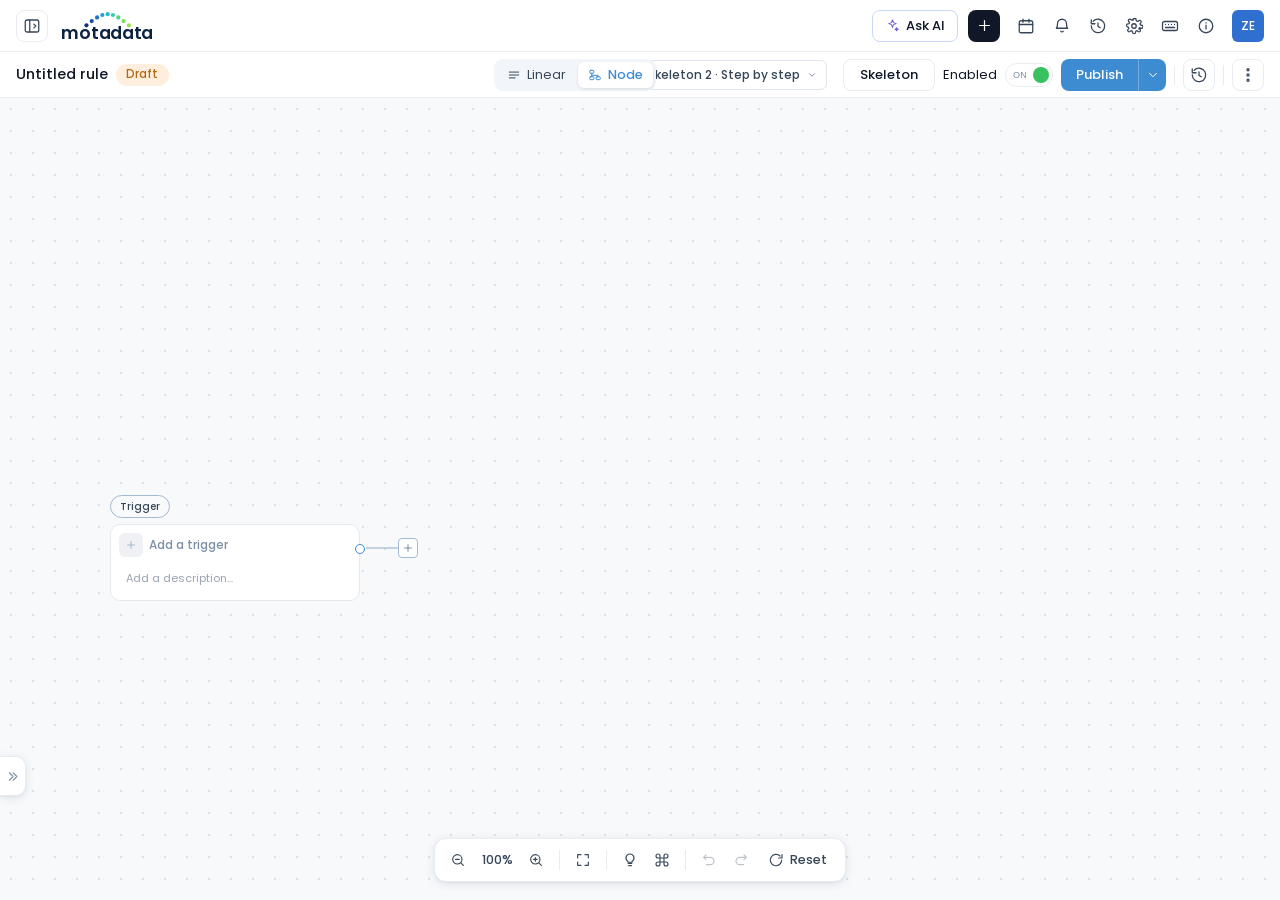
<file: index.html>
<!DOCTYPE html>
<html lang="en">
<head>
<meta charset="UTF-8">
<meta name="viewport" content="width=device-width, initial-scale=1.0">
<title>Motadata Workflow Builder</title>
<!-- GitHub Pages serves index.html by default; the prototype lives in
     workflow-canvas.html, which stays the canonical file name. -->
<meta http-equiv="refresh" content="0; url=workflow-canvas.html">
<link rel="canonical" href="workflow-canvas.html">
<style>
  body{
    margin:0;height:100vh;display:flex;align-items:center;justify-content:center;
    font-family:-apple-system,BlinkMacSystemFont,'Segoe UI',sans-serif;
    background:#f7f9fb;color:#364658;
  }
  a{color:#3d8bd0;}
</style>
</head>
<body>
  <p>Opening the workflow builder… <a href="workflow-canvas.html">continue</a></p>
  <script>location.replace('workflow-canvas.html');</script>
</body>
</html>
</file>
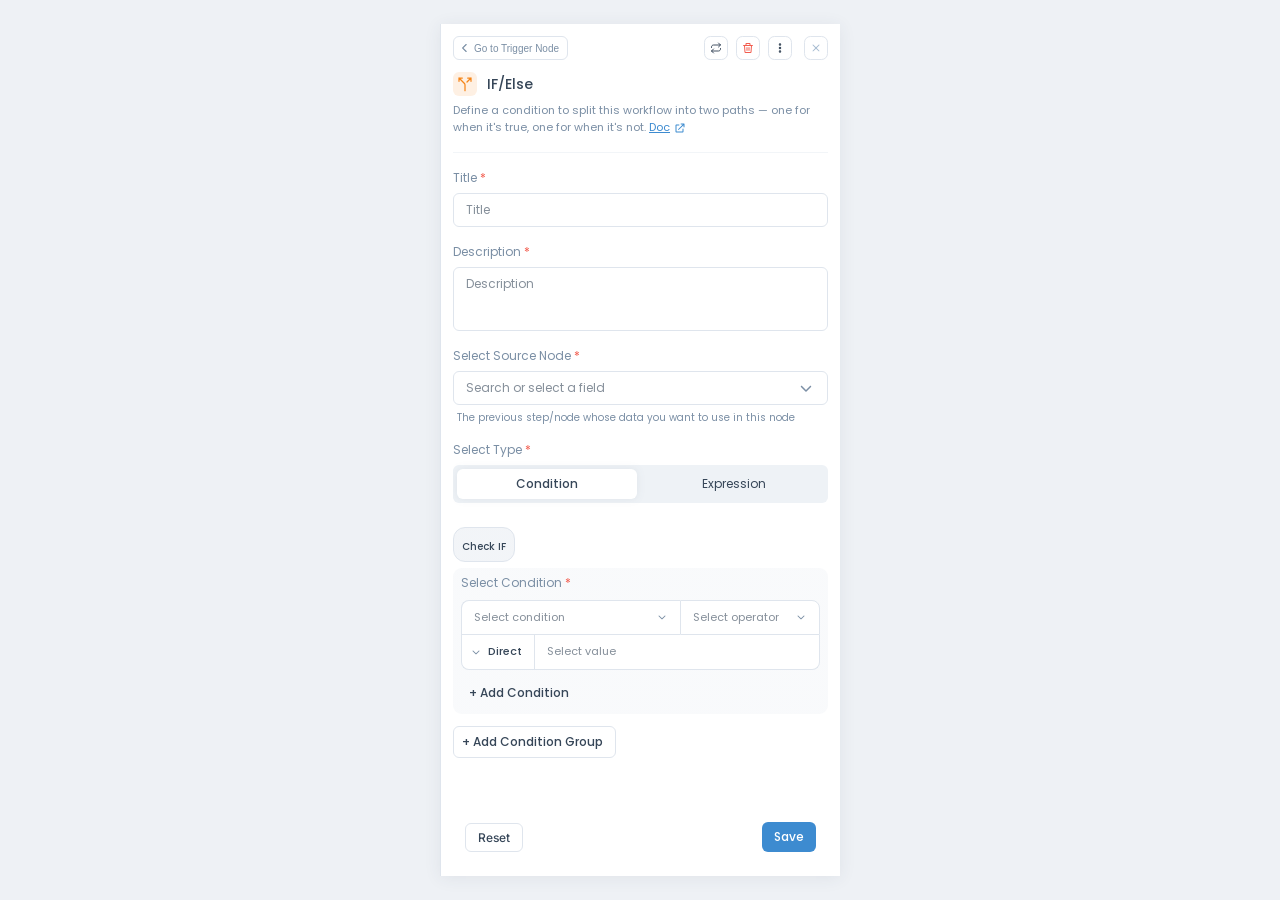
<file: ifelse-config-sidebar.html>
<!DOCTYPE html>
<html lang="en">
<head>
<meta charset="UTF-8">
<meta name="viewport" content="width=device-width, initial-scale=1.0">
<title>IF/Else Node Configuration Sidebar</title>
<link rel="preconnect" href="https://fonts.googleapis.com">
<link rel="preconnect" href="https://fonts.gstatic.com" crossorigin>
<link href="https://fonts.googleapis.com/css2?family=Poppins:wght@400;500&family=Inter:wght@500&display=swap" rel="stylesheet">
<style>
  :root{
    --page-text:#364658;
    --gray-label:#7b8fa5;
    --border:#dfe5ed;
    --light-border:rgba(223,229,237,.4);
    --grid-hover:rgba(223,229,237,.2);
    --primary:#3d8bd0;
    --critical:#f25c4e;
    --major:#f58518;
    --major-bg:rgba(245,133,24,.12);
    --switch-bg:#eef2f6;
    --neutral-darker:#14212d;
    --white:#fff;
  }
  *{box-sizing:border-box;margin:0;padding:0;}
  html,body{height:100%;}
  body{
    font-family:'Poppins',-apple-system,BlinkMacSystemFont,'Segoe UI',sans-serif;
    background:#eef1f5;
    display:flex;justify-content:center;align-items:flex-start;
    padding:24px;min-height:100vh;
  }

  /* ---- Sidebar shell ---- */
  .sidebar{
    width:400px;
    height:calc(100vh - 48px);
    max-height:940px;
    background:var(--white);
    border-left:1px solid var(--border);
    box-shadow:0 2px 16px rgba(54,70,88,.08);
    display:flex;flex-direction:column;overflow:hidden;
  }
  .cfg-container{flex:1 1 0;min-height:0;display:flex;flex-direction:column;padding:12px;}
  .cfg-inner{flex:1 1 0;min-height:0;display:flex;flex-direction:column;gap:16px;}

  /* small square icon button with border */
  .hover-box{
    width:24px;height:24px;border:.8px solid var(--border);border-radius:6.4px;
    display:flex;align-items:center;justify-content:center;
    background:none;cursor:pointer;flex-shrink:0;transition:background .15s;
  }
  .hover-box:hover{background:var(--grid-hover);}
  .hover-box img{width:12.8px;height:12.8px;display:block;}

  /* ---- Header block (fixed) ---- */
  .cfg-head{
    display:flex;flex-direction:column;gap:12px;
    padding-bottom:16px;border-bottom:1px solid var(--light-border);
    flex-shrink:0;
  }
  .cfg-topbar{display:flex;align-items:center;justify-content:space-between;gap:12px;}
  .cfg-topbar-left{flex:1 1 0;min-width:0;display:flex;align-items:center;justify-content:space-between;}
  .goto-pill{
    display:flex;align-items:center;gap:2px;
    border:1px solid var(--border);border-radius:6px;
    padding:4px 8px 4px 4px;background:none;cursor:pointer;flex-shrink:0;
  }
  .goto-pill img{width:14px;height:14px;display:block;transform:rotate(90deg);}
  .goto-pill span{font-size:10px;font-weight:500;color:var(--gray-label);white-space:nowrap;}
  .cfg-actions{display:flex;align-items:center;gap:8px;flex-shrink:0;}

  .cfg-node-title{display:flex;align-items:center;gap:10px;}
  .cfg-node-badge{
    width:24px;height:24px;border-radius:6px;background:var(--major-bg);
    display:flex;align-items:center;justify-content:center;flex-shrink:0;
  }
  .cfg-node-badge img{width:16px;height:16px;display:block;}
  .cfg-node-name{font-size:14px;font-weight:500;color:var(--page-text);}
  .cfg-desc{
    font-size:11px;font-weight:400;color:var(--gray-label);line-height:normal;
  }
  .cfg-desc a{color:var(--primary);text-decoration:underline;cursor:pointer;}
  .cfg-doc{display:inline-flex;align-items:center;gap:4px;white-space:nowrap;}
  .cfg-doc img{width:12px;height:12px;display:inline-block;vertical-align:middle;}

  /* ---- Scroll region ---- */
  .cfg-scroll{
    flex:1 1 0;min-height:0;overflow-y:auto;overflow-x:hidden;
    display:flex;flex-direction:column;gap:24px;width:100%;
  }
  .cfg-scroll::-webkit-scrollbar{width:6px;}
  .cfg-scroll::-webkit-scrollbar-thumb{background:var(--border);border-radius:3px;}

  /* ---- Form fields ---- */
  .cfg-form{display:flex;flex-direction:column;gap:16px;width:100%;}
  .field{display:flex;flex-direction:column;gap:6px;width:100%;}
  .field-label{font-size:12px;font-weight:400;color:var(--gray-label);}
  .field-label .req{color:var(--critical);}
  .field-help{font-size:10px;font-weight:400;color:var(--gray-label);padding:0 4px;line-height:1.36;}

  .input-box{
    background:var(--white);border:1px solid var(--border);border-radius:6px;
    padding:4px 12px;display:flex;align-items:center;gap:4px;width:100%;min-height:30px;
  }
  .input-box .ph{font-size:12px;color:var(--page-text);opacity:.6;padding:3px 0;}
  .input-box.textarea{height:64px;align-items:flex-start;}
  .input-box.textarea .ph{padding-top:3px;}
  .input-box img{width:18px;height:18px;display:block;flex-shrink:0;}
  .input-box .grow{flex:1 1 0;min-width:0;}
  .input-box.select{cursor:pointer;}

  /* Switch tabs */
  .switch-tabs{
    display:flex;gap:8px;align-items:center;padding:4px;width:100%;
    background:var(--switch-bg);border-radius:6px;
  }
  .switch-tab{
    flex:1 1 0;min-width:0;display:flex;align-items:center;justify-content:center;gap:4px;
    padding:6px 12px;border-radius:6px;border:none;background:none;cursor:pointer;
    font-family:inherit;font-size:12px;color:var(--page-text);font-weight:400;
  }
  .switch-tab.active{background:var(--white);font-weight:500;filter:drop-shadow(0 0 4px rgba(54,70,88,.08));}

  /* ---- Condition builder ---- */
  .cond-builder{display:flex;flex-direction:column;gap:12px;width:100%;}
  .cond-group{display:flex;flex-direction:column;gap:6px;width:100%;}
  .check-if-chip{
    align-self:flex-start;
    border:1px solid var(--border);border-radius:12px;padding:4px 8px;
    background:linear-gradient(90deg,rgba(223,229,237,.4),rgba(223,229,237,.4)),linear-gradient(90deg,#fff,#fff);
  }
  .check-if-chip span{font-size:10px;font-weight:500;color:var(--page-text);}
  .cond-card{
    display:flex;flex-direction:column;gap:8px;
    padding:6px 8px;border-radius:9px;
    background:linear-gradient(90deg,rgba(223,229,237,.2),rgba(223,229,237,.2)),linear-gradient(90deg,#fff,#fff);
  }
  .cond-card-title{font-size:12px;font-weight:400;color:var(--gray-label);}
  .cond-card-title .req{color:var(--critical);}

  .cond-grid{display:flex;flex-direction:column;width:360px;max-width:100%;}
  .cond-row{display:flex;width:100%;}
  .cell{
    background:var(--white);border:1px solid var(--border);
    height:35px;display:flex;align-items:center;padding:4px 12px;
    font-size:11px;color:var(--page-text);
  }
  .cell .ph{opacity:.6;font-weight:400;white-space:nowrap;}
  .cell .val{font-weight:500;white-space:nowrap;}
  .cell img{width:12px;height:12px;display:block;flex-shrink:0;}
  .cell.grow{flex:1 1 0;min-width:0;justify-content:space-between;gap:6px;}
  /* remove double borders between adjacent cells */
  .cell-condition{flex:1 1 0;min-width:0;border-radius:8px 0 0 0;border-right:none;justify-content:space-between;gap:6px;}
  .cell-operator{border-radius:0 8px 0 0;justify-content:space-between;gap:6px;width:140px;}
  .cell-direct{border-radius:0 0 0 8px;border-top:none;border-right:none;gap:6px;padding-left:8px;cursor:pointer;}
  .cell-value{flex:1 1 0;min-width:0;border-radius:0 0 8px 0;border-top:none;}

  .add-cond{
    align-self:flex-start;background:none;border:none;cursor:pointer;
    padding:6px 8px;border-radius:6px;
    font-family:inherit;font-size:12px;font-weight:500;color:var(--page-text);
  }
  .add-cond:hover{background:var(--grid-hover);}
  .add-cond-group{
    align-self:flex-start;
    border:1px solid var(--border);border-radius:6px;background:none;cursor:pointer;
    padding:6px 12px 6px 8px;
    font-family:inherit;font-size:12px;font-weight:500;color:var(--page-text);
  }
  .add-cond-group:hover{background:var(--grid-hover);}

  /* ---- Next Node Selection ---- */
  .next-node{display:flex;flex-direction:column;gap:12px;padding-top:18px;width:100%;}
  .next-node-head{display:flex;flex-direction:column;gap:4px;}
  .next-node-head h3{font-size:13px;font-weight:500;color:var(--neutral-darker);}
  .next-node-head p{font-size:11px;font-weight:400;color:var(--gray-label);}

  .nns-tree{position:relative;width:100%;height:180px;}
  .nns-marker{
    position:absolute;left:0;top:0;
    border:1px solid var(--border);border-radius:6px;padding:6px;
    background:var(--white);
  }
  .nns-marker-badge{
    width:20px;height:20px;border-radius:4px;background:var(--major-bg);
    display:flex;align-items:center;justify-content:center;
  }
  .nns-marker-badge img{width:10.667px;height:10.667px;display:block;transform:scaleY(-1) rotate(180deg);}
  .nns-connector{position:absolute;left:15px;top:20px;width:24.254px;height:89.652px;}
  .nns-connector img{width:100%;height:100%;display:block;}

  .nns-branch{
    position:absolute;left:56px;width:320px;max-width:calc(100% - 56px);
    background:var(--grid-hover);border-radius:8px;padding:8px;
    display:flex;flex-direction:column;gap:6px;
  }
  .nns-branch.if{top:4px;}
  .nns-branch.els{top:96px;}
  .nns-branch-label{font-size:11.5px;font-weight:400;color:var(--page-text);}
  .nns-add{
    display:flex;align-items:center;gap:4px;width:100%;
    background:var(--white);border:1px dashed var(--border);border-radius:6px;
    padding:4px 12px 4px 8px;cursor:pointer;text-decoration:none;
  }
  .nns-add img{width:18px;height:18px;display:block;flex-shrink:0;}
  .nns-add span{font-size:12px;color:var(--page-text);opacity:.6;}

  /* ---- Footer ---- */
  .cfg-footer{
    display:flex;align-items:center;justify-content:space-between;
    padding:12px;flex-shrink:0;width:100%;
  }
  .btn-reset{
    border:1px solid var(--border);border-radius:6px;background:none;cursor:pointer;
    padding:6px 12px;font-family:'Inter',sans-serif;font-size:12px;font-weight:500;color:var(--page-text);
  }
  .btn-save{
    background:var(--primary);border:none;border-radius:6px;cursor:pointer;
    padding:6px 12px;font-family:inherit;font-size:12px;font-weight:500;color:#fff;
  }
</style>
</head>
<body>
  <aside class="sidebar">
    <div class="cfg-container">
      <div class="cfg-inner">

        <!-- Fixed header -->
        <div class="cfg-head">
          <div class="cfg-topbar">
            <div class="cfg-topbar-left">
              <button class="goto-pill">
                <img src="assets/chevron-down.svg" alt="">
                <span>Go to Trigger Node</span>
              </button>
              <div class="cfg-actions">
                <button class="hover-box" aria-label="Repeat"><img src="assets/repeat.svg" alt=""></button>
                <button class="hover-box" aria-label="Delete"><img src="assets/delete.svg" alt=""></button>
                <button class="hover-box" aria-label="More"><img src="assets/more-vertical.svg" alt=""></button>
              </div>
            </div>
            <button class="hover-box" aria-label="Close"><img src="assets/close2.svg" alt=""></button>
          </div>

          <div style="display:flex;flex-direction:column;gap:6px;">
            <div class="cfg-node-title">
              <div class="cfg-node-badge"><img src="assets/split2.svg" alt=""></div>
              <span class="cfg-node-name">IF/Else</span>
            </div>
            <p class="cfg-desc">Define a condition to split this workflow into two paths — one for when it's true, one for when it's not.
              <span class="cfg-doc"><a href="https://docs.motadata.com/serviceops-docs/admin-section/automation/workflow/#purpose-audience-and-scope" target="_blank">Doc</a><img src="assets/open-link.svg" alt=""></span>
            </p>
          </div>
        </div>

        <!-- Scrollable content -->
        <div class="cfg-scroll">

          <!-- Form -->
          <div class="cfg-form">
            <div class="field">
              <div class="field-label">Title <span class="req">*</span></div>
              <div class="input-box"><span class="ph">Title</span></div>
            </div>

            <div class="field">
              <div class="field-label">Description <span class="req">*</span></div>
              <div class="input-box textarea"><span class="ph">Description</span></div>
            </div>

            <div class="field">
              <div class="field-label">Select Source Node <span class="req">*</span></div>
              <div class="input-box select">
                <span class="ph grow">Search or select a field</span>
                <img src="assets/chevron-down2.svg" alt="">
              </div>
              <div class="field-help">The previous step/node whose data you want to use in this node</div>
            </div>

            <div class="field">
              <div class="field-label">Select Type <span class="req">*</span></div>
              <div class="switch-tabs">
                <button class="switch-tab active">Condition</button>
                <button class="switch-tab">Expression</button>
              </div>
            </div>
          </div>

          <!-- Condition builder -->
          <div class="cond-builder">
            <div class="cond-group">
              <div class="check-if-chip"><span>Check IF</span></div>
              <div class="cond-card">
                <div class="cond-card-title">Select Condition <span class="req">*</span></div>
                <div class="cond-grid">
                  <div class="cond-row">
                    <div class="cell cell-condition"><span class="ph">Select condition</span><img src="assets/chevron-down.svg" alt=""></div>
                    <div class="cell cell-operator"><span class="ph">Select operator</span><img src="assets/chevron-down.svg" alt=""></div>
                  </div>
                  <div class="cond-row">
                    <div class="cell cell-direct"><img src="assets/chevron-down.svg" alt=""><span class="val">Direct</span></div>
                    <div class="cell cell-value"><span class="ph">Select value</span></div>
                  </div>
                </div>
                <button class="add-cond">+ Add Condition</button>
              </div>
            </div>
            <button class="add-cond-group">+ Add Condition Group</button>
          </div>

          <!-- Next Node Selection -->
          <div class="next-node">
            <div class="next-node-head">
              <h3>Next Node Selection</h3>
              <p>Pick the next step in your workflow</p>
            </div>
            <div class="nns-tree">
              <div class="nns-marker">
                <div class="nns-marker-badge"><img src="assets/split-next.svg" alt=""></div>
              </div>
              <div class="nns-connector"><img src="assets/branch-connector.svg" alt=""></div>

              <div class="nns-branch if">
                <div class="nns-branch-label">IF</div>
                <a class="nns-add">
                  <img src="assets/plus-square.svg" alt="">
                  <span>Add step when condition is met</span>
                </a>
              </div>

              <div class="nns-branch els">
                <div class="nns-branch-label">Else</div>
                <a class="nns-add">
                  <img src="assets/plus-square.svg" alt="">
                  <span>Add step when condition is not met</span>
                </a>
              </div>
            </div>
          </div>

        </div>

        <!-- Fixed footer -->
        <div class="cfg-footer">
          <button class="btn-reset">Reset</button>
          <button class="btn-save">Save</button>
        </div>

      </div>
    </div>
  </aside>
</body>
</html>
</file>
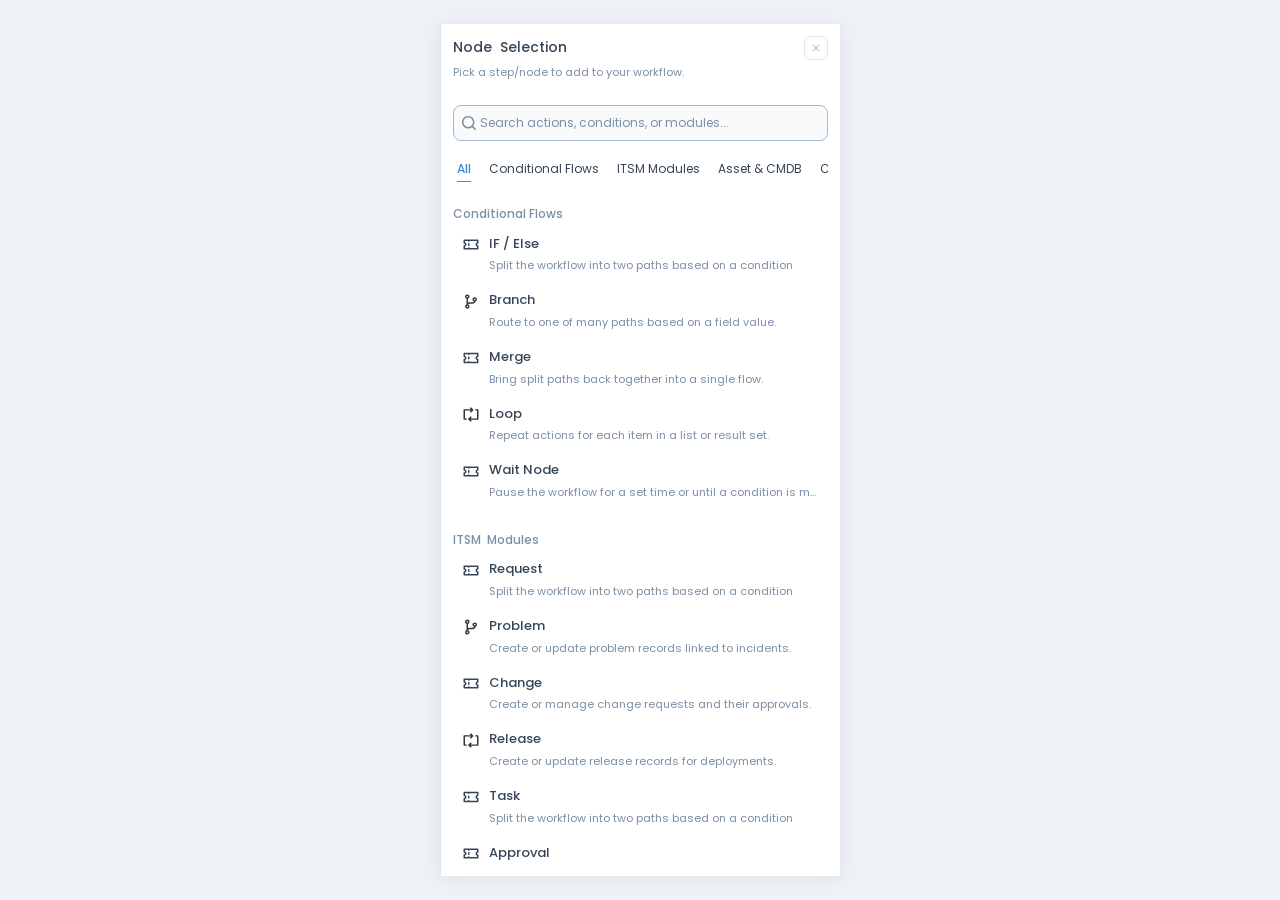
<file: node-selection-sidebar.html>
<!DOCTYPE html>
<html lang="en">
<head>
<meta charset="UTF-8">
<meta name="viewport" content="width=device-width, initial-scale=1.0">
<title>Node Selection Sidebar</title>
<link rel="preconnect" href="https://fonts.googleapis.com">
<link rel="preconnect" href="https://fonts.gstatic.com" crossorigin>
<link href="https://fonts.googleapis.com/css2?family=Poppins:wght@400;500&family=Inter:wght@500&display=swap" rel="stylesheet">
<style>
  :root{
    --page-text:#364658;
    --gray-label:#7b8fa5;
    --border:#dfe5ed;
    --light-border:rgba(223,229,237,.4);
    --grid-hover:rgba(223,229,237,.2);
    --primary:#3d8bd0;
    --light-gray-text:#a5bad0;
    --white:#fff;
  }
  *{box-sizing:border-box;margin:0;padding:0;}
  html,body{height:100%;}
  body{
    font-family:'Poppins',-apple-system,BlinkMacSystemFont,'Segoe UI',sans-serif;
    background:#eef1f5;
    display:flex;
    justify-content:center;
    align-items:flex-start;
    padding:24px;
    min-height:100vh;
  }

  /* ---- Sidebar shell ---- */
  .sidebar{
    width:400px;
    height:calc(100vh - 48px);
    max-height:900px;
    background:var(--white);
    border-left:1px solid var(--border);
    box-shadow:0 2px 16px rgba(54,70,88,.08);
    display:flex;
    flex-direction:column;
    overflow:hidden;
  }
  .ns-container{
    flex:1 1 0;
    min-height:0;
    display:flex;
    flex-direction:column;
    padding:12px;
  }
  .ns-inner{
    flex:1 1 0;
    min-height:0;
    display:flex;
    flex-direction:column;
    gap:24px;
  }

  /* ---- Header ---- */
  .ns-header{display:flex;flex-direction:column;gap:4px;}
  .ns-title-row{display:flex;align-items:center;justify-content:space-between;}
  .ns-title{font-size:14px;font-weight:500;color:var(--page-text);line-height:1.36;}
  .ns-subtitle{font-size:11px;font-weight:400;color:var(--gray-label);}

  .hover-box{
    width:24px;height:24px;
    border:.8px solid var(--border);
    border-radius:6.4px;
    display:flex;align-items:center;justify-content:center;
    background:none;cursor:pointer;flex-shrink:0;
    transition:background .15s;
  }
  .hover-box:hover{background:var(--grid-hover);}
  .hover-box img{width:12.8px;height:12.8px;display:block;}

  /* ---- Body (sticky search/tabs + scroll list) ---- */
  .ns-body{flex:1 1 0;min-height:0;display:flex;flex-direction:column;gap:20px;}
  .ns-sticky{display:flex;flex-direction:column;gap:16px;flex-shrink:0;}

  .search{
    width:100%;
    background:var(--grid-hover);
    border:1px solid var(--light-gray-text);
    border-radius:8px;
    padding:8px;
    display:flex;align-items:center;gap:4px;
    cursor:text;
  }
  .search img{width:14px;height:14px;display:block;flex-shrink:0;}
  .search input{
    border:none;background:none;outline:none;
    flex:1 1 0;min-width:0;
    font-family:inherit;font-size:12px;color:var(--page-text);
  }
  .search input::placeholder{color:var(--gray-label);opacity:1;}

  .tabs{
    display:flex;gap:10px;align-items:stretch;
    overflow-x:auto;
    scrollbar-width:none;
  }
  .tabs::-webkit-scrollbar{display:none;}
  .tab{
    background:none;border:none;cursor:pointer;
    font-family:inherit;font-size:12px;line-height:1.36;
    color:var(--page-text);font-weight:400;
    padding:4px;white-space:nowrap;flex-shrink:0;
    display:flex;flex-direction:column;align-items:center;
  }
  .tab.active{color:var(--primary);font-weight:500;}
  .tab.active::after{
    content:"";display:block;width:100%;height:0;
    border-bottom:1.5px solid var(--primary);
    margin-top:4px;
  }

  /* ---- Scrollable node list ---- */
  .ns-list-scroll{
    flex:1 1 0;min-height:0;
    overflow-y:auto;overflow-x:hidden;
    width:100%;
  }
  .ns-list-scroll::-webkit-scrollbar{width:6px;}
  .ns-list-scroll::-webkit-scrollbar-thumb{background:var(--border);border-radius:3px;}
  .ns-list{display:flex;flex-direction:column;gap:24px;width:100%;}

  .ns-section{display:flex;flex-direction:column;gap:6px;width:100%;}
  .ns-section-title{font-size:12px;font-weight:500;color:var(--gray-label);line-height:1.36;}
  .ns-items{display:flex;flex-direction:column;gap:4px;width:100%;}

  .node-item{
    display:flex;gap:6px;align-items:flex-start;
    padding:6px;border-radius:8px;width:100%;
    cursor:pointer;text-decoration:none;
    transition:background .15s;
  }
  .node-item:hover{background:var(--grid-hover);}
  .node-icon{
    width:24px;height:20px;border-radius:4px;
    display:flex;align-items:center;justify-content:center;
    flex-shrink:0;padding:1px 0;
  }
  .node-icon img{width:17.143px;height:17.143px;display:block;}
  .node-text{display:flex;flex-direction:column;gap:4px;min-width:0;flex:1 1 0;}
  .node-name{font-size:13px;font-weight:500;color:var(--page-text);line-height:1.36;}
  .node-desc{
    font-size:11px;font-weight:400;color:var(--gray-label);line-height:19px;
    white-space:nowrap;overflow:hidden;text-overflow:ellipsis;
  }
</style>
</head>
<body>
  <aside class="sidebar">
    <div class="ns-container">
      <div class="ns-inner">

        <!-- Header -->
        <div class="ns-header">
          <div class="ns-title-row">
            <span class="ns-title">Node&nbsp; Selection</span>
            <button class="hover-box" aria-label="Close">
              <img src="assets/close.svg" alt="">
            </button>
          </div>
          <div class="ns-subtitle">Pick a step/node to add to your workflow.</div>
        </div>

        <!-- Body -->
        <div class="ns-body">
          <div class="ns-sticky">
            <!-- Search -->
            <label class="search">
              <img src="assets/search.svg" alt="">
              <input type="text" placeholder="Search actions, conditions, or modules...">
            </label>
            <!-- Tabs -->
            <div class="tabs">
              <button class="tab active">All</button>
              <button class="tab">Conditional Flows</button>
              <button class="tab">ITSM Modules</button>
              <button class="tab">Asset &amp; CMDB</button>
              <button class="tab">Communication &amp; Integration</button>
            </div>
          </div>

          <!-- Scrollable list -->
          <div class="ns-list-scroll">
            <div class="ns-list">

              <!-- Conditional Flows -->
              <section class="ns-section">
                <div class="ns-section-title">Conditional Flows</div>
                <div class="ns-items">
                  <a class="node-item">
                    <div class="node-icon"><img src="assets/split.svg" alt=""></div>
                    <div class="node-text">
                      <div class="node-name">IF / Else</div>
                      <div class="node-desc">Split the workflow into two paths based on a condition</div>
                    </div>
                  </a>
                  <a class="node-item">
                    <div class="node-icon"><img src="assets/branch.svg" alt=""></div>
                    <div class="node-text">
                      <div class="node-name">Branch</div>
                      <div class="node-desc">Route to one of many paths based on a field value.</div>
                    </div>
                  </a>
                  <a class="node-item">
                    <div class="node-icon"><img src="assets/split.svg" alt=""></div>
                    <div class="node-text">
                      <div class="node-name">Merge</div>
                      <div class="node-desc">Bring split paths back together into a single flow.</div>
                    </div>
                  </a>
                  <a class="node-item">
                    <div class="node-icon"><img src="assets/loop-repeat.svg" alt=""></div>
                    <div class="node-text">
                      <div class="node-name">Loop</div>
                      <div class="node-desc">Repeat actions for each item in a list or result set.</div>
                    </div>
                  </a>
                  <a class="node-item">
                    <div class="node-icon"><img src="assets/split.svg" alt=""></div>
                    <div class="node-text">
                      <div class="node-name">Wait Node</div>
                      <div class="node-desc">Pause the workflow for a set time or until a condition is met.</div>
                    </div>
                  </a>
                </div>
              </section>

              <!-- ITSM Modules -->
              <section class="ns-section">
                <div class="ns-section-title">ITSM&nbsp; Modules</div>
                <div class="ns-items">
                  <a class="node-item">
                    <div class="node-icon"><img src="assets/split.svg" alt=""></div>
                    <div class="node-text">
                      <div class="node-name">Request</div>
                      <div class="node-desc">Split the workflow into two paths based on a condition</div>
                    </div>
                  </a>
                  <a class="node-item">
                    <div class="node-icon"><img src="assets/branch.svg" alt=""></div>
                    <div class="node-text">
                      <div class="node-name">Problem</div>
                      <div class="node-desc">Create or update problem records linked to incidents.</div>
                    </div>
                  </a>
                  <a class="node-item">
                    <div class="node-icon"><img src="assets/split.svg" alt=""></div>
                    <div class="node-text">
                      <div class="node-name">Change</div>
                      <div class="node-desc">Create or manage change requests and their approvals.</div>
                    </div>
                  </a>
                  <a class="node-item">
                    <div class="node-icon"><img src="assets/loop-repeat.svg" alt=""></div>
                    <div class="node-text">
                      <div class="node-name">Release</div>
                      <div class="node-desc">Create or update release records for deployments.</div>
                    </div>
                  </a>
                  <a class="node-item">
                    <div class="node-icon"><img src="assets/split.svg" alt=""></div>
                    <div class="node-text">
                      <div class="node-name">Task</div>
                      <div class="node-desc">Split the workflow into two paths based on a condition</div>
                    </div>
                  </a>
                  <a class="node-item">
                    <div class="node-icon"><img src="assets/split.svg" alt=""></div>
                    <div class="node-text">
                      <div class="node-name">Approval</div>
                      <div class="node-desc">Split the workflow into two paths based on a condition</div>
                    </div>
                  </a>
                </div>
              </section>

              <!-- Asset & CMDB -->
              <section class="ns-section">
                <div class="ns-section-title">Asset &amp; CMDB</div>
                <div class="ns-items">
                  <a class="node-item">
                    <div class="node-icon"><img src="assets/split.svg" alt=""></div>
                    <div class="node-text">
                      <div class="node-name">Hardware Asset</div>
                      <div class="node-desc">Assign, update, or look up physical assets like laptops and servers.</div>
                    </div>
                  </a>
                  <a class="node-item">
                    <div class="node-icon"><img src="assets/branch.svg" alt=""></div>
                    <div class="node-text">
                      <div class="node-name">Software Asset</div>
                      <div class="node-desc">Manage software licenses, installations, and entitlements.</div>
                    </div>
                  </a>
                  <a class="node-item">
                    <div class="node-icon"><img src="assets/split.svg" alt=""></div>
                    <div class="node-text">
                      <div class="node-name">Non-IT Asset</div>
                      <div class="node-desc">Manage facilities, furniture, and other non-IT inventory.</div>
                    </div>
                  </a>
                  <a class="node-item">
                    <div class="node-icon"><img src="assets/loop-repeat.svg" alt=""></div>
                    <div class="node-text">
                      <div class="node-name">CMDB</div>
                      <div class="node-desc">Split the workflow into two paths based on a condition</div>
                    </div>
                  </a>
                  <a class="node-item">
                    <div class="node-icon"><img src="assets/split.svg" alt=""></div>
                    <div class="node-text">
                      <div class="node-name">Asset Movement</div>
                      <div class="node-desc">Split the workflow into two paths based on a condition</div>
                    </div>
                  </a>
                </div>
              </section>

              <!-- Communication & Integration -->
              <section class="ns-section">
                <div class="ns-section-title">Communication &amp; Integration</div>
                <div class="ns-items">
                  <a class="node-item">
                    <div class="node-icon"><img src="assets/split.svg" alt=""></div>
                    <div class="node-text">
                      <div class="node-name">User</div>
                      <div class="node-desc">Look up user profiles, departments, or update user records.</div>
                    </div>
                  </a>
                  <a class="node-item">
                    <div class="node-icon"><img src="assets/branch.svg" alt=""></div>
                    <div class="node-text">
                      <div class="node-name">Notification</div>
                      <div class="node-desc">Send emails, SMS, or in-app alerts to people.</div>
                    </div>
                  </a>
                </div>
              </section>

            </div>
          </div>
        </div>

      </div>
    </div>
  </aside>
</body>
</html>
</file>
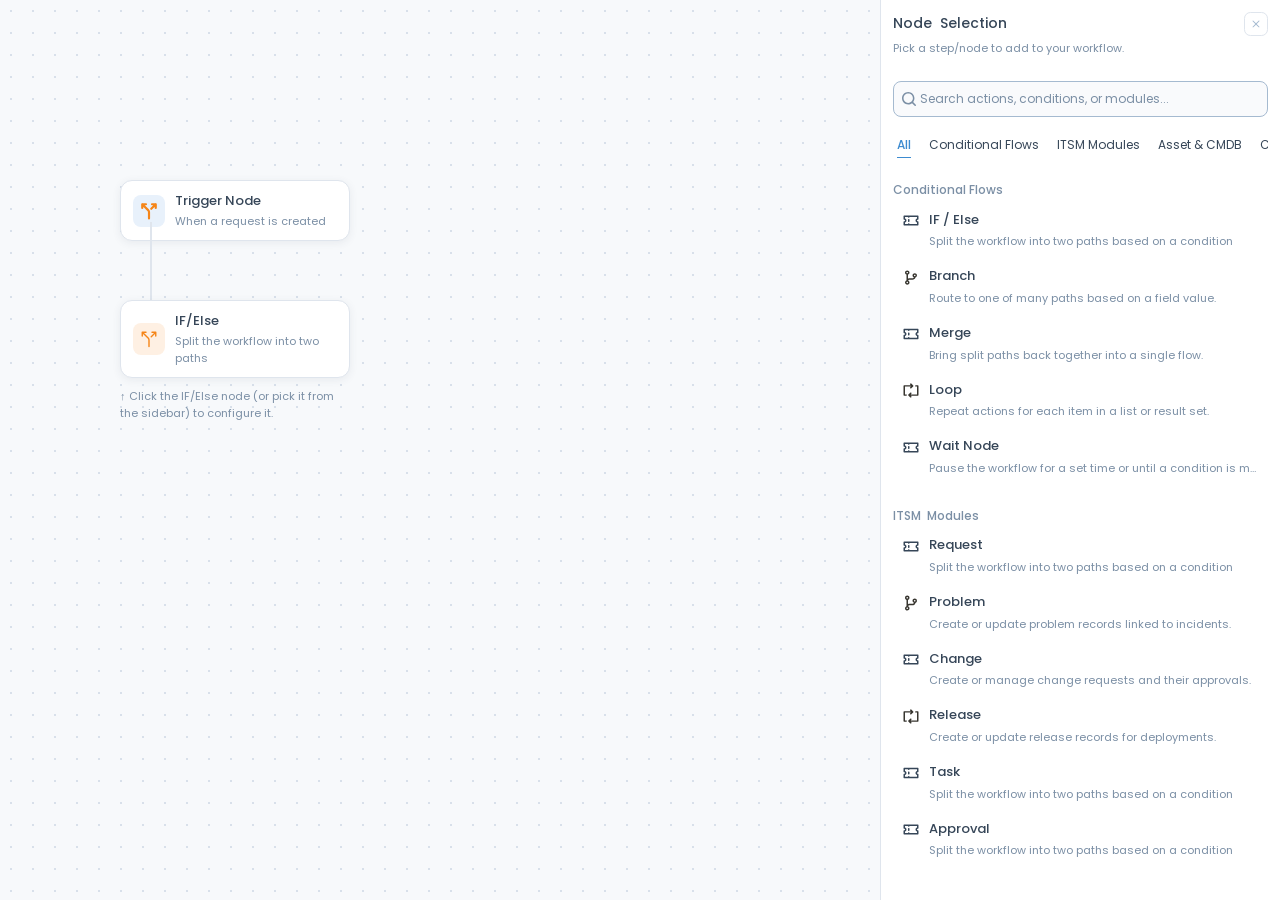
<file: workflow-canvas.backup.html>
<!DOCTYPE html>
<html lang="en">
<head>
<meta charset="UTF-8">
<meta name="viewport" content="width=device-width, initial-scale=1.0">
<title>Workflow — Node Sidebar Flow</title>
<link rel="preconnect" href="https://fonts.googleapis.com">
<link rel="preconnect" href="https://fonts.gstatic.com" crossorigin>
<link href="https://fonts.googleapis.com/css2?family=Poppins:wght@400;500&family=Inter:wght@500&display=swap" rel="stylesheet">
<style>
  :root{
    --page-text:#364658;
    --gray-label:#7b8fa5;
    --border:#dfe5ed;
    --light-border:rgba(223,229,237,.4);
    --grid-hover:rgba(223,229,237,.2);
    --primary:#3d8bd0;
    --light-gray-text:#a5bad0;
    --critical:#f25c4e;
    --major:#f58518;
    --major-bg:rgba(245,133,24,.12);
    --switch-bg:#eef2f6;
    --neutral-darker:#14212d;
    --white:#fff;
    --ease:cubic-bezier(.4,0,.2,1);
  }
  *{box-sizing:border-box;margin:0;padding:0;}
  html,body{height:100%;}
  body{font-family:'Poppins',-apple-system,BlinkMacSystemFont,'Segoe UI',sans-serif;}

  /* ============ Stage / canvas ============ */
  .stage{position:fixed;inset:0;display:flex;background:#f7f9fb;}
  .canvas{
    flex:1;position:relative;overflow:hidden;
    background-color:#f7f9fb;
    background-image:radial-gradient(#d8e0ea 1.3px, transparent 1.3px);
    background-size:22px 22px;
  }
  .wf-node{
    position:absolute;background:var(--white);border:1px solid var(--border);
    border-radius:12px;padding:10px 12px;display:flex;gap:10px;align-items:center;
    box-shadow:0 2px 8px rgba(54,70,88,.08);width:230px;
  }
  .wf-node .wf-ic{width:32px;height:32px;border-radius:8px;display:flex;align-items:center;justify-content:center;flex-shrink:0;}
  .wf-node .wf-ic img{width:18px;height:18px;}
  .wf-node .wf-t{display:flex;flex-direction:column;gap:2px;}
  .wf-node .wf-t b{font-size:13px;font-weight:500;color:var(--page-text);}
  .wf-node .wf-t small{font-size:11px;color:var(--gray-label);}
  .wf-node.trigger{left:120px;top:180px;}
  .wf-node.trigger .wf-ic{background:#e8f1fb;}
  .wf-node.ifelse{left:120px;top:300px;cursor:pointer;transition:box-shadow .15s,border-color .15s;}
  .wf-node.ifelse .wf-ic{background:var(--major-bg);}
  .wf-node.ifelse:hover{border-color:var(--primary);box-shadow:0 4px 14px rgba(61,139,208,.18);}
  .wf-connector{position:absolute;left:150px;top:222px;width:2px;height:78px;background:var(--border);}
  .canvas-hint{position:absolute;left:120px;top:388px;font-size:11px;color:var(--gray-label);width:230px;}

  /* ============ Dock ============ */
  .dock{width:400px;height:100%;flex-shrink:0;}
  .sidebar{
    width:400px;height:100%;background:var(--white);
    border-left:1px solid var(--border);box-shadow:-2px 0 16px rgba(54,70,88,.06);
    display:flex;flex-direction:column;overflow:hidden;
  }

  /* shared square icon button */
  .hover-box{
    width:24px;height:24px;border:.8px solid var(--border);border-radius:6.4px;
    display:flex;align-items:center;justify-content:center;
    background:none;cursor:pointer;flex-shrink:0;transition:background .15s;
  }
  .hover-box:hover{background:var(--grid-hover);}
  .hover-box img{width:12.8px;height:12.8px;display:block;}

  /* ============================================================
     SCREEN 1 — Node Selection
     ============================================================ */
  .ns-container{flex:1 1 0;min-height:0;display:flex;flex-direction:column;padding:12px;}
  .ns-inner{flex:1 1 0;min-height:0;display:flex;flex-direction:column;gap:24px;}
  .ns-header{display:flex;flex-direction:column;gap:4px;}
  .ns-title-row{display:flex;align-items:center;justify-content:space-between;}
  .ns-title{font-size:14px;font-weight:500;color:var(--page-text);line-height:1.36;}
  .ns-subtitle{font-size:11px;font-weight:400;color:var(--gray-label);}
  .ns-body{flex:1 1 0;min-height:0;display:flex;flex-direction:column;gap:20px;}
  .ns-sticky{display:flex;flex-direction:column;gap:16px;flex-shrink:0;}
  .search{
    width:100%;background:var(--grid-hover);border:1px solid var(--light-gray-text);
    border-radius:8px;padding:8px;display:flex;align-items:center;gap:4px;cursor:text;
  }
  .search img{width:14px;height:14px;display:block;flex-shrink:0;}
  .search input{border:none;background:none;outline:none;flex:1 1 0;min-width:0;font-family:inherit;font-size:12px;color:var(--page-text);}
  .search input::placeholder{color:var(--gray-label);opacity:1;}
  .tabs{display:flex;gap:10px;align-items:stretch;overflow-x:auto;scrollbar-width:none;}
  .tabs::-webkit-scrollbar{display:none;}
  .tab{
    background:none;border:none;cursor:pointer;font-family:inherit;font-size:12px;line-height:1.36;
    color:var(--page-text);font-weight:400;padding:4px;white-space:nowrap;flex-shrink:0;
    display:flex;flex-direction:column;align-items:center;
  }
  .tab.active{color:var(--primary);font-weight:500;}
  .tab.active::after{content:"";display:block;width:100%;height:0;border-bottom:1.5px solid var(--primary);margin-top:4px;}
  .ns-list-scroll{flex:1 1 0;min-height:0;overflow-y:auto;overflow-x:hidden;width:100%;}
  .ns-list-scroll::-webkit-scrollbar{width:6px;}
  .ns-list-scroll::-webkit-scrollbar-thumb{background:var(--border);border-radius:3px;}
  .ns-list{display:flex;flex-direction:column;gap:24px;width:100%;}
  .ns-section{display:flex;flex-direction:column;gap:6px;width:100%;}
  .ns-section-title{font-size:12px;font-weight:500;color:var(--gray-label);line-height:1.36;}
  .ns-items{display:flex;flex-direction:column;gap:4px;width:100%;}
  .node-item{
    display:flex;gap:6px;align-items:flex-start;padding:6px;border-radius:8px;width:100%;
    cursor:pointer;text-decoration:none;transition:background .15s;
  }
  .node-item:hover{background:var(--grid-hover);}
  .node-icon{width:24px;height:20px;border-radius:4px;display:flex;align-items:center;justify-content:center;flex-shrink:0;padding:1px 0;}
  .node-icon img{width:17.143px;height:17.143px;display:block;}
  .node-text{display:flex;flex-direction:column;gap:4px;min-width:0;flex:1 1 0;}
  .node-name{font-size:13px;font-weight:500;color:var(--page-text);line-height:1.36;}
  .node-desc{font-size:11px;font-weight:400;color:var(--gray-label);line-height:19px;white-space:nowrap;overflow:hidden;text-overflow:ellipsis;}

  /* ============================================================
     SCREEN 2 — IF/Else configuration
     ============================================================ */
  .cfg-container{flex:1 1 0;min-height:0;display:flex;flex-direction:column;padding:12px;}
  .cfg-inner{flex:1 1 0;min-height:0;display:flex;flex-direction:column;}

  /* ---- Collapsing header ---- */
  /* --dur: main collapse duration (slow), --dur-fade: opacity fade */
  .cfg-head{display:flex;flex-direction:column;flex-shrink:0;padding-bottom:0;transition:box-shadow .45s var(--ease),padding-bottom .6s var(--ease);--dur:.6s;--dur-fade:.45s;}
  .head-top{display:flex;align-items:center;justify-content:space-between;gap:12px;min-height:24px;}
  .head-left{position:relative;display:flex;align-items:center;gap:8px;min-width:0;}
  .goto-pill{
    position:relative;
    display:flex;align-items:center;gap:4px;border:1px solid var(--border);border-radius:6px;
    padding:4px 8px;background:none;cursor:pointer;flex-shrink:0;
    transition:padding var(--dur) var(--ease);
  }
  .goto-pill img{width:14px;height:14px;display:block;transform:rotate(90deg);flex-shrink:0;}
  .pill-text{
    font-size:10px;font-weight:500;color:var(--gray-label);white-space:nowrap;overflow:hidden;
    max-width:120px;opacity:1;margin-left:0;
    transition:max-width var(--dur) var(--ease),opacity var(--dur-fade) var(--ease),margin-left var(--dur) var(--ease);
  }
  /* IF/Else title — absolutely positioned so it RISES UP from below into the
     top bar (vertical motion), rather than sliding in horizontally. */
  .title-inline{
    position:absolute;left:36px;top:50%;
    display:flex;align-items:center;gap:8px;
    opacity:0;pointer-events:none;
    transform:translateY(calc(-50% + 20px));
    transition:opacity var(--dur-fade) var(--ease),transform var(--dur) var(--ease);
  }
  .head-right{display:flex;align-items:center;gap:8px;flex-shrink:0;}
  .cfg-actions{display:flex;align-items:center;gap:8px;}

  .cfg-node-badge{width:24px;height:24px;border-radius:6px;background:var(--major-bg);display:flex;align-items:center;justify-content:center;flex-shrink:0;}
  .cfg-node-badge img{width:16px;height:16px;display:block;}
  .cfg-node-name{font-size:14px;font-weight:500;color:var(--page-text);white-space:nowrap;}

  /* expanded block: title + description (collapses on scroll) */
  .head-expanded{
    display:flex;flex-direction:column;gap:6px;overflow:hidden;
    max-height:160px;opacity:1;margin-top:12px;
    transition:max-height var(--dur) var(--ease),opacity var(--dur-fade) var(--ease),margin-top var(--dur) var(--ease);
  }
  .cfg-node-title{display:flex;align-items:center;gap:10px;}
  .cfg-desc{font-size:11px;font-weight:400;color:var(--gray-label);line-height:normal;}
  .cfg-desc a{color:var(--primary);text-decoration:underline;cursor:pointer;}
  .cfg-doc{display:inline-flex;align-items:center;gap:4px;white-space:nowrap;}
  .cfg-doc img{width:12px;height:12px;display:inline-block;vertical-align:middle;}
  /* full-bleed divider: extends past the 12px container padding so it touches
     both sidebar edges with no horizontal inset */
  .head-divider{
    height:1px;background:var(--light-border);transform-origin:center;
    width:calc(100% + 24px);margin-left:-12px;margin-top:12px;opacity:1;
    transition:opacity var(--dur-fade) var(--ease),margin-top var(--dur) var(--ease),transform var(--dur) var(--ease);
  }

  /* collapsed state */
  .cfg-head.collapsed .pill-text{max-width:0;opacity:0;margin-left:-4px;}
  .cfg-head.collapsed .goto-pill{padding:4px 5px;}
  .cfg-head.collapsed .title-inline{opacity:1;pointer-events:auto;transform:translateY(-50%);}
  .cfg-head.collapsed .head-expanded{max-height:0;opacity:0;margin-top:0;}
  .cfg-head.collapsed .head-divider{opacity:0;margin-top:0;transform:scaleY(0);}
  .cfg-head.collapsed{box-shadow:0 4px 10px -8px rgba(54,70,88,.35);padding-bottom:12px;}

  /* Tooltip on the collapsed back-icon (shows the hidden "Go to Trigger Node"
     label instantly on hover, with an arrow pointing up to the icon) */
  .goto-pill::after{
    content:"Go to Trigger Node";
    position:absolute;top:calc(100% + 9px);left:0;
    background:var(--neutral-darker);color:#fff;font-size:11px;font-weight:400;line-height:1;
    padding:6px 9px;border-radius:6px;white-space:nowrap;
    opacity:0;visibility:hidden;pointer-events:none;z-index:60;
    transition:opacity .1s var(--ease),visibility .1s var(--ease);
  }
  .goto-pill::before{
    content:"";position:absolute;top:calc(100% + 3px);left:11px;
    border:6px solid transparent;border-bottom-color:var(--neutral-darker);
    opacity:0;visibility:hidden;pointer-events:none;z-index:60;
    transition:opacity .1s var(--ease),visibility .1s var(--ease);
  }
  .cfg-head.collapsed .goto-pill:hover::after,
  .cfg-head.collapsed .goto-pill:hover::before{opacity:1;visibility:visible;}

  /* ---- Scroll region ---- */
  .cfg-scroll{flex:1 1 0;min-height:0;overflow-y:auto;overflow-x:hidden;display:flex;flex-direction:column;gap:24px;width:100%;padding-top:16px;}
  .cfg-scroll::-webkit-scrollbar{width:6px;}
  .cfg-scroll::-webkit-scrollbar-thumb{background:var(--border);border-radius:3px;}

  /* ---- Form fields ---- */
  .cfg-form{display:flex;flex-direction:column;gap:16px;width:100%;}
  .field{display:flex;flex-direction:column;gap:6px;width:100%;}
  .field-label{font-size:12px;font-weight:400;color:var(--gray-label);}
  .field-label .req{color:var(--critical);}
  .field-help{font-size:10px;font-weight:400;color:var(--gray-label);padding:0 4px;line-height:1.36;}
  .input-box{background:var(--white);border:1px solid var(--border);border-radius:6px;padding:4px 12px;display:flex;align-items:center;gap:4px;width:100%;min-height:30px;}
  .input-box .ph{font-size:12px;color:var(--page-text);opacity:.6;padding:3px 0;}
  .input-box.textarea{height:64px;align-items:flex-start;}
  .input-box img{width:18px;height:18px;display:block;flex-shrink:0;}
  .input-box .grow{flex:1 1 0;min-width:0;}
  .input-box.select{cursor:pointer;}
  .switch-tabs{display:flex;gap:8px;align-items:center;padding:4px;width:100%;background:var(--switch-bg);border-radius:6px;}
  .switch-tab{flex:1 1 0;min-width:0;display:flex;align-items:center;justify-content:center;gap:4px;padding:6px 12px;border-radius:6px;border:none;background:none;cursor:pointer;font-family:inherit;font-size:12px;color:var(--page-text);font-weight:400;}
  .switch-tab.active{background:var(--white);font-weight:500;filter:drop-shadow(0 0 4px rgba(54,70,88,.08));}

  /* ---- Condition builder ---- */
  .cond-builder{display:flex;flex-direction:column;gap:12px;width:100%;}
  .cond-group{display:flex;flex-direction:column;gap:6px;width:100%;}
  .check-if-chip{align-self:flex-start;border:1px solid var(--border);border-radius:12px;padding:4px 8px;background:linear-gradient(90deg,rgba(223,229,237,.4),rgba(223,229,237,.4)),#fff;}
  .check-if-chip span{font-size:10px;font-weight:500;color:var(--page-text);}
  .cond-card{display:flex;flex-direction:column;gap:8px;padding:6px 8px;border-radius:9px;background:linear-gradient(90deg,rgba(223,229,237,.2),rgba(223,229,237,.2)),#fff;}
  .cond-card-title{font-size:12px;font-weight:400;color:var(--gray-label);}
  .cond-card-title .req{color:var(--critical);}
  .cond-grid{display:flex;flex-direction:column;width:360px;max-width:100%;}
  .cond-row{display:flex;width:100%;}
  .cell{background:var(--white);border:1px solid var(--border);height:35px;display:flex;align-items:center;padding:4px 12px;font-size:11px;color:var(--page-text);}
  .cell .ph{opacity:.6;font-weight:400;white-space:nowrap;}
  .cell .val{font-weight:500;white-space:nowrap;}
  .cell img{width:12px;height:12px;display:block;flex-shrink:0;}
  .cell-condition{flex:1 1 0;min-width:0;border-radius:8px 0 0 0;border-right:none;justify-content:space-between;gap:6px;}
  .cell-operator{border-radius:0 8px 0 0;justify-content:space-between;gap:6px;width:140px;}
  .cell-direct{border-radius:0 0 0 8px;border-top:none;border-right:none;gap:6px;padding-left:8px;cursor:pointer;}
  .cell-value{flex:1 1 0;min-width:0;border-radius:0 0 8px 0;border-top:none;}
  .add-cond{align-self:flex-start;background:none;border:none;cursor:pointer;padding:6px 8px;border-radius:6px;font-family:inherit;font-size:12px;font-weight:500;color:var(--page-text);}
  .add-cond:hover{background:var(--grid-hover);}
  .add-cond-group{align-self:flex-start;border:1px solid var(--border);border-radius:6px;background:none;cursor:pointer;padding:6px 12px 6px 8px;font-family:inherit;font-size:12px;font-weight:500;color:var(--page-text);}
  .add-cond-group:hover{background:var(--grid-hover);}

  /* ---- Next Node Selection ---- */
  .next-node{display:flex;flex-direction:column;gap:12px;padding-top:18px;width:100%;}
  .next-node-head{display:flex;flex-direction:column;gap:4px;}
  .next-node-head h3{font-size:13px;font-weight:500;color:var(--neutral-darker);}
  .next-node-head p{font-size:11px;font-weight:400;color:var(--gray-label);}
  .nns-tree{position:relative;width:100%;height:180px;}
  .nns-marker{position:absolute;left:0;top:0;border:1px solid var(--border);border-radius:6px;padding:6px;background:var(--white);}
  .nns-marker-badge{width:20px;height:20px;border-radius:4px;background:var(--major-bg);display:flex;align-items:center;justify-content:center;}
  .nns-marker-badge img{width:10.667px;height:10.667px;display:block;transform:scaleY(-1) rotate(180deg);}
  .nns-connector{position:absolute;left:15px;top:20px;width:24.254px;height:89.652px;}
  .nns-connector img{width:100%;height:100%;display:block;}
  .nns-branch{position:absolute;left:56px;width:320px;max-width:calc(100% - 56px);background:var(--grid-hover);border-radius:8px;padding:8px;display:flex;flex-direction:column;gap:6px;}
  .nns-branch.if{top:4px;}
  .nns-branch.els{top:96px;}
  .nns-branch-label{font-size:11.5px;font-weight:400;color:var(--page-text);}
  .nns-add{display:flex;align-items:center;gap:4px;width:100%;background:var(--white);border:1px dashed var(--border);border-radius:6px;padding:4px 12px 4px 8px;cursor:pointer;text-decoration:none;}
  .nns-add img{width:18px;height:18px;display:block;flex-shrink:0;}
  .nns-add span{font-size:12px;color:var(--page-text);opacity:.6;}

  /* ---- Footer ---- */
  .cfg-footer{display:flex;align-items:center;justify-content:space-between;padding:12px;flex-shrink:0;width:100%;border-top:1px solid var(--light-border);}
  .btn-reset{border:1px solid var(--border);border-radius:6px;background:none;cursor:pointer;padding:6px 12px;font-family:'Inter',sans-serif;font-size:12px;font-weight:500;color:var(--page-text);}
  .btn-save{background:var(--primary);border:none;border-radius:6px;cursor:pointer;padding:6px 12px;font-family:inherit;font-size:12px;font-weight:500;color:#fff;}

  .hidden{display:none !important;}
</style>
</head>
<body>
  <div class="stage">

    <!-- ===================== CANVAS ===================== -->
    <div class="canvas">
      <div class="wf-node trigger">
        <div class="wf-ic"><img src="assets/split-next.svg" alt=""></div>
        <div class="wf-t"><b>Trigger Node</b><small>When a request is created</small></div>
      </div>
      <div class="wf-connector"></div>
      <div class="wf-node ifelse" id="canvasIfElse">
        <div class="wf-ic"><img src="assets/split2.svg" alt=""></div>
        <div class="wf-t"><b>IF/Else</b><small>Split the workflow into two paths</small></div>
      </div>
      <div class="canvas-hint">↑ Click the IF/Else node (or pick it from the sidebar) to configure it.</div>
    </div>

    <!-- ===================== DOCK ===================== -->
    <div class="dock">

      <!-- --------- SCREEN 1: Node Selection --------- -->
      <aside class="sidebar" id="nodeSelection">
        <div class="ns-container">
          <div class="ns-inner">
            <div class="ns-header">
              <div class="ns-title-row">
                <span class="ns-title">Node&nbsp; Selection</span>
                <button class="hover-box" aria-label="Close"><img src="assets/close.svg" alt=""></button>
              </div>
              <div class="ns-subtitle">Pick a step/node to add to your workflow.</div>
            </div>
            <div class="ns-body">
              <div class="ns-sticky">
                <label class="search">
                  <img src="assets/search.svg" alt="">
                  <input type="text" placeholder="Search actions, conditions, or modules...">
                </label>
                <div class="tabs">
                  <button class="tab active">All</button>
                  <button class="tab">Conditional Flows</button>
                  <button class="tab">ITSM Modules</button>
                  <button class="tab">Asset &amp; CMDB</button>
                  <button class="tab">Communication &amp; Integration</button>
                </div>
              </div>
              <div class="ns-list-scroll">
                <div class="ns-list">
                  <section class="ns-section">
                    <div class="ns-section-title">Conditional Flows</div>
                    <div class="ns-items">
                      <a class="node-item" id="ifElseItem">
                        <div class="node-icon"><img src="assets/split.svg" alt=""></div>
                        <div class="node-text"><div class="node-name">IF / Else</div><div class="node-desc">Split the workflow into two paths based on a condition</div></div>
                      </a>
                      <a class="node-item">
                        <div class="node-icon"><img src="assets/branch.svg" alt=""></div>
                        <div class="node-text"><div class="node-name">Branch</div><div class="node-desc">Route to one of many paths based on a field value.</div></div>
                      </a>
                      <a class="node-item">
                        <div class="node-icon"><img src="assets/split.svg" alt=""></div>
                        <div class="node-text"><div class="node-name">Merge</div><div class="node-desc">Bring split paths back together into a single flow.</div></div>
                      </a>
                      <a class="node-item">
                        <div class="node-icon"><img src="assets/loop-repeat.svg" alt=""></div>
                        <div class="node-text"><div class="node-name">Loop</div><div class="node-desc">Repeat actions for each item in a list or result set.</div></div>
                      </a>
                      <a class="node-item">
                        <div class="node-icon"><img src="assets/split.svg" alt=""></div>
                        <div class="node-text"><div class="node-name">Wait Node</div><div class="node-desc">Pause the workflow for a set time or until a condition is met.</div></div>
                      </a>
                    </div>
                  </section>
                  <section class="ns-section">
                    <div class="ns-section-title">ITSM&nbsp; Modules</div>
                    <div class="ns-items">
                      <a class="node-item"><div class="node-icon"><img src="assets/split.svg" alt=""></div><div class="node-text"><div class="node-name">Request</div><div class="node-desc">Split the workflow into two paths based on a condition</div></div></a>
                      <a class="node-item"><div class="node-icon"><img src="assets/branch.svg" alt=""></div><div class="node-text"><div class="node-name">Problem</div><div class="node-desc">Create or update problem records linked to incidents.</div></div></a>
                      <a class="node-item"><div class="node-icon"><img src="assets/split.svg" alt=""></div><div class="node-text"><div class="node-name">Change</div><div class="node-desc">Create or manage change requests and their approvals.</div></div></a>
                      <a class="node-item"><div class="node-icon"><img src="assets/loop-repeat.svg" alt=""></div><div class="node-text"><div class="node-name">Release</div><div class="node-desc">Create or update release records for deployments.</div></div></a>
                      <a class="node-item"><div class="node-icon"><img src="assets/split.svg" alt=""></div><div class="node-text"><div class="node-name">Task</div><div class="node-desc">Split the workflow into two paths based on a condition</div></div></a>
                      <a class="node-item"><div class="node-icon"><img src="assets/split.svg" alt=""></div><div class="node-text"><div class="node-name">Approval</div><div class="node-desc">Split the workflow into two paths based on a condition</div></div></a>
                    </div>
                  </section>
                  <section class="ns-section">
                    <div class="ns-section-title">Asset &amp; CMDB</div>
                    <div class="ns-items">
                      <a class="node-item"><div class="node-icon"><img src="assets/split.svg" alt=""></div><div class="node-text"><div class="node-name">Hardware Asset</div><div class="node-desc">Assign, update, or look up physical assets like laptops and servers.</div></div></a>
                      <a class="node-item"><div class="node-icon"><img src="assets/branch.svg" alt=""></div><div class="node-text"><div class="node-name">Software Asset</div><div class="node-desc">Manage software licenses, installations, and entitlements.</div></div></a>
                      <a class="node-item"><div class="node-icon"><img src="assets/split.svg" alt=""></div><div class="node-text"><div class="node-name">Non-IT Asset</div><div class="node-desc">Manage facilities, furniture, and other non-IT inventory.</div></div></a>
                      <a class="node-item"><div class="node-icon"><img src="assets/loop-repeat.svg" alt=""></div><div class="node-text"><div class="node-name">CMDB</div><div class="node-desc">Split the workflow into two paths based on a condition</div></div></a>
                      <a class="node-item"><div class="node-icon"><img src="assets/split.svg" alt=""></div><div class="node-text"><div class="node-name">Asset Movement</div><div class="node-desc">Split the workflow into two paths based on a condition</div></div></a>
                    </div>
                  </section>
                  <section class="ns-section">
                    <div class="ns-section-title">Communication &amp; Integration</div>
                    <div class="ns-items">
                      <a class="node-item"><div class="node-icon"><img src="assets/split.svg" alt=""></div><div class="node-text"><div class="node-name">User</div><div class="node-desc">Look up user profiles, departments, or update user records.</div></div></a>
                      <a class="node-item"><div class="node-icon"><img src="assets/branch.svg" alt=""></div><div class="node-text"><div class="node-name">Notification</div><div class="node-desc">Send emails, SMS, or in-app alerts to people.</div></div></a>
                    </div>
                  </section>
                </div>
              </div>
            </div>
          </div>
        </div>
      </aside>

      <!-- --------- SCREEN 2: IF/Else configuration --------- -->
      <aside class="sidebar hidden" id="ifelseConfig">
        <div class="cfg-container">
          <div class="cfg-inner">

            <!-- Collapsing header -->
            <div class="cfg-head" id="cfgHead">
              <div class="head-top">
                <div class="head-left">
                  <button class="goto-pill" aria-label="Go to Trigger Node">
                    <img src="assets/chevron-down.svg" alt="">
                    <span class="pill-text">Go to Trigger Node</span>
                  </button>
                  <div class="title-inline">
                    <div class="cfg-node-badge"><img src="assets/split2.svg" alt=""></div>
                    <span class="cfg-node-name">IF/Else</span>
                  </div>
                </div>
                <div class="head-right">
                  <div class="cfg-actions">
                    <button class="hover-box" aria-label="Repeat"><img src="assets/repeat.svg" alt=""></button>
                    <button class="hover-box" aria-label="Delete"><img src="assets/delete.svg" alt=""></button>
                    <button class="hover-box" aria-label="More"><img src="assets/more-vertical.svg" alt=""></button>
                  </div>
                  <button class="hover-box" id="cfgClose" aria-label="Close"><img src="assets/close2.svg" alt=""></button>
                </div>
              </div>

              <div class="head-expanded">
                <div class="cfg-node-title">
                  <div class="cfg-node-badge"><img src="assets/split2.svg" alt=""></div>
                  <span class="cfg-node-name">IF/Else</span>
                </div>
                <p class="cfg-desc">Define a condition to split this workflow into two paths — one for when it's true, one for when it's not.
                  <span class="cfg-doc"><a href="https://docs.motadata.com/serviceops-docs/admin-section/automation/workflow/#purpose-audience-and-scope" target="_blank">Doc</a><img src="assets/open-link.svg" alt=""></span>
                </p>
              </div>
              <div class="head-divider"></div>
            </div>

            <!-- Scrollable content -->
            <div class="cfg-scroll" id="cfgScroll">
              <div class="cfg-form">
                <div class="field">
                  <div class="field-label">Title <span class="req">*</span></div>
                  <div class="input-box"><span class="ph">Title</span></div>
                </div>
                <div class="field">
                  <div class="field-label">Description <span class="req">*</span></div>
                  <div class="input-box textarea"><span class="ph">Description</span></div>
                </div>
                <div class="field">
                  <div class="field-label">Select Source Node <span class="req">*</span></div>
                  <div class="input-box select">
                    <span class="ph grow">Search or select a field</span>
                    <img src="assets/chevron-down2.svg" alt="">
                  </div>
                  <div class="field-help">The previous step/node whose data you want to use in this node</div>
                </div>
                <div class="field">
                  <div class="field-label">Select Type <span class="req">*</span></div>
                  <div class="switch-tabs">
                    <button class="switch-tab active">Condition</button>
                    <button class="switch-tab">Expression</button>
                  </div>
                </div>
              </div>

              <div class="cond-builder">
                <div class="cond-group">
                  <div class="check-if-chip"><span>Check IF</span></div>
                  <div class="cond-card">
                    <div class="cond-card-title">Select Condition <span class="req">*</span></div>
                    <div class="cond-grid">
                      <div class="cond-row">
                        <div class="cell cell-condition"><span class="ph">Select condition</span><img src="assets/chevron-down.svg" alt=""></div>
                        <div class="cell cell-operator"><span class="ph">Select operator</span><img src="assets/chevron-down.svg" alt=""></div>
                      </div>
                      <div class="cond-row">
                        <div class="cell cell-direct"><img src="assets/chevron-down.svg" alt=""><span class="val">Direct</span></div>
                        <div class="cell cell-value"><span class="ph">Select value</span></div>
                      </div>
                    </div>
                    <button class="add-cond">+ Add Condition</button>
                  </div>
                </div>
                <button class="add-cond-group">+ Add Condition Group</button>
              </div>

              <div class="next-node">
                <div class="next-node-head">
                  <h3>Next Node Selection</h3>
                  <p>Pick the next step in your workflow</p>
                </div>
                <div class="nns-tree">
                  <div class="nns-marker"><div class="nns-marker-badge"><img src="assets/split-next.svg" alt=""></div></div>
                  <div class="nns-connector"><img src="assets/branch-connector.svg" alt=""></div>
                  <div class="nns-branch if">
                    <div class="nns-branch-label">IF</div>
                    <a class="nns-add"><img src="assets/plus-square.svg" alt=""><span>Add step when condition is met</span></a>
                  </div>
                  <div class="nns-branch els">
                    <div class="nns-branch-label">Else</div>
                    <a class="nns-add"><img src="assets/plus-square.svg" alt=""><span>Add step when condition is not met</span></a>
                  </div>
                </div>
              </div>
            </div>

            <!-- Footer -->
            <div class="cfg-footer">
              <button class="btn-reset">Reset</button>
              <button class="btn-save">Save</button>
            </div>

          </div>
        </div>
      </aside>

    </div>
  </div>

  <script>
    const nodeSel   = document.getElementById('nodeSelection');
    const cfg       = document.getElementById('ifelseConfig');
    const cfgScroll = document.getElementById('cfgScroll');
    const cfgHead   = document.getElementById('cfgHead');

    function openConfig(){
      nodeSel.classList.add('hidden');
      cfg.classList.remove('hidden');
      cfgScroll.scrollTop = 0;
      cfgHead.classList.remove('collapsed');
    }
    function openNodeSelection(){
      cfg.classList.add('hidden');
      nodeSel.classList.remove('hidden');
    }

    document.getElementById('ifElseItem').addEventListener('click', openConfig);
    document.getElementById('canvasIfElse').addEventListener('click', openConfig);
    document.getElementById('cfgClose').addEventListener('click', openNodeSelection);

    /* Scroll-driven collapsing header.
       State is derived from the class itself (single source of truth) with a
       threshold + hysteresis band (collapse >24px, expand <8px) so the header
       never flickers around a single trigger point. */
    function updateCollapse(){
      const st = cfgScroll.scrollTop;
      const isCollapsed = cfgHead.classList.contains('collapsed');
      if(!isCollapsed && st > 24){
        cfgHead.classList.add('collapsed');
      } else if(isCollapsed && st < 8){
        cfgHead.classList.remove('collapsed');
      }
    }
    cfgScroll.addEventListener('scroll', updateCollapse, { passive: true });

    /* small nicety: switch tabs + type tabs toggle active state */
    document.querySelectorAll('.switch-tabs').forEach(group => {
      group.querySelectorAll('.switch-tab').forEach(btn => {
        btn.addEventListener('click', () => {
          group.querySelectorAll('.switch-tab').forEach(b => b.classList.remove('active'));
          btn.classList.add('active');
        });
      });
    });
    document.querySelectorAll('.tabs').forEach(group => {
      group.querySelectorAll('.tab').forEach(btn => {
        btn.addEventListener('click', () => {
          group.querySelectorAll('.tab').forEach(b => b.classList.remove('active'));
          btn.classList.add('active');
        });
      });
    });
  </script>
</body>
</html>
</file>
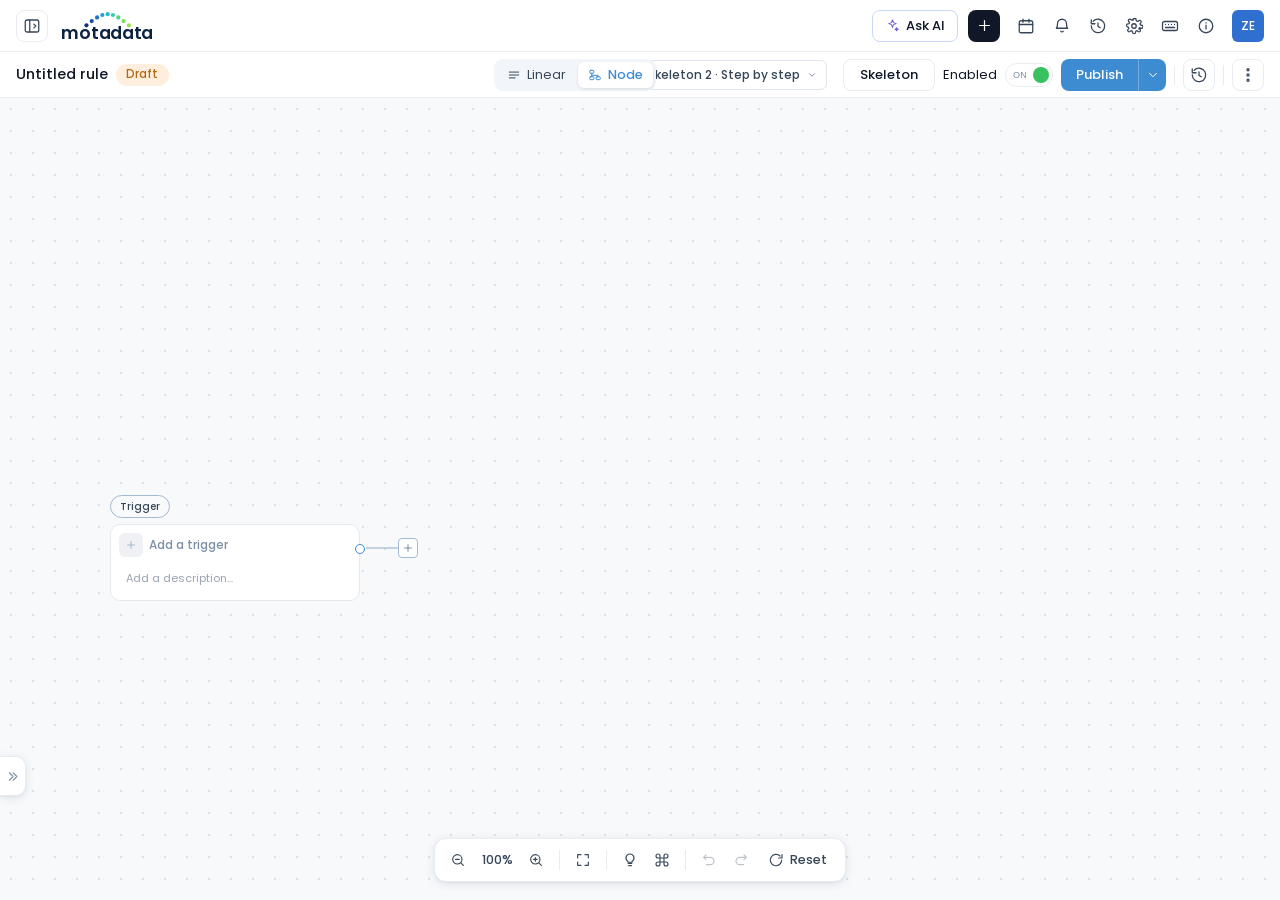
<file: workflow-canvas.html>
<!DOCTYPE html>
<html lang="en">
<head>
<meta charset="UTF-8">
<meta name="viewport" content="width=device-width, initial-scale=1.0">
<title>Workflow — Node Canvas + Picker Popover</title>
<link rel="preconnect" href="https://fonts.googleapis.com">
<link rel="preconnect" href="https://fonts.gstatic.com" crossorigin>
<link href="https://fonts.googleapis.com/css2?family=Poppins:wght@400;500;600&family=Inter:wght@500&display=swap" rel="stylesheet">
<link rel="stylesheet" href="workflow-nodes.css">
<link rel="stylesheet" href="workflow-popover.css">
<link rel="stylesheet" href="workflow-chrome.css">
<link rel="stylesheet" href="workflow-skeleton.css">
<script>/* ?skeleton=hold keeps the loading skeletons on screen for design review */
if(/[?&]skeleton=hold\b/.test(location.search)) document.documentElement.classList.add('skel-hold');
/* the loading skeleton is FINAL on version 2 · step by step (user 2026-11-12) — from the very first paint */
document.documentElement.classList.add('skel-v2');</script>
<style>
  :root{
    --page-text:#364658;
    --gray-label:#7b8fa5;
    --border:#dfe5ed;
    --light-border:rgba(223,229,237,.4);
    --grid-hover:rgba(223,229,237,.2);
    --primary:#3d8bd0;
    --light-gray-text:#a5bad0;
    --critical:#f25c4e;
    --major:#f58518;
    --major-bg:rgba(245,133,24,.12);
    --switch-bg:#eef2f6;
    --neutral-darker:#14212d;
    --white:#fff;
    --ease:cubic-bezier(.4,0,.2,1);
  }
  *{box-sizing:border-box;margin:0;padding:0;}
  html,body{height:100%;}
  body{font-family:'Poppins',-apple-system,BlinkMacSystemFont,'Segoe UI',sans-serif;}

  /* ============ Stage / canvas ============ */
  .stage{position:fixed;inset:0;display:flex;background:#f7f9fb;}
  .canvas{
    flex:1;position:relative;overflow:hidden;   /* free-panning surface, not a scroller */
    background-color:#f7f9fb;
    background-image:radial-gradient(#d8e0ea 1.3px, transparent 1.3px);
    background-size:22px 22px;
  }

  /* ============ Dock (slide-away drawer) ============
     The drawer closes whenever a picker popover opens, so the canvas gets the
     full width while you choose the next node. */
  .dock{
    /* the ServiceOps panel: opens at 400px and can be dragged between 400 and 650
       (--side-w, set by the resizer in workflow-app.js); +10px for the inset */
    width:calc(var(--side-w, 400px) + 10px);height:100%;flex-shrink:0;overflow:hidden;position:relative;
    padding:10px 10px 10px 0;
    transition:width .3s var(--ease),padding .3s var(--ease);
  }
  .dock.closed{width:0;padding:0;}
  /* a floating panel, not a flush wall: rounded on all four corners with a
     margin from the window edges so the canvas reads as continuing behind it */
  .sidebar{
    width:var(--side-w, 400px);height:100%;background:var(--white);
    border:1px solid var(--border);border-radius:14px;
    box-shadow:0 10px 30px -14px rgba(54,70,88,.3),0 2px 6px rgba(54,70,88,.05);
    display:flex;flex-direction:column;overflow:hidden;
    transition:transform .3s var(--ease),opacity .22s var(--ease);
  }
  .dock.closed .sidebar{transform:translateX(24px);opacity:0;}
  /* drag handle on the panel's left edge — invisible strip, a small grip on hover */
  .dock-resizer{
    position:absolute;left:0;top:10px;bottom:10px;width:10px;z-index:6;cursor:col-resize;
    display:flex;align-items:center;justify-content:center;
  }
  .dock-resizer span{width:4px;height:30px;border-radius:2px;background:var(--light-gray-text);opacity:0;transition:opacity .15s;}
  .dock-resizer:hover span,body.side-drag .dock-resizer span{opacity:1;}
  .dock.closed .dock-resizer{display:none;}
  body.side-drag .dock{transition:none;}
  body.side-drag{cursor:col-resize;user-select:none;}

  /* shared square icon button */
  .hover-box{
    width:24px;height:24px;border:.8px solid var(--border);border-radius:6.4px;
    display:flex;align-items:center;justify-content:center;
    background:none;cursor:pointer;flex-shrink:0;transition:background .15s;
  }
  .hover-box:hover{background:var(--grid-hover);}
  .hover-box img{width:12.8px;height:12.8px;display:block;}

  /* ============================================================
     Configuration sidebars (Trigger / IF-Else / Branch)
     ============================================================ */
  .cfg-container{flex:1 1 0;min-height:0;display:flex;flex-direction:column;padding:12px;}
  .cfg-inner{flex:1 1 0;min-height:0;display:flex;flex-direction:column;}

  /* ---- Collapsing header ---- */
  /* --dur: main collapse duration (slow), --dur-fade: opacity fade */
  .cfg-head{
    display:flex;flex-direction:column;flex-shrink:0;padding-bottom:0;
    transition:box-shadow .45s var(--ease),padding-bottom .6s var(--ease);
    --dur:.6s;--dur-fade:.45s;
    /* expanding: the title clears out fast, then the pill re-opens */
    --dur-pill:.18s;--delay-pill:.12s;--dur-title-out:.14s;
  }
  .head-top{display:flex;align-items:center;justify-content:space-between;gap:12px;min-height:24px;}
  .head-left{position:relative;display:flex;align-items:center;gap:8px;min-width:0;}
  /* "Go to <previous node>" — a labelled pill while the header is open. On
     scroll its label slides left and folds away, leaving just the arrow. */
  .goto-pill{
    position:relative;flex-shrink:0;display:flex;align-items:center;gap:4px;
    border:1px solid var(--border);border-radius:6px;padding:4px 8px;
    background:none;cursor:pointer;
    transition:padding var(--dur-pill) var(--ease) var(--delay-pill);
  }
  .goto-pill:hover{background:var(--grid-hover);}
  .goto-pill img{width:14px;height:14px;display:block;transform:rotate(90deg);flex-shrink:0;}
  .pill-text{
    font-size:10px;font-weight:500;color:var(--gray-label);white-space:nowrap;overflow:hidden;
    max-width:140px;opacity:1;margin-left:0;
    transition:max-width var(--dur-pill) var(--ease) var(--delay-pill),
               opacity var(--dur-pill) var(--ease) var(--delay-pill),
               margin-left var(--dur-pill) var(--ease) var(--delay-pill);
  }
  /* The title's twin in the top bar. Absolutely positioned so it RISES from
     below into place rather than sliding in from the side. */
  .title-inline{
    position:absolute;left:36px;top:50%;
    display:flex;align-items:center;gap:8px;
    opacity:0;pointer-events:none;
    transform:translateY(calc(-50% + 18px));
    transition:opacity var(--dur-title-out) var(--ease),transform var(--dur-title-out) var(--ease);
  }
  /* the trigger has no pill, so its twin starts at the edge */
  .head-left > .title-inline:first-child{left:0;}
  .head-right{display:flex;align-items:center;gap:8px;flex-shrink:0;}
  .cfg-actions{display:flex;align-items:center;gap:8px;}

  .cfg-node-badge{width:24px;height:24px;border-radius:6px;background:var(--major-bg);display:flex;align-items:center;justify-content:center;flex-shrink:0;}
  .cfg-node-badge img{width:16px;height:16px;display:block;}
  .cfg-node-name{font-size:14px;font-weight:500;color:var(--page-text);white-space:nowrap;}
  /* the header name is click-to-rename */
  span.cfg-node-name{cursor:text;border-radius:5px;padding:2px 5px;margin:0 -5px;transition:background .15s;}
  span.cfg-node-name:hover{background:#f2f5f9;}
  span.cfg-node-name.ph{color:var(--gray-label);font-weight:400;}
  .cfg-name-input{
    font-family:inherit;font-size:14px;font-weight:500;color:var(--page-text);
    border:1px solid var(--primary);border-radius:6px;padding:2px 6px;outline:none;
    width:190px;background:var(--white);
  }

  /* expanded block: title + description (collapses on scroll) */
  .head-expanded{
    display:flex;flex-direction:column;gap:6px;overflow:hidden;
    max-height:240px;opacity:1;margin-top:12px;
    transition:max-height var(--dur) var(--ease),opacity var(--dur-fade) var(--ease),margin-top var(--dur) var(--ease);
  }
  .cfg-node-title{display:flex;align-items:center;gap:10px;}
  .cfg-desc{font-size:11px;font-weight:400;color:var(--gray-label);line-height:normal;padding:0 8px;}
  .cfg-desc a{color:var(--primary);text-decoration:underline;cursor:pointer;}
  .cfg-doc{display:inline-flex;align-items:center;gap:4px;white-space:nowrap;}
  .cfg-doc img{width:12px;height:12px;display:inline-block;vertical-align:middle;}
  /* full-bleed divider: extends past the 12px container padding so it touches
     both sidebar edges with no horizontal inset */
  .head-divider{
    height:1px;background:var(--light-border);transform-origin:center;
    width:calc(100% + 24px);margin-left:-12px;margin-top:12px;opacity:1;
    transition:opacity var(--dur-fade) var(--ease),margin-top var(--dur) var(--ease),transform var(--dur) var(--ease);
  }

  /* collapsed state */
  /* collapsing: the pill folds away immediately, the title follows it in */
  .cfg-head.collapsed{--dur-pill:.16s;--delay-pill:0s;}
  .cfg-head.collapsed .pill-text{max-width:0;opacity:0;margin-left:-4px;}
  .cfg-head.collapsed .goto-pill{padding:4px 5px;}
  .cfg-head.collapsed .title-inline{
    opacity:1;pointer-events:auto;transform:translateY(-50%);
    transition:opacity .26s var(--ease) .18s,transform .4s var(--ease) .14s;
  }
  .cfg-head.collapsed .head-expanded{max-height:0;opacity:0;margin-top:0;}
  .cfg-head.collapsed .head-divider{opacity:0;margin-top:0;transform:scaleY(0);}
  .cfg-head.collapsed{box-shadow:0 4px 10px -8px rgba(54,70,88,.35);padding-bottom:12px;}

  /* ---- Scroll region ---- */
  .cfg-scroll{
    flex:1 1 0;min-height:0;overflow-y:auto;overflow-x:hidden;
    display:flex;flex-direction:column;gap:24px;
    /* reach 10px into the container padding, then push the content back off
       the scrollbar by the same amount — leaves a clear gutter beside it */
    width:calc(100% + 10px);margin-right:-10px;padding-right:10px;
    padding-top:18px;padding-bottom:16px;
  }
  .cfg-scroll::-webkit-scrollbar{width:6px;}
  .cfg-scroll::-webkit-scrollbar-thumb{background:var(--border);border-radius:3px;}

  /* ---- Error summary (shown on a node that was left incomplete) ---- */
  .cfg-alert{
    display:flex;gap:8px;align-items:flex-start;width:100%;
    padding:8px 10px;border-radius:8px;
    background:rgba(242,92,78,.07);border:1px solid rgba(242,92,78,.25);
  }
  .cfg-alert img{width:14px;height:14px;display:block;flex-shrink:0;margin-top:1px;}
  .cfg-alert-text{font-size:11px;line-height:1.45;color:var(--critical);}
  .cfg-alert-text b{font-weight:500;}

  /* ---- Form fields ---- */
  .cfg-form{display:flex;flex-direction:column;gap:16px;width:100%;}
  .field{display:flex;flex-direction:column;gap:6px;width:100%;}
  .field-label{font-size:12px;font-weight:400;color:var(--gray-label);}
  .field-label .req{color:var(--critical);}
  .field-help{font-size:10px;font-weight:400;color:var(--gray-label);padding:0 4px;line-height:1.36;}
  .input-box{background:var(--white);border:1px solid var(--border);border-radius:6px;padding:4px 12px;display:flex;align-items:center;gap:4px;width:100%;min-height:30px;}
  .input-box .ph{font-size:12px;color:var(--page-text);opacity:.6;padding:3px 0;}
  .input-box.textarea{height:64px;align-items:flex-start;}
  .input-box img{width:18px;height:18px;display:block;flex-shrink:0;}
  .input-box .grow{flex:1 1 0;min-width:0;}
  .input-box.select{cursor:pointer;}
  .switch-tabs{display:flex;gap:8px;align-items:center;padding:4px;width:100%;background:var(--switch-bg);border-radius:6px;}
  .switch-tab{flex:1 1 0;min-width:0;display:flex;align-items:center;justify-content:center;gap:4px;padding:6px 12px;border-radius:6px;border:none;background:none;cursor:pointer;font-family:inherit;font-size:12px;color:var(--page-text);font-weight:400;}
  .switch-tab.active{background:var(--white);font-weight:500;filter:drop-shadow(0 0 4px rgba(54,70,88,.08));}

  /* ---- Inline description, straight under the node's one-liner.
     Reads as plain text, tints on hover, becomes a real field on focus. ---- */
  .desc-inline{
    width:100%;margin-top:2px;display:block;resize:none;overflow:hidden;
    font-family:inherit;font-size:12px;line-height:1.45;color:var(--page-text);
    background:none;border:1px solid transparent;border-radius:8px;
    padding:6px 8px;outline:none;
    transition:background .15s,border-color .15s;
  }
  .desc-inline::placeholder{color:var(--gray-label);opacity:1;}
  .desc-inline:hover{background:#f4f6f9;}
  /* focused = the caret and nothing else */
  .desc-inline:focus{background:transparent;border-color:transparent;}

  /* ---- Picked-type row (what the popover chose, with a Change affordance) ---- */
  .picked{
    display:flex;align-items:center;gap:8px;width:100%;
    border:1px solid var(--border);border-radius:6px;padding:6px 8px 6px 8px;
    background:linear-gradient(90deg,rgba(223,229,237,.2),rgba(223,229,237,.2)),#fff;
  }
  .picked-ico{width:22px;height:22px;border-radius:5px;background:rgba(61,139,208,.12);display:flex;align-items:center;justify-content:center;flex-shrink:0;}
  .picked-ico img{width:12px;height:12px;display:block;}
  .picked-text{flex:1 1 0;min-width:0;display:flex;flex-direction:column;gap:1px;}
  .picked-name{font-size:12px;font-weight:500;color:var(--page-text);white-space:nowrap;overflow:hidden;text-overflow:ellipsis;}
  .picked-kind{font-size:10px;color:var(--gray-label);}
  .picked-change{
    flex-shrink:0;border:1px solid var(--border);border-radius:6px;background:var(--white);cursor:pointer;
    font-family:inherit;font-size:11px;font-weight:500;color:var(--primary);padding:4px 10px;
  }
  .picked-change:hover{background:var(--grid-hover);}

  /* ---- Condition builder ---- */
  .cond-builder{display:flex;flex-direction:column;gap:12px;width:100%;}
  .cond-group{display:flex;flex-direction:column;gap:6px;width:100%;}
  .check-if-chip{align-self:flex-start;border:1px solid var(--border);border-radius:12px;padding:4px 8px;background:linear-gradient(90deg,rgba(223,229,237,.4),rgba(223,229,237,.4)),#fff;}
  .check-if-chip span{font-size:10px;font-weight:500;color:var(--page-text);}
  .cond-card{display:flex;flex-direction:column;gap:8px;padding:6px 8px;border-radius:9px;background:linear-gradient(90deg,rgba(223,229,237,.2),rgba(223,229,237,.2)),#fff;}
  .cond-card-title{font-size:12px;font-weight:400;color:var(--gray-label);}
  .cond-card-title .req{color:var(--critical);}
  .cond-grid{display:flex;flex-direction:column;width:360px;max-width:100%;}
  .cond-row{display:flex;width:100%;}
  .cell{background:var(--white);border:1px solid var(--border);height:35px;display:flex;align-items:center;padding:4px 12px;font-size:11px;color:var(--page-text);}
  .cell .ph{opacity:.6;font-weight:400;white-space:nowrap;}
  .cell .val{font-weight:500;white-space:nowrap;}
  .cell img{width:12px;height:12px;display:block;flex-shrink:0;}
  .cell-condition{flex:1 1 0;min-width:0;border-radius:8px 0 0 0;border-right:none;justify-content:space-between;gap:6px;}
  .cell-operator{border-radius:0 8px 0 0;justify-content:space-between;gap:6px;width:140px;}
  .cell-direct{border-radius:0 0 0 8px;border-top:none;border-right:none;gap:6px;padding-left:8px;cursor:pointer;}
  .cell-value{flex:1 1 0;min-width:0;border-radius:0 0 8px 0;border-top:none;}
  .add-cond{align-self:flex-start;background:none;border:none;cursor:pointer;padding:6px 8px;border-radius:6px;font-family:inherit;font-size:12px;font-weight:500;color:var(--page-text);}
  .add-cond:hover{background:var(--grid-hover);}
  .add-cond-group{align-self:flex-start;border:1px solid var(--border);border-radius:6px;background:none;cursor:pointer;padding:6px 12px 6px 8px;font-family:inherit;font-size:12px;font-weight:500;color:var(--page-text);}
  .add-cond-group:hover{background:var(--grid-hover);}

  /* ---- Next Node Selection ---- */
  .next-node{display:flex;flex-direction:column;gap:12px;padding-top:18px;width:100%;border-top:1px solid var(--light-border);}
  .next-node-head{
    display:flex;align-items:flex-start;justify-content:space-between;gap:12px;width:100%;
    border:none;background:none;padding:0;cursor:pointer;text-align:left;font-family:inherit;
  }
  .nn-text{display:flex;flex-direction:column;gap:4px;min-width:0;}
  .next-node-head h3{font-size:13px;font-weight:500;color:var(--neutral-darker);}
  .next-node-head p{font-size:11px;font-weight:400;color:var(--gray-label);}
  .nn-chev{
    width:24px;height:24px;flex-shrink:0;border-radius:6px;background:var(--chrome-hover);
    display:flex;align-items:center;justify-content:center;transition:background .15s;
  }
  .next-node-head:hover .nn-chev{background:var(--border);}
  .nn-chev img{width:13px;height:13px;display:block;transition:transform .25s var(--ease);}
  .nn-body{display:flex;flex-direction:column;gap:10px;overflow:hidden;}
  .next-node.collapsed .nn-body{display:none;}
  .next-node.collapsed .nn-chev img{transform:rotate(-90deg);}
  .nns-tree{position:relative;width:100%;height:180px;}
  .nns-marker{position:absolute;left:0;top:0;border:1px solid var(--border);border-radius:6px;padding:6px;background:var(--white);}
  .nns-marker-badge{width:20px;height:20px;border-radius:4px;background:var(--major-bg);display:flex;align-items:center;justify-content:center;}
  .nns-marker-badge img{width:10.667px;height:10.667px;display:block;transform:scaleY(-1) rotate(180deg);}
  .nns-connector{position:absolute;left:15px;top:20px;width:24.254px;height:89.652px;}
  .nns-connector img{width:100%;height:100%;display:block;}
  .nns-branch{position:absolute;left:56px;width:320px;max-width:calc(100% - 56px);background:var(--grid-hover);border-radius:8px;padding:8px;display:flex;flex-direction:column;gap:6px;}
  .nns-branch.if{top:4px;}
  .nns-branch.els{top:96px;}
  .nns-branch-label{font-size:11.5px;font-weight:400;color:var(--page-text);}
  .nns-add{display:flex;align-items:center;gap:4px;width:100%;background:var(--white);border:1px dashed var(--border);border-radius:6px;padding:4px 12px 4px 8px;cursor:pointer;text-decoration:none;transition:border-color .15s,background .15s;}
  .nns-add:hover{border-color:var(--primary);background:#f4f9fd;}
  .nns-add img{width:18px;height:18px;display:block;flex-shrink:0;}
  .nns-add span{font-size:12px;color:var(--page-text);opacity:.6;}
  .nns-add.filled{border-style:solid;cursor:default;}
  .nns-add.filled span{opacity:1;}

  /* auto-save hint that replaces the old Save footer */
  .autosave{
    display:flex;align-items:center;gap:6px;flex-shrink:0;width:100%;
    padding:8px 12px;border-top:1px solid var(--light-border);
    font-size:10px;color:var(--light-gray-text);
  }
  .autosave i{width:5px;height:5px;border-radius:50%;background:#7fbf5a;flex-shrink:0;}

  .hidden{display:none !important;}
</style>
</head>
<body>
  <!-- Linear view: the textual builder (linear/index.html), loaded into this
       frame the first time the Linear tab is picked — see workflow-chrome.js -->
  <div class="linear-view" id="linearView" hidden>
    <!-- loading skeleton (Linear view): vertical, read top to bottom -->
    <div class="lskel" role="status" aria-live="polite">
      <span class="sk-sr">Loading workflow</span>
      <div class="ls-col" aria-hidden="true">
        <div class="ls-seg">
          <div class="ls-row" style="--d:0s"><div class="ls-mk"><i class="ring"></i></div><div class="ls-body"><div class="ls-line"><span class="sk ls-bdg when"></span><span class="sk ls-w soft" style="width:16px"></span><span class="sk ls-w deep u" style="width:80px"></span><span class="sk ls-w soft" style="width:20px"></span><span class="sk ls-w deep u" style="width:66px"></span></div><span class="sk soft ls-sub" style="width:250px"></span></div></div>
          <div class="ls-gap"></div>
          <div class="ls-row" style="--d:0.06s"><div class="ls-mk"><i class="dia"></i></div><div class="ls-body"><div class="ls-line"><span class="sk ls-bdg if"></span><span class="sk ls-w deep u" style="width:72px"></span><span class="sk ls-w soft" style="width:18px"></span><span class="sk ls-w deep u" style="width:84px"></span></div></div></div>
          <div class="ls-gap s"></div>
          <div class="ls-row" style="--d:0.1s;margin-left:42px"><div class="ls-mk"></div><div class="ls-body"><div class="ls-line"><span class="sk ls-bdg join"></span><span class="sk ls-w deep u" style="width:66px"></span><span class="sk ls-w soft" style="width:52px"></span><span class="sk ls-w deep u" style="width:62px"></span></div></div></div>
          <div class="ls-gap"></div>
          <div class="ls-row" style="--d:0.16s"><div class="ls-mk"><i class="dot"></i></div><div class="ls-body"><div class="ls-line"><span class="sk ls-bdg then"></span><span class="sk ls-w soft" style="width:48px"></span><span class="sk ls-w deep u" style="width:32px"></span><span class="sk ls-w deep u" style="width:120px"></span></div></div></div>
          <div class="ls-card" style="--d:0.2s"><span class="sk ico"></span><div class="tx"><span class="sk deep" style="width:120px;height:11px"></span><span class="sk soft" style="width:186px;height:8px"></span></div><span class="ls-cta"><span class="sk" style="width:34px"></span><i class="chv"></i></span></div>
          <div class="ls-gap"></div>
        </div>
        <div class="ls-br">
          <div class="ls-lane"><span class="ls-rail"></span>
            <div class="ls-row" style="--d:0.28s"><div class="ls-mk"><i class="chev"></i></div><div class="ls-body" style="flex-direction:row;align-items:center;padding-top:0;height:34px;gap:10px"><span class="sk ls-lname"></span><span class="sk soft ls-count"></span></div></div>
            <div class="ls-row" style="--d:0.32s"><div class="ls-mk"><i class="dia"></i></div><div class="ls-body"><div class="ls-line"><span class="sk ls-bdg if"></span><span class="sk ls-w deep u" style="width:60px"></span><span class="sk ls-w soft" style="width:16px"></span><span class="sk ls-w deep u" style="width:46px"></span></div></div></div>
            <div class="ls-gap s"></div>
            <div class="ls-row" style="--d:0.36s"><div class="ls-mk"><i class="dot"></i></div><div class="ls-body"><div class="ls-line"><span class="sk ls-bdg then"></span><span class="sk ls-w soft" style="width:44px"></span><span class="sk ls-w deep u" style="width:30px"></span><span class="sk ls-w deep u" style="width:104px"></span></div></div></div>
            <div class="ls-add" style="--d:0.4s"><span class="pl"></span><span class="sk soft"></span></div>
          </div>
          <div class="ls-lane"><span class="ls-rail"></span>
            <div class="ls-row" style="--d:0.46s"><div class="ls-mk"><i class="chev"></i></div><div class="ls-body" style="flex-direction:row;align-items:center;padding-top:0;height:34px;gap:10px"><span class="sk ls-lname"></span><span class="sk soft ls-count"></span></div></div>
            <div class="ls-row" style="--d:0.5s"><div class="ls-mk"><i class="dia"></i></div><div class="ls-body"><div class="ls-line"><span class="sk ls-bdg other"></span><span class="sk ls-w soft" style="width:116px"></span></div></div></div>
            <div class="ls-gap s"></div>
            <div class="ls-row" style="--d:0.54s"><div class="ls-mk"><i class="dot"></i></div><div class="ls-body"><div class="ls-line"><span class="sk ls-bdg then"></span><span class="sk ls-w soft" style="width:32px"></span><span class="sk ls-w deep u" style="width:56px"></span><span class="sk ls-w soft" style="width:20px"></span><span class="sk ls-w deep u" style="width:84px"></span></div></div></div>
            <div class="ls-add" style="--d:0.58s"><span class="pl"></span><span class="sk soft"></span></div>
          </div>
        </div>
      </div>
      <!-- Skeleton 3 · New workflow (user 2026-11-05): only the trigger sentence, and Add step under it -->
      <div class="ls-col ls-one" aria-hidden="true">
        <div class="ls-seg">
          <div class="ls-row" style="--d:0s"><div class="ls-mk"><i class="ring"></i></div><div class="ls-body"><div class="ls-line"><span class="sk ls-bdg when"></span><span class="sk ls-w soft" style="width:16px"></span><span class="sk ls-w deep u" style="width:80px"></span><span class="sk ls-w soft" style="width:20px"></span><span class="sk ls-w deep u" style="width:66px"></span></div><span class="sk soft ls-sub" style="width:250px"></span></div></div>
          <div class="ls-gap"></div>
        </div>
        <div class="ls-add" style="--d:0.08s;margin-left:-8px"><span class="pl"></span><span class="sk soft"></span></div>
      </div>
      <!-- Skeleton 4 · Loader (user 2026-11-05): the rail runs top to bottom and each step lights up as the blue line reaches it -->
      <div class="ls-load" aria-hidden="true">
        <svg class="ldo ldo4" viewBox="0 0 96 78" width="104" height="84">
          <path class="ld-ln" d="M9 15 V31"/><path class="ld-ln" d="M9 46 V63"/>
          <path class="ld-run r1" pathLength="100" d="M9 15 V31"/>
          <path class="ld-run r2" pathLength="100" d="M9 46 V63"/>
          <g class="ld-nd n1"><circle class="bx" cx="9" cy="9" r="6"/><rect class="b" x="24" y="5.5" width="58" height="7" rx="3.5"/></g>
          <g class="ld-nd n2"><path class="bx" d="M9 31.5 L15.5 38.5 L9 45.5 L2.5 38.5 Z" stroke-linejoin="round"/><rect class="b" x="24" y="35" width="44" height="7" rx="3.5"/></g>
          <g class="ld-nd n3"><circle class="bx" cx="9" cy="69" r="5.5"/><rect class="b" x="24" y="65.5" width="66" height="7" rx="3.5"/></g>
        </svg>
        <!-- Loader 5 · Packet (user 2026-11-18): a blue dot travels down the rail; each step lights as it passes -->
        <svg class="ldo ldo5" viewBox="0 0 96 78" width="104" height="84">
          <path class="ld-ln" d="M9 15 V31"/><path class="ld-ln" d="M9 46 V63"/>
          <g class="ld-nd p1"><circle class="bx" cx="9" cy="9" r="6"/><rect class="b" x="24" y="5.5" width="58" height="7" rx="3.5"/></g>
          <g class="ld-nd p2"><path class="bx" d="M9 31.5 L15.5 38.5 L9 45.5 L2.5 38.5 Z" stroke-linejoin="round"/><rect class="b" x="24" y="35" width="44" height="7" rx="3.5"/></g>
          <g class="ld-nd p3"><circle class="bx" cx="9" cy="69" r="5.5"/><rect class="b" x="24" y="65.5" width="66" height="7" rx="3.5"/></g>
          <circle class="ld-pk" r="3"><animateMotion dur="2.4s" repeatCount="indefinite" path="M9 9 L9 69" keyPoints="0;1;1" keyTimes="0;0.8;1" calcMode="linear"/><animate attributeName="opacity" dur="2.4s" repeatCount="indefinite" values="0;1;1;0;0" keyTimes="0;0.05;0.78;0.84;1"/></circle>
        </svg>
        <!-- Loader 6 · Build: the steps appear one by one and the rail joins them, then the whole flow turns blue -->
        <svg class="ldo ldo6" viewBox="0 0 96 78" width="104" height="84">
          <path class="ld-run b1" pathLength="100" d="M9 15 V31"/><path class="ld-run b2" pathLength="100" d="M9 46 V63"/>
          <g class="ld-nd ldb q1"><circle class="bx" cx="9" cy="9" r="6"/><rect class="b" x="24" y="5.5" width="58" height="7" rx="3.5"/></g>
          <g class="ld-nd ldb q2"><path class="bx" d="M9 31.5 L15.5 38.5 L9 45.5 L2.5 38.5 Z" stroke-linejoin="round"/><rect class="b" x="24" y="35" width="44" height="7" rx="3.5"/></g>
          <g class="ld-nd ldb q3"><circle class="bx" cx="9" cy="69" r="5.5"/><rect class="b" x="24" y="65.5" width="66" height="7" rx="3.5"/></g>
        </svg>
        <!-- Loader 7 · Ring: a ring turns around a tiny rail whose steps light in turn -->
        <svg class="ldo ldo7" viewBox="0 0 64 64" width="72" height="72">
          <circle class="ld-trk" cx="32" cy="32" r="27"/><circle class="ld-arc" cx="32" cy="32" r="27" pathLength="100"/>
          <path class="ld-ln" d="M25 26 V29.5 M25 34.5 V38"/>
          <g class="ld-nd g1"><circle class="bx" cx="25" cy="23" r="2.6"/><rect class="b" x="30" y="21.5" width="13" height="3" rx="1.5"/></g>
          <g class="ld-nd g2"><circle class="bx" cx="25" cy="32" r="2.6"/><rect class="b" x="30" y="30.5" width="9" height="3" rx="1.5"/></g>
          <g class="ld-nd g3"><circle class="bx" cx="25" cy="41" r="2.6"/><rect class="b" x="30" y="39.5" width="15" height="3" rx="1.5"/></g>
        </svg>
      </div>
      <div class="ls-bar" aria-hidden="true"><span class="sk" style="width:56px"></span><span class="sk" style="width:20px"></span><span class="sk" style="width:20px"></span><span class="sk" style="width:20px"></span><span class="sk" style="width:20px"></span><span class="sk" style="width:20px"></span><span class="sk" style="width:46px"></span></div>
    </div>
  </div>
  <div class="app">
  <div class="stage">

    <!-- ===================== CANVAS ===================== -->
    <div class="canvas" id="canvas">
      <div class="world" id="world">
        <svg id="edges" width="100" height="100"></svg>
      </div>
      <!-- loading skeleton (Node view): horizontal, read left to right -->
      <div class="nskel" id="nodeSkel" role="status" aria-live="polite">
        <span class="sk-sr">Loading workflow</span>
        <div class="ns-flow" aria-hidden="true">
          <svg class="ns-lines" width="1400" height="420">
            <path class="base" d="M250 204 H350"/>
            <path class="base" d="M600 202 H700"/>
            <path class="base" d="M600 249 H660 Q672 249 672 261 V348 Q672 360 684 360 H700"/>
            <path class="base" d="M950 202 H1050"/>
            <path class="base" d="M1300 202 H1322"/>
            <path class="base" d="M950 360 H972"/>
            <path class="pulse" d="M250 204 H350"/>
            <path class="pulse d2" d="M600 202 H700"/>
            <path class="pulse d2" d="M600 249 H660 Q672 249 672 261 V348 Q672 360 684 360 H700"/>
            <path class="pulse d3" d="M950 202 H1050"/>
            <circle class="dot" cx="250" cy="204" r="4"/><circle class="dot" cx="350" cy="204" r="4"/>
            <circle class="dot" cx="600" cy="202" r="4"/><circle class="dot" cx="600" cy="249" r="4"/>
            <circle class="dot" cx="700" cy="202" r="4"/><circle class="dot" cx="700" cy="360" r="4"/>
            <circle class="dot" cx="950" cy="202" r="4"/><circle class="dot" cx="950" cy="360" r="4"/>
            <circle class="dot" cx="1050" cy="202" r="4"/><circle class="dot" cx="1300" cy="202" r="4"/>
          </svg>
          <div class="ns-node" style="left:0px;top:137px;--d:0s"><span class="sk ns-pill" style="--w:56px"></span><div class="ns-card" style="height:76px">
            <div class="ns-top"><span class="sk ns-ico"></span><span class="sk deep" style="width:118px;height:10px"></span></div>
            <span class="sk soft" style="width:150px;height:8px;margin-left:32px"></span>
          </div></div>
          <span class="ns-plus" style="left:290px;top:194px"></span>
          <div class="ns-node" style="left:350px;top:107px;--d:0.08s"><span class="sk ns-pill" style="--w:62px"></span><div class="ns-card" style="height:136px;justify-content:space-between;padding:8px 8px 14px">
            <div class="ns-top"><span class="sk ns-ico"></span><span class="sk deep" style="width:96px;height:10px"></span></div>
            <div class="ns-row"><span class="sk ns-chip" style="width:24px"></span><span class="sk soft ns-bar"></span></div>
            <div class="ns-row"><span class="sk ns-chip" style="width:36px"></span></div>
          </div></div>
          <span class="sk ns-tag" style="left:612px;top:193px"></span>
          <span class="sk ns-tag" style="left:612px;top:240px"></span>
          <div class="ns-node" style="left:700px;top:139px;--d:0.16s"><span class="sk ns-pill" style="--w:52px"></span><div class="ns-card" style="height:68px">
            <div class="ns-top"><span class="sk ns-ico"></span><span class="sk deep" style="width:132px;height:10px"></span></div>
            <span class="sk soft" style="width:110px;height:8px;margin-left:32px"></span>
          </div></div>
          <div class="ns-node" style="left:700px;top:297px;--d:0.22s"><span class="sk ns-pill" style="--w:52px"></span><div class="ns-card" style="height:68px">
            <div class="ns-top"><span class="sk ns-ico"></span><span class="sk deep" style="width:104px;height:10px"></span></div>
            <span class="sk soft" style="width:140px;height:8px;margin-left:32px"></span>
          </div></div>
          <span class="ns-plus" style="left:990px;top:192px"></span>
          <span class="ns-plus" style="left:972px;top:350px"></span>
          <div class="ns-node" style="left:1050px;top:139px;--d:0.3s"><span class="sk ns-pill" style="--w:52px"></span><div class="ns-card" style="height:68px">
            <div class="ns-top"><span class="sk ns-ico"></span><span class="sk deep" style="width:120px;height:10px"></span></div>
            <span class="sk soft" style="width:96px;height:8px;margin-left:32px"></span>
          </div></div>
          <span class="ns-plus" style="left:1322px;top:192px"></span>
        </div>
        <!-- Skeleton 3 · New workflow (user 2026-11-05): only the trigger, and the empty spot for the first step -->
        <div class="ns-one" aria-hidden="true">
          <svg class="ns-lines" width="400" height="140">
            <path class="base" d="M250 67 H322"/><path class="pulse" d="M250 67 H322"/>
            <circle class="dot" cx="250" cy="67" r="4"/>
          </svg>
          <div class="ns-node" style="left:0;top:0;--d:0s"><span class="sk ns-pill" style="--w:56px"></span><div class="ns-card" style="height:76px">
            <div class="ns-top"><span class="sk ns-ico"></span><span class="sk deep" style="width:118px;height:10px"></span></div>
            <span class="sk soft" style="width:150px;height:8px;margin-left:32px"></span>
          </div></div>
          <span class="ns-next"><i></i></span>
        </div>
        <!-- Skeleton 4 · Loader (user 2026-11-05): a small workflow that runs — the nodes light up as a blue line flows through -->
        <div class="ns-load" aria-hidden="true">
          <svg class="ldo ldo4" viewBox="0 0 108 56" width="124" height="64">
            <path class="ld-ln" d="M22 28 H44"/>
            <path class="ld-ln" d="M62 28 H67 Q74 28 74 21 V16 Q74 9 81 9 H88"/>
            <path class="ld-ln" d="M62 28 H67 Q74 28 74 35 V40 Q74 47 81 47 H88"/>
            <path class="ld-run r1" pathLength="100" d="M22 28 H44"/>
            <path class="ld-run r2" pathLength="100" d="M62 28 H67 Q74 28 74 21 V16 Q74 9 81 9 H88"/>
            <path class="ld-run r2" pathLength="100" d="M62 28 H67 Q74 28 74 35 V40 Q74 47 81 47 H88"/>
            <g class="ld-nd n1"><rect class="bx" x="4" y="19" width="18" height="18" rx="5"/></g>
            <g class="ld-nd n2"><path class="bx" d="M53 18.5 L62 28 L53 37.5 L44 28 Z" stroke-linejoin="round"/></g>
            <g class="ld-nd n3"><rect class="bx" x="88" y="1.5" width="15" height="15" rx="4.5"/><rect class="bx" x="88" y="39.5" width="15" height="15" rx="4.5"/></g>
          </svg>
          <!-- Loader 5 · Packet (user 2026-11-18): a blue dot runs through the flow and splits at the IF; each node lights as it passes -->
          <svg class="ldo ldo5" viewBox="0 0 108 56" width="124" height="64">
            <path class="ld-ln" d="M22 28 H44"/>
            <path class="ld-ln" d="M62 28 H67 Q74 28 74 21 V16 Q74 9 81 9 H88"/>
            <path class="ld-ln" d="M62 28 H67 Q74 28 74 35 V40 Q74 47 81 47 H88"/>
            <g class="ld-nd p1"><rect class="bx" x="4" y="19" width="18" height="18" rx="5"/></g>
            <g class="ld-nd p2"><path class="bx" d="M53 18.5 L62 28 L53 37.5 L44 28 Z" stroke-linejoin="round"/></g>
            <g class="ld-nd p3"><rect class="bx" x="88" y="1.5" width="15" height="15" rx="4.5"/><rect class="bx" x="88" y="39.5" width="15" height="15" rx="4.5"/></g>
            <circle class="ld-pk" r="3"><animateMotion dur="2.4s" repeatCount="indefinite" path="M13 28 H67 Q74 28 74 21 V16 Q74 9 81 9 H95.5" keyPoints="0;1;1" keyTimes="0;0.8;1" calcMode="linear"/><animate attributeName="opacity" dur="2.4s" repeatCount="indefinite" values="0;1;1;0;0" keyTimes="0;0.05;0.78;0.84;1"/></circle>
            <circle class="ld-pk" r="3"><animateMotion dur="2.4s" repeatCount="indefinite" path="M13 28 H67 Q74 28 74 35 V40 Q74 47 81 47 H95.5" keyPoints="0;1;1" keyTimes="0;0.8;1" calcMode="linear"/><animate attributeName="opacity" dur="2.4s" repeatCount="indefinite" values="0;1;1;0;0" keyTimes="0;0.05;0.78;0.84;1"/></circle>
          </svg>
          <!-- Loader 6 · Build: the nodes appear one by one and the line joins them, then the whole flow turns blue -->
          <svg class="ldo ldo6" viewBox="0 0 108 56" width="124" height="64">
            <path class="ld-run b1" pathLength="100" d="M22 28 H44"/>
            <path class="ld-run b2" pathLength="100" d="M62 28 H67 Q74 28 74 21 V16 Q74 9 81 9 H88"/>
            <path class="ld-run b2" pathLength="100" d="M62 28 H67 Q74 28 74 35 V40 Q74 47 81 47 H88"/>
            <g class="ld-nd ldb q1"><rect class="bx" x="4" y="19" width="18" height="18" rx="5"/></g>
            <g class="ld-nd ldb q2"><path class="bx" d="M53 18.5 L62 28 L53 37.5 L44 28 Z" stroke-linejoin="round"/></g>
            <g class="ld-nd ldb q3"><rect class="bx" x="88" y="1.5" width="15" height="15" rx="4.5"/><rect class="bx" x="88" y="39.5" width="15" height="15" rx="4.5"/></g>
          </svg>
          <!-- Loader 7 · Ring: a ring turns around a tiny flow whose nodes light in turn -->
          <svg class="ldo ldo7" viewBox="0 0 64 64" width="72" height="72">
            <circle class="ld-trk" cx="32" cy="32" r="27"/><circle class="ld-arc" cx="32" cy="32" r="27" pathLength="100"/>
            <path class="ld-ln" d="M25 32 H29 M35.5 32 H37.5 Q39 32 39 30 V27.5 Q39 26 40.5 26 H41 M37.5 32 Q39 32 39 34 V36.5 Q39 38 40.5 38 H41"/>
            <g class="ld-nd g1"><rect class="bx" x="18.5" y="28.5" width="7" height="7" rx="2"/></g>
            <g class="ld-nd g2"><path class="bx" d="M32.2 28.3 L35.9 32 L32.2 35.7 L28.5 32 Z" stroke-linejoin="round"/></g>
            <g class="ld-nd g3"><rect class="bx" x="41" y="23.2" width="5.6" height="5.6" rx="1.6"/><rect class="bx" x="41" y="35.2" width="5.6" height="5.6" rx="1.6"/></g>
          </svg>
        </div>
      </div>
    </div>

    <!-- ===================== DOCK ===================== -->
    <div class="dock closed" id="dock">
      <div class="dock-resizer" id="dockResizer" title="Drag to resize"><span></span></div>

      <!-- --------- Trigger configuration --------- -->
      <aside class="sidebar hidden" id="triggerCfg">
        <div class="cfg-container">
          <div class="cfg-inner">
            <div class="cfg-head" id="trHead">
              <div class="head-top">
                <div class="head-left">
                  <span class="goto-pill start" id="trStart" data-tip="Workflow starts here">
                    <img src="assets/play.svg" alt="" style="transform:none">
                    <span class="pill-text">Workflow starts here</span>
                  </span>
                  <div class="title-inline">
                    <div class="cfg-node-badge" style="background:rgba(61,139,208,.12)"><img src="assets/n-trig-blue.svg" alt="" style="width:14px;height:14px"></div>
                    <span class="cfg-node-name" data-name="tr" title="Click to rename">Trigger</span>
                  </div>
                </div>
                <div class="head-right">
                  <div class="cfg-actions">
                    <button class="hover-box" id="trClear" data-tip="Clear" aria-label="Clear"><img src="assets/delete.svg" alt=""></button>
                    <button class="hover-box" id="trMore" data-tip="More" aria-label="More"><img src="assets/more-vertical.svg" alt=""></button>
                  </div>
                  <button class="hover-box" id="trClose" data-tip="Close" aria-label="Close"><img src="assets/close2.svg" alt=""></button>
                </div>
              </div>
              <div class="head-expanded">
                <div class="cfg-node-title">
                  <div class="cfg-node-badge" style="background:rgba(61,139,208,.12)"><img src="assets/n-trig-blue.svg" alt="" style="width:14px;height:14px"></div>
                  <span class="cfg-node-name" data-name="tr" title="Click to rename">Trigger</span>
                </div>
                <p class="cfg-desc">Pick the event that fires this workflow — everything else runs after it. <a href="#" class="cfg-doc" data-doc>Doc<img src="assets/open-link.svg" alt=""></a></p>
                <textarea class="desc-inline" id="trDesc" rows="1" placeholder="Add a description..."></textarea>
              </div>
              <div class="head-divider"></div>
            </div>
            <div class="cfg-scroll" id="trScroll">
              <div class="cfg-alert hidden" id="trAlert"></div>
              <div class="cfg-form">
                <div class="field">
                  <div class="field-label">Trigger Type <span class="req">*</span></div>
                  <div class="picked" id="trPicked"></div>
                </div>
                <div class="field">
                  <div class="field-label">Trigger Name <span class="req">*</span></div>
                  <div class="input-box" id="trTitleBox"><input id="trTitle" type="text" placeholder="Add title..."></div>
                </div>
                <!-- module / attributes / schedule are swapped in per trigger type -->
                <div class="field" id="trModuleField">
                  <div class="field-label">Select Module <span class="req">*</span></div>
                  <div class="input-box select" id="trModuleBox"><select id="trModule"></select><img src="assets/chevron-down2.svg" alt=""></div>
                  <div class="field-help">The record type this workflow watches — e.g. Incident, Request, or Change.</div>
                </div>
                <div class="field" id="trAttrField">
                  <div class="field-label">Select Attribute <span class="req">*</span></div>
                  <div id="trAttrs" style="display:flex;flex-direction:column;gap:8px"></div>
                  <div class="field-help">Choose what change should start this workflow — e.g. priority updated, status changed, or assignee added.</div>
                </div>
                <div class="field" id="trAddField" style="gap:8px">
                  <button class="btn-ghost" id="trAdd"><img src="assets/n-plus.svg" alt="">Add Trigger</button>
                  <div class="field-help">You can add multiple triggers to this workflow. If any one of them occurs, the workflow will run.</div>
                </div>
                <div class="field" id="trSchedField">
                  <div class="field-label" id="trSchedLabel">Schedule <span class="req">*</span></div>
                  <div id="trSched" style="display:flex;flex-direction:column;gap:8px"></div>
                </div>
              </div>
              <div class="next-node" id="trNextWrap">
                <button class="next-node-head" type="button" data-nn-toggle>
                  <span class="nn-text"><h3>Next step</h3><p>Define what happens after this block</p></span>
                  <span class="nn-chev"><img src="assets/chevron-down.svg" alt=""></span>
                </button>
                <div class="nn-body" id="trNext"></div>
              </div>
            </div>
            <div class="autosave"><i></i>All changes are saved automatically</div>
          </div>
        </div>
      </aside>

      <!-- --------- IF/Else configuration --------- -->

      <!-- --------- Branch configuration --------- -->
      <aside class="sidebar hidden" id="branchCfg">
        <div class="cfg-container">
          <div class="cfg-inner">
            <div class="cfg-head" id="brHead">
              <div class="head-top">
                <div class="head-left">
                  <button class="goto-pill" id="brGoto" aria-label="Go to previous node">
                    <img src="assets/chevron-down.svg" alt="">
                    <span class="pill-text">Go to IF/Else Node</span>
                  </button>
                  <div class="title-inline">
                    <div class="cfg-node-badge"><img src="assets/split2.svg" alt=""></div>
                    <span class="cfg-node-name" data-name="br" title="Click to rename">Branch</span>
                  </div>
                </div>
                <div class="head-right">
                  <div class="cfg-actions">
                    <button class="hover-box" id="brDelete" data-tip="Delete" aria-label="Delete"><img src="assets/delete.svg" alt=""></button>
                    <button class="hover-box" id="brMore" data-tip="More" aria-label="More"><img src="assets/more-vertical.svg" alt=""></button>
                  </div>
                  <button class="hover-box" id="brClose" data-tip="Close" aria-label="Close"><img src="assets/close2.svg" alt=""></button>
                </div>
              </div>
              <div class="head-expanded">
                <div class="cfg-node-title">
                  <div class="cfg-node-badge"><img src="assets/split2.svg" alt=""></div>
                  <span class="cfg-node-name" data-name="br" title="Click to rename">Branch</span>
                </div>
                <p class="cfg-desc" id="brDescStatic">Send the workflow down different paths depending on what the value is — like sorting tickets into the right team. <a href="#" class="cfg-doc" data-doc>Doc<img src="assets/open-link.svg" alt=""></a></p>
                <textarea class="desc-inline" id="brDesc" rows="1" placeholder="Add a description..."></textarea>
              </div>
              <div class="head-divider"></div>
            </div>
            <div class="cfg-scroll" id="brScroll">
              <div class="cfg-alert hidden" id="brAlert"></div>
              <div class="cfg-form">
                <div class="field">
                  <div class="field-label">Title <span class="req">*</span></div>
                  <div class="input-box" id="brTitleBox"><input id="brTitle" type="text" placeholder="Add title..."></div>
                </div>
                <div class="field">
                  <div class="field-label">Select Source Node <span class="req">*</span></div>
                  <div class="input-box select" id="brSourceBox">
                    <select id="brSource"></select>
                    <img src="assets/chevron-down2.svg" alt="">
                  </div>
                  <div class="field-help">The previous step/node whose data you want to use in this node</div>
                </div>
              </div>
              <div class="br-section">
                <div class="br-section-head"><h3 id="brSecTitle">Branches</h3><p id="brSecSub">Pick a branch to set up its conditions and what runs next</p></div>
                <div class="br-rows" id="brRows"></div>
              </div>
            </div>
            <div class="autosave"><i></i>All changes are saved automatically</div>
          </div>
        </div>
      </aside>

      <!-- --------- Branch path (one branch's own configuration) --------- -->
      <aside class="sidebar hidden" id="laneCfg">
        <div class="cfg-container">
          <div class="cfg-inner">
            <div class="cfg-head" id="lnHead">
              <div class="head-top">
                <div class="head-left">
                  <button class="goto-pill" id="lnGoto" aria-label="Go to Branch node">
                    <img src="assets/chevron-down.svg" alt="">
                    <span class="pill-text">Go to Branch Node</span>
                  </button>
                  <div class="title-inline">
                    <div class="cfg-node-badge"><img src="assets/split2.svg" alt=""></div>
                    <span class="cfg-node-name" data-name="ln" title="Click to rename">Branch</span>
                  </div>
                </div>
                <div class="head-right">
                  <div class="cfg-actions">
                    <!-- step through the sibling branches: ‹ 1 of 3 › -->
                    <div class="lane-step" role="group" aria-label="Branches">
                      <button class="ls-btn" id="lnPrev" type="button" data-tip="Previous branch" aria-label="Previous branch"><img src="assets/chevron-down.svg" alt="" style="transform:rotate(90deg)"></button>
                      <button class="lane-pos" id="lnPos" type="button" data-tip="Jump to a branch" aria-label="Jump to a branch"></button>
                      <button class="ls-btn" id="lnNextBtn" type="button" data-tip="Next branch" aria-label="Next branch"><img src="assets/chevron-down.svg" alt="" style="transform:rotate(-90deg)"></button>
                    </div>
                    <button class="hover-box" id="lnDelete" data-tip="Delete branch" aria-label="Delete branch"><img src="assets/delete.svg" alt=""></button>
                  </div>
                  <button class="hover-box" id="lnClose" data-tip="Close" aria-label="Close"><img src="assets/close2.svg" alt=""></button>
                </div>
              </div>
              <div class="head-expanded">
                <div class="cfg-node-title">
                  <div class="cfg-node-badge"><img src="assets/split2.svg" alt=""></div>
                  <span class="cfg-node-name" data-name="ln" title="Click to rename">Branch</span>
                </div>
                <p class="cfg-desc" id="lnDesc"></p>
              </div>
              <div class="head-divider"></div>
            </div>
            <div class="cfg-scroll" id="lnScroll">
              <div class="cfg-alert hidden" id="lnAlert"></div>
              <div id="lnIfOnly" style="display:flex;flex-direction:column;gap:16px;width:100%">
                <div class="cfg-form">
                  <div class="field">
                    <div class="field-label">Name <span class="req">*</span></div>
                    <div class="input-box" id="lnNameBox"><input id="lnName" type="text" placeholder="Add name..."></div>
                  </div>
                  <div class="field">
                    <div class="field-label">Select Type <span class="req">*</span></div>
                    <div class="input-box select"><span class="ph grow" style="opacity:1">Condition</span><img src="assets/chevron-down2.svg" alt=""></div>
                  </div>
                </div>
                <div class="cond-group">
                  <div class="cg-wrap" id="lnCondCard">
                    <div id="lnCond" class="cg-list"></div>
                    <div class="cg-err hidden" id="lnCondErr"></div>
                    <div class="cg-foot">
                      <button class="btn-ghost dark" id="lnAddGroup" type="button"><img src="assets/n-plus.svg" alt="">Add Condition Group</button>
                      <button class="btn-clear" id="lnClearAll" type="button"><img src="assets/close2.svg" alt="">Remove All Condition</button>
                    </div>
                  </div>
                </div>
              </div>
              <div class="next-node" id="lnNextWrap">
                <button class="next-node-head" type="button" data-nn-toggle>
                  <span class="nn-text"><h3>Next step</h3><p>Define what happens after this branch</p></span>
                  <span class="nn-chev"><img src="assets/chevron-down.svg" alt=""></span>
                </button>
                <div class="nn-body" id="lnNext"></div>
              </div>
            </div>
            <div class="autosave"><i></i>All changes are saved automatically</div>
          </div>
        </div>
      </aside>

      <!-- --------- Condition (Inline) configuration --------- -->
      <aside class="sidebar hidden" id="conditionCfg">
        <div class="cfg-container">
          <div class="cfg-inner">
            <div class="cfg-head" id="cdHead">
              <div class="head-top">
                <div class="head-left">
                  <button class="goto-pill" id="cdGoto" aria-label="Go to previous node">
                    <img src="assets/chevron-down.svg" alt="">
                    <span class="pill-text">Go to Trigger Node</span>
                  </button>
                  <div class="title-inline">
                    <div class="cfg-node-badge"><img src="assets/split2.svg" alt=""></div>
                    <span class="cfg-node-name" data-name="cd" title="Click to rename">IF / Else</span>
                  </div>
                </div>
                <div class="head-right">
                  <div class="cfg-actions">
                    <button class="hover-box" id="cdDelete" data-tip="Delete" aria-label="Delete"><img src="assets/delete.svg" alt=""></button>
                    <button class="hover-box" id="cdMore" data-tip="More" aria-label="More"><img src="assets/more-vertical.svg" alt=""></button>
                  </div>
                  <button class="hover-box" id="cdClose" data-tip="Close" aria-label="Close"><img src="assets/close2.svg" alt=""></button>
                </div>
              </div>
              <div class="head-expanded">
                <div class="cfg-node-title">
                  <div class="cfg-node-badge"><img src="assets/split2.svg" alt=""></div>
                  <span class="cfg-node-name" data-name="cd" title="Click to rename">IF / Else</span>
                </div>
                <p class="cfg-desc">Define a condition to split this workflow into two paths — one for when it's true, one for when it's not. <a href="#" class="cfg-doc" data-doc>Doc<img src="assets/open-link.svg" alt=""></a></p>
                <textarea class="desc-inline" id="cdDesc" rows="1" placeholder="Add a description..."></textarea>
              </div>
              <div class="head-divider"></div>
            </div>
            <div class="cfg-scroll" id="cdScroll">
              <div class="cfg-alert hidden" id="cdAlert"></div>
              <div class="cfg-form">
                <div class="field">
                  <div class="field-label">Title <span class="req">*</span></div>
                  <div class="input-box" id="cdTitleBox"><input id="cdTitle" type="text" placeholder="Add title..."></div>
                </div>
                <div class="field">
                  <div class="field-label">Select Source Node <span class="req">*</span></div>
                  <div class="input-box select" id="cdSourceBox">
                    <select id="cdSource"></select>
                    <img src="assets/chevron-down2.svg" alt="">
                  </div>
                  <div class="field-help">The previous step/node whose data you want to use in this node</div>
                </div>
              </div>
              <div class="cond-group">
                <div class="cg-wrap" id="cdCondCard">
                  <div id="cdCond" class="cg-list"></div>
                  <div class="cg-err hidden" id="cdCondErr"></div>
                  <div class="cg-foot">
                    <button class="btn-ghost dark" id="cdAddGroup" type="button"><img src="assets/n-plus.svg" alt="">Add Condition Group</button>
                    <button class="btn-clear" id="cdClearAll" type="button"><img src="assets/close2.svg" alt="">Remove All Condition</button>
                  </div>
                </div>
              </div>
              <div class="next-node" id="cdNextWrap">
                <button class="next-node-head" type="button" data-nn-toggle>
                  <span class="nn-text"><h3>Next step</h3><p>Define what happens after this block</p></span>
                  <span class="nn-chev"><img src="assets/chevron-down.svg" alt=""></span>
                </button>
                <div class="nn-body" id="cdNext"></div>
              </div>
            </div>
            <div class="autosave"><i></i>All changes are saved automatically</div>
          </div>
        </div>
      </aside>

      <!-- --------- Send an Email configuration --------- -->
      <aside class="sidebar hidden" id="emailCfg">
        <div class="cfg-container">
          <div class="cfg-inner">
            <div class="cfg-head" id="emHead">
              <div class="head-top">
                <div class="head-left">
                  <button class="goto-pill" id="emGoto" aria-label="Go to previous node">
                    <img src="assets/chevron-down.svg" alt="">
                    <span class="pill-text">Go to Trigger Node</span>
                  </button>
                  <div class="title-inline">
                    <div class="cfg-node-badge em-badge"><img src="assets/mail.svg" alt=""></div>
                    <span class="cfg-node-name" data-name="em" title="Click to rename">Send an Email</span>
                  </div>
                </div>
                <div class="head-right">
                  <div class="cfg-actions">
                    <button class="hover-box" id="emDelete" data-tip="Delete" aria-label="Delete"><img src="assets/delete.svg" alt=""></button>
                    <button class="hover-box" id="emMore" data-tip="More" aria-label="More"><img src="assets/more-vertical.svg" alt=""></button>
                  </div>
                  <button class="hover-box" id="emClose" data-tip="Close" aria-label="Close"><img src="assets/close2.svg" alt=""></button>
                </div>
              </div>
              <div class="head-expanded">
                <div class="cfg-node-title">
                  <div class="cfg-node-badge em-badge"><img src="assets/mail.svg" alt=""></div>
                  <span class="cfg-node-name" data-name="em" title="Click to rename">Send an Email</span>
                </div>
                <p class="cfg-desc">Send an email when the workflow reaches this step — write it here or start from a template. <a href="#" class="cfg-doc" data-doc>Doc<img src="assets/open-link.svg" alt=""></a></p>
                <textarea class="desc-inline" id="emDesc" rows="1" placeholder="Add a description..."></textarea>
              </div>
              <div class="head-divider"></div>
            </div>
            <div class="cfg-scroll" id="emScroll">
              <div class="cfg-alert hidden" id="emAlert"></div>
              <div class="cfg-form">
                <div class="field">
                  <div class="field-label">Title <span class="req">*</span></div>
                  <div class="input-box" id="emTitleBox"><input id="emTitle" type="text" placeholder="Add title..."></div>
                </div>
                <!-- "Message" + "Use template" sit ABOVE the filled card, outside it (user 2026-10-21 — like the product's
                     "Insert From Template"); the card is #F9FAFB with no stroke -->
                <div class="em-card-head">
                  <span class="em-card-title">Message</span>
                  <span class="em-tpl-wrap" id="emTplWrap"></span>
                </div>
                <div class="em-card" id="emCard">
                  <!-- To: search people or type an email (+ Reference); Cc / Bcc removed for now (user 2026-10-21) -->
                  <div class="field em-field" data-k="to">
                    <div class="field-label">To <span class="req">*</span></div>
                    <div class="em-to" id="emTo"></div>
                  </div>
                  <!-- Technician group: its own multi-select, no longer folded into To (user 2026-10-21) -->
                  <div class="field em-field" data-k="tg">
                    <div class="field-label">Technician group</div>
                    <button type="button" class="em-tg" id="emTg"></button>
                  </div>
                  <div class="field">
                    <div class="field-label">Subject <span class="req">*</span></div>
                    <div class="input-box" id="emSubjectBox"><input id="emSubject" type="text" placeholder="Add a subject..."></div>
                  </div>
                  <div class="field">
                    <div class="field-label">Content <span class="req">*</span></div>
                    <div class="input-box textarea em-body" id="emBodyBox"><textarea id="emBody" rows="6" placeholder="Write the email..."></textarea></div>
                  </div>
                </div>
                <button type="button" class="em-attach" id="emAttach"><img src="assets/plus-square.svg" alt="">Attachments</button>
              </div>
              <div class="next-node" id="emNextWrap">
                <button class="next-node-head" type="button" data-nn-toggle>
                  <span class="nn-text"><h3>Next step</h3><p>Define what happens after this block</p></span>
                  <span class="nn-chev"><img src="assets/chevron-down.svg" alt=""></span>
                </button>
                <div class="nn-body" id="emNext"></div>
              </div>
            </div>
            <div class="autosave"><i></i>All changes are saved automatically</div>
          </div>
        </div>
      </aside>

      <!-- --------- Run History (replaces the drawer, read-only while open) --------- -->
      <aside class="sidebar hidden" id="runHistoryCfg">
        <div class="cfg-container">
          <div class="cfg-inner">
            <div class="cfg-head">
              <div class="head-top">
                <div class="head-left"><span class="cfg-node-name">Run History</span></div>
                <div class="head-right">
                  <button class="hover-box" id="rhClose" data-tip="Close" aria-label="Close"><img src="assets/close2.svg" alt=""></button>
                </div>
              </div>
              <div class="head-divider"></div>
            </div>
            <div class="cfg-scroll" id="rhScroll">
              <div class="rh-lock-note">Read-only — pan and click around freely, but the workflow can't be edited until you close this.</div>
              <div id="rhList"></div>
            </div>
          </div>
        </div>
      </aside>

      <!-- --------- Version History (replaces the drawer, read-only while open) --------- -->
      <aside class="sidebar hidden" id="versionHistoryCfg">
        <div class="cfg-container">
          <div class="cfg-inner">
            <div class="cfg-head">
              <div class="head-top">
                <div class="head-left"><span class="cfg-node-name">Version History</span></div>
                <div class="head-right">
                  <button class="hover-box" id="vhClose" data-tip="Close" aria-label="Close"><img src="assets/close2.svg" alt=""></button>
                </div>
              </div>
              <div class="head-divider"></div>
            </div>
            <div class="cfg-scroll" id="vhScroll">
              <div class="rh-lock-note">Read-only — pan and click around freely, but the workflow can't be edited until you close this.</div>
              <div id="vhList"></div>
            </div>
          </div>
        </div>
      </aside>

      <!-- --------- Flow Details (workflow name + description, gates Publish) --------- -->
      <aside class="sidebar hidden" id="flowDetailsCfg">
        <div class="cfg-container">
          <div class="cfg-inner">
            <div class="cfg-head">
              <div class="head-top">
                <div class="head-left"><span class="cfg-node-name">Flow Details</span></div>
                <div class="head-right">
                  <button class="hover-box" id="fdClose" data-tip="Close" aria-label="Close"><img src="assets/close2.svg" alt=""></button>
                </div>
              </div>
              <div class="head-divider"></div>
            </div>
            <div class="cfg-scroll" id="fdScroll">
              <div class="cfg-alert hidden" id="fdAlert"></div>
              <div class="cfg-form">
                <div class="field">
                  <div class="field-label">Workflow Name <span class="req">*</span></div>
                  <div class="input-box" id="fdNameBox"><input id="fdName" type="text" placeholder="Untitled rule"></div>
                </div>
                <div class="field">
                  <div class="field-label">Description <span class="req">*</span></div>
                  <div class="input-box textarea" id="fdDescBox"><textarea id="fdDesc" placeholder="What does this workflow do?"></textarea></div>
                </div>
              </div>
            </div>
            <div class="autosave"><i></i>All changes are saved automatically</div>
          </div>
        </div>
      </aside>

      <!-- --------- Guide (Node reference) --------- -->
      <aside class="sidebar hidden" id="guideCfg">
        <div class="cfg-container">
          <div class="cfg-inner">
            <div class="cfg-head">
              <div class="head-top">
                <div class="head-left"><span class="cfg-node-name">Node reference</span></div>
                <div class="head-right">
                  <button class="hover-box" id="guideClose" data-tip="Close" aria-label="Close"><img src="assets/close2.svg" alt=""></button>
                </div>
              </div>
              <div class="head-divider"></div>
            </div>
            <div class="cfg-scroll" id="guideScroll">
              <div id="guideBody"></div>
            </div>
          </div>
        </div>
      </aside>

      <!-- --------- Shortcuts --------- -->
      <aside class="sidebar hidden" id="shortcutsCfg">
        <div class="cfg-container">
          <div class="cfg-inner">
            <div class="cfg-head">
              <div class="head-top">
                <div class="head-left"><span class="cfg-node-name">Keyboard shortcuts</span></div>
                <div class="head-right">
                  <button class="hover-box" id="shortcutsClose" data-tip="Close" aria-label="Close"><img src="assets/close2.svg" alt=""></button>
                </div>
              </div>
              <div class="head-divider"></div>
            </div>
            <div class="cfg-scroll" id="shortcutsScroll">
              <div id="shortcutsBody"></div>
            </div>
          </div>
        </div>
      </aside>

    </div>
  </div>
  </div>

  <script src="workflow-skeleton.js"></script>
  <script src="workflow-popover.js"></script>
  <script src="workflow-chrome.js"></script>
  <script src="workflow-app.js"></script>
  <script>
  /* Node view loading skeleton: shown from first paint, cross-faded away once the
     page has loaded (held at least ~0.9s so it never just flickers). The real
     product would end it when the workflow's data arrives. */
  (function(){
    var sk = document.getElementById('nodeSkel');
    if(!sk) return;
    function done(){
      setTimeout(function(){
        sk.style.opacity = '0';
        setTimeout(function(){ sk.hidden = true; }, 380);   // kept (hidden) so the Skeleton button can show it again
      }, Math.max(0, 900 - performance.now()));
    }
    if(document.readyState === 'complete') done(); else window.addEventListener('load', done);
  })();
  </script>
</body>
</html>
</file>
<file: workflow-nodes.css>
/* ============ Canvas nodes (data-driven) ============ */
.canvas{overflow:hidden;}
.world{position:relative;min-width:100%;min-height:100%;}
#edges{position:absolute;left:0;top:0;pointer-events:none;overflow:visible;}
.edge{fill:none;stroke:var(--light-gray-text);stroke-width:1.25;}
.elabel{position:absolute;transform:translate(-50%,-50%);font-size:10px;font-weight:500;line-height:1;padding:4px 6px;border-radius:8px;background:#fff;border:1px solid var(--border);color:var(--page-text);white-space:nowrap;pointer-events:none;}
.elabel.t{color:#6a9a2a;border-color:rgba(139,195,74,.4);background:#f4f9ec;}
.elabel.f{color:var(--critical);border-color:rgba(242,92,78,.3);background:#fef1ef;}
.t-dot{position:absolute;width:10px;height:10px;border-radius:50%;background:#fff;border:1.25px solid var(--primary);}
.t-plus{position:absolute;width:20px;height:20px;border:1.25px solid var(--light-gray-text);border-radius:4px;background:#fff;display:flex;align-items:center;justify-content:center;cursor:pointer;padding:0;transition:border-color .15s,background .15s;}
.t-plus img{width:12px;height:12px;display:block;}
.t-plus:hover{border-color:var(--primary);background:#eef5fc;}
/* the slot whose picker popover is currently open */
.t-plus.on{border-color:var(--primary);background:#eef5fc;box-shadow:0 0 0 3px rgba(61,139,208,.16);}

/* ---- hover controls on a live connection ----
   The pair lays itself out along the line it belongs to: stacked for a vertical
   connector, side by side for a horizontal one. */
.edge-hot{
  position:absolute;z-index:5;transform:translate(-50%,-50%);
  display:flex;align-items:center;justify-content:center;
}
.edge-hot.v{width:56px;height:70px;}
.edge-hot.h{width:90px;height:48px;}
/* a split path's tag: hover it and its delete shows just after the tag */
.edge-hot.sp{transform:translateY(-50%);height:40px;justify-content:flex-end;}
.edge-ctl{
  display:flex;gap:3px;padding:3px;border-radius:9px;
  background:var(--white);border:1px solid var(--border);
  box-shadow:0 2px 9px rgba(54,70,88,.18),0 1px 2px rgba(54,70,88,.08);
  opacity:0;transform:scale(.9);pointer-events:none;
  transition:opacity .13s var(--ease),transform .13s var(--ease);
}
.edge-ctl.v{flex-direction:column;}
.edge-hot:hover .edge-ctl,.edge-hot.open .edge-ctl{opacity:1;transform:none;pointer-events:auto;}
.ec{
  width:21px;height:21px;padding:0;border:none;background:none;border-radius:5px;cursor:pointer;
  display:flex;align-items:center;justify-content:center;transition:background .12s;
}
.ec img{width:12px;height:12px;display:block;}
.ec:hover{background:var(--grid-hover);}
.ec.del:hover{background:rgba(242,92,78,.14);}
/* the connector lights up while its controls are in reach */
.edge.hot{stroke:var(--primary);stroke-width:1.8;}

.nd{position:absolute;width:250px;cursor:grab;user-select:none;}
.nd.dragging{cursor:grabbing;z-index:20;}
.nd.dragging .card{box-shadow:0 10px 24px -10px rgba(54,70,88,.35);}
/* empty canvas is always a pan surface now — no separate Hand mode to
   enter first; the grab hint only appears once a pan is actually underway,
   matching how a plain "move" tool behaves elsewhere */
.canvas{cursor:default;}
.canvas.panning,.canvas.panning .nd{cursor:grabbing;}
/* the controls sitting on the canvas keep a normal pointer */
.t-plus,.ec,.nd .act,.nd .more{cursor:pointer;}
.nd.enter{animation:ndIn .45s var(--ease) both;}
@keyframes ndIn{from{opacity:0;transform:translateY(12px) scale(.96);}to{opacity:1;transform:none;}}
.nd .pill-row{display:flex;align-items:center;justify-content:space-between;margin-bottom:6px;min-height:23px;}
.nd .pill{display:inline-flex;align-items:center;gap:4px;height:23px;padding:4px 6px;border-radius:12px;border:1px solid var(--light-gray-text);background:linear-gradient(rgba(223,229,237,.2),rgba(223,229,237,.2)),#fff;font-size:10px;font-weight:500;color:var(--page-text);transition:all .15s;}
.nd .pill img{width:12px;height:12px;display:block;}
.nd .pill .p-sel{display:none;}
.nd.selected .pill{background:linear-gradient(rgba(61,139,208,.12),rgba(61,139,208,.12)),#fff;border-color:rgba(61,139,208,.2);color:var(--primary);}
.nd.selected .pill .p-def{display:none;}
.nd.selected .pill .p-sel{display:block;}
.nd .badge{display:inline-flex;align-items:center;height:22px;padding:4px 6px;border-radius:8px;}
.nd .badge img{width:12px;height:12px;display:block;}
.nd .badge.err{background:linear-gradient(rgba(242,92,78,.12),rgba(242,92,78,.12)),#fff;}
.nd .badge.warn{background:linear-gradient(rgba(245,188,24,.12),rgba(245,188,24,.12)),#fff;}
.nd .card{position:relative;background:var(--white);border:1px solid #e7e9f1;border-radius:10px;transition:border-color .15s,box-shadow .15s,background .15s;}
.nd .card-top{display:flex;align-items:center;justify-content:space-between;padding:8px;gap:6px;}
.nd .card-l{display:flex;align-items:center;gap:6px;min-width:0;}
.nd .ico{position:relative;width:24px;height:24px;border-radius:6px;flex-shrink:0;background:rgba(123,143,165,.12);display:flex;align-items:center;justify-content:center;}
.nd .ico img{width:12px;height:12px;display:block;}
.nd .ico.blue{background:rgba(61,139,208,.12);}
.nd .ico.major{background:rgba(245,133,24,.12);}
.nd .ico.grey{background:rgba(128,128,128,.12);}
.nd .ico.rot img{transform:rotate(-90deg) scaleY(-1);}
.nd .ico.flip img{transform:scaleY(-1) rotate(180deg);}
.nd .ico.lg img{width:12.8px;height:12.8px;}
.nd .nm{font-size:12px;font-weight:500;color:var(--gray-label);white-space:nowrap;overflow:hidden;text-overflow:ellipsis;}
.nd .nm.set{color:var(--page-text);}
/* Description, editable in place. No chrome of its own: a faint tint on hover,
   and on focus nothing but the caret. */
.nd .card-bot{
  display:block;width:calc(100% - 16px);margin:0 8px 8px;padding:5px 7px;
  border:none;border-radius:6px;background:transparent;outline:none;
  font-family:inherit;font-size:11px;color:var(--page-text);
  text-overflow:ellipsis;transition:background .15s;cursor:text;
}
.nd .card-bot::placeholder{color:#9aa3b2;opacity:1;}
.nd .card-bot:hover{background:#f4f6f9;}
.nd .card-bot:focus{background:transparent;}
/* state badge hanging above the card's top-right corner (IF/Else, Branch — the
   trigger carries its own inside the pill row). Absolute, so switching state
   never changes the card's height. */
.nd .badge.float{position:absolute;right:0;top:-29px;}
.nd .acts{display:flex;gap:2px;opacity:0;transition:opacity .15s;flex-shrink:0;}
.nd:hover .acts{opacity:1;}
.nd .act{width:18px;height:18px;border-radius:3.84px;display:flex;align-items:center;justify-content:center;border:none;background:none;cursor:pointer;padding:0;}
.nd .act:hover{background:var(--grid-hover);}
.nd .act img{width:12px;height:12px;display:block;}

/* node states — empty / error / warning now apply to every node type, not just the trigger */
.nd.empty:hover .card{border:1px dashed var(--primary);filter:drop-shadow(0 0 3px rgba(61,139,208,.4));}
.nd:not(.empty):hover .card{border-color:var(--primary);}
.nd.selected .card{border-color:var(--primary);}
.nd.selected:hover .card{border-style:solid;}

/* ERROR — required fields still blank. Dashed red: the node is unfinished.
   WARNING — usable, but with loose ends. Solid amber.
   Both keep their own colour through hover and selection, and both are written
   after the hover/selected rules so the generic blue never masks them. */
.nd.error .card{border:1px dashed rgba(242,92,78,.55);}
.nd.error:hover .card,.nd.error.selected .card,.nd.error.selected:hover .card{
  border:1px dashed var(--critical);
}
.nd.warning .card{border:1px solid rgba(245,188,24,.7);}
.nd.warning:hover .card,.nd.warning.selected .card,.nd.warning.selected:hover .card{
  border:1px solid #f5bc18;
}
.nd.disabled{cursor:not-allowed;}
.nd.disabled .card{background:var(--light-border);}
.nd.disabled .pill-row{display:none;}
.nd .multi{padding:0 10px 10px;display:flex;flex-direction:column;gap:8px;}
.nd .mrow{display:flex;align-items:center;gap:6px;font-size:10px;color:var(--page-text);}
.nd .mnum{width:12px;height:12px;border:1px solid var(--border);border-radius:10px;font-size:7px;font-weight:500;display:flex;align-items:center;justify-content:center;flex-shrink:0;}
.nd .mmore{font-size:10px;color:var(--gray-label);}

/* if/else + branch */
.nd .body{padding:4px 8px 8px;display:flex;flex-direction:column;gap:14px;}
.nd .grp{display:flex;flex-direction:column;gap:4px;}
.nd .chip{align-self:flex-start;background:var(--white);border:1px solid var(--border);border-radius:12px;padding:2px 8px;font-size:10px;font-weight:500;color:var(--gray-label);white-space:nowrap;line-height:1.36;}
.nd .bar{position:relative;background:#f2f5f9;border:1px solid transparent;border-radius:6px;padding:6px 8px;font-size:10px;color:var(--gray-label);}
.nd .bar.set{color:var(--page-text);}
.nd .bar span{display:block;overflow:hidden;white-space:nowrap;text-overflow:ellipsis;}
.nd .chip-row{position:relative;}
.nd .port{position:absolute;right:-13px;top:50%;width:8px;height:8px;margin-top:-4px;border-radius:50%;background:#fff;border:1.25px solid var(--c,var(--light-gray-text));}
.nd .port.if{--c:#8bc34a;}
.nd .port.else{--c:var(--critical);}
.nd .port.first{--c:var(--primary);}
.nd .more{display:flex;justify-content:flex-end;align-items:center;gap:4px;font-size:11px;font-weight:500;color:var(--primary);cursor:pointer;}
.nd .more img{width:12px;height:12px;display:block;}
.nd .more.up img{transform:rotate(180deg);}

/* placeholder ("Add a node") */
.nd.ph:hover .card{border:1px dashed var(--primary);filter:drop-shadow(0 0 3px rgba(61,139,208,.4));}

.toast{position:fixed;left:calc(50% - 200px);bottom:28px;transform:translateX(-50%) translateY(20px);background:var(--neutral-darker);color:#fff;font-size:12px;padding:8px 14px;border-radius:8px;opacity:0;pointer-events:none;transition:opacity .2s,transform .2s;z-index:100;}
.toast.show{opacity:1;transform:translateX(-50%);}

/* ============ Sidebar additions ============ */
.input-box input,.input-box textarea{border:none;outline:none;background:none;width:100%;font-family:inherit;font-size:12px;color:var(--page-text);padding:3px 0;resize:none;}
.input-box textarea{height:100%;}
.input-box input::placeholder,.input-box textarea::placeholder{color:var(--page-text);opacity:.6;}
.input-box:focus-within{border-color:var(--primary);}
.input-box.invalid{border-color:var(--critical);}
.input-box select{border:none;outline:none;background:none;width:100%;font-family:inherit;font-size:12px;color:var(--page-text);appearance:none;-webkit-appearance:none;padding:3px 0;cursor:pointer;}
.input-box.select{position:relative;}
.input-box.select img{pointer-events:none;}
.field-error{font-size:10px;color:var(--critical);padding:0 4px;}
.btn-ghost{align-self:flex-start;display:inline-flex;align-items:center;gap:6px;border:1px solid var(--border);border-radius:6px;background:none;cursor:pointer;padding:6px 12px 6px 8px;font-family:inherit;font-size:12px;font-weight:500;color:var(--page-text);}
.btn-ghost:hover{background:var(--grid-hover);}
.btn-ghost img{width:14px;height:14px;display:block;}
.attr-row{display:flex;align-items:center;gap:6px;}
.attr-row .input-box{flex:1 1 0;}
.attr-rm{width:24px;height:24px;flex-shrink:0;}
.tr-footer{justify-content:flex-end;}
.br-card{display:flex;flex-direction:column;gap:8px;width:100%;}
.br-head{display:flex;align-items:center;justify-content:space-between;}
.br-name-chip{border:1px solid var(--border);border-radius:12px;padding:2px 8px;font-size:10px;font-weight:500;color:var(--page-text);background:linear-gradient(90deg,rgba(223,229,237,.4),rgba(223,229,237,.4)),#fff;}
.br-tools{display:flex;gap:6px;}
.br-body{display:flex;flex-direction:column;gap:12px;padding:8px;border-radius:9px;background:linear-gradient(90deg,rgba(223,229,237,.2),rgba(223,229,237,.2)),#fff;}
.hover-box.sm{width:22px;height:22px;}
.ifx .nns-branch{position:static;width:100%;max-width:none;margin-top:8px;}
.ifx-wrap{padding-left:56px;}

/* ============ Branch → lanes ============ */
.edge.dashed{stroke-dasharray:4 4;}
/* a lane card's description is read-only (its conditions), not an input */
.nd .card-bot.ro{cursor:pointer;white-space:nowrap;overflow:hidden;text-overflow:ellipsis;color:#9aa3b2;}
.nd .card-bot.ro.set{color:var(--page-text);}
.nd .card-bot.ro:hover{background:transparent;}
/* the node whose drawer is open glows, and eases in and out as you move between them */
.nd .card{transition:border-color .3s var(--ease),box-shadow .3s var(--ease),background .15s;}
.nd.selected .card{box-shadow:0 0 0 4px rgba(61,139,208,.14),0 6px 18px -8px rgba(61,139,208,.35);}
.world.glide{transition:transform .42s var(--ease);}

/* branches list in the Branch drawer */
.br-section{display:flex;flex-direction:column;gap:12px;width:100%;padding-top:18px;border-top:1px solid var(--light-border);}
.br-section-head h3{font-size:13px;font-weight:500;color:var(--neutral-darker);}
.br-section-head p{font-size:11px;color:var(--gray-label);margin-top:4px;}
.br-rows{display:flex;flex-direction:column;gap:8px;}
.br-row{position:relative;display:flex;align-items:center;gap:8px;border:1px solid var(--border);border-radius:8px;background:var(--white);transition:border-color .15s,background .15s,box-shadow .3s;}
.br-row:hover{border-color:var(--primary);background:#f8fbfe;}
.br-row.bad{border-color:rgba(242,92,78,.55);border-style:dashed;}
.br-row.fresh{box-shadow:0 0 0 4px rgba(61,139,208,.18);border-color:var(--primary);}
.br-row-main{flex:1 1 0;min-width:0;display:flex;flex-direction:column;gap:3px;text-align:left;background:none;border:none;cursor:pointer;padding:9px 0 9px 12px;font-family:inherit;}
.br-row-name{font-size:12px;font-weight:500;color:var(--page-text);}
.br-row-sum{font-size:11px;color:var(--gray-label);white-space:nowrap;overflow:hidden;text-overflow:ellipsis;}
.br-row-sum.ph{opacity:.75;}
.br-row-chev{padding-right:12px;display:flex;pointer-events:none;}
.br-row-chev img{width:12px;height:12px;transform:rotate(-90deg);}
.br-row-del{flex-shrink:0;}

/* branch-path drawer: the sibling stepper, then simple condition rows */
.lane-nav{display:flex;align-items:center;justify-content:space-between;gap:8px;padding:8px 0 10px;flex-shrink:0;}
.lane-pos{font-size:11px;font-weight:500;color:var(--gray-label);white-space:nowrap;overflow:hidden;text-overflow:ellipsis;}
.lane-nav .hover-box:disabled{opacity:.35;cursor:default;}
.lane-nav .hover-box:disabled:hover{background:none;}
.cond-lines{display:flex;flex-direction:column;gap:8px;}
.cond-line{position:relative;display:flex;align-items:flex-start;gap:6px;}
.cond-line .cond-grid{flex:1 1 0;width:auto;}
.cond-line.invalid .cell{border-color:var(--critical);}
.cond-card.invalid{outline:1px solid rgba(242,92,78,.55);outline-offset:-1px;}
.cond-and{align-self:flex-start;font-size:10px;font-weight:500;color:var(--gray-label);padding:0 6px;}
.cond-rm{margin-top:6px;}
.cell select,.cell input{border:none;outline:none;background:none;font-family:inherit;font-size:11px;color:var(--page-text);width:100%;min-width:0;appearance:none;-webkit-appearance:none;cursor:pointer;}
.cell input{cursor:text;font-weight:500;}
.cell input::placeholder{color:var(--page-text);opacity:.6;font-weight:400;}
.cell select{padding-right:4px;}
.cell:focus-within{border-color:var(--primary);position:relative;z-index:1;}

/* ============ Periodic trigger: next execution ============ */
.nd .next-run{margin:0 8px 2px;display:flex;flex-direction:column;gap:4px;}
.nd .nr-label{font-size:9px;font-weight:600;letter-spacing:.06em;text-transform:uppercase;color:var(--gray-label);}
.nd .nr-val{background:rgba(238,242,246,.7);border-radius:6px;padding:6px 8px;font-size:11px;color:var(--page-text);}
.nd .nr-val.ph{color:#9aa3b2;}

/* ============ Grouped condition builder ============ */
.cg-wrap{display:flex;flex-direction:column;gap:14px;width:100%;}
.cg-list{display:flex;flex-direction:column;}
.cg{display:flex;flex-direction:column;gap:6px;}
.cg-head{display:flex;align-items:center;justify-content:space-between;}
/* Group block (Figma 1654:88250 — the Stage block): a 10px pill and two 23px tinted icon boxes on
   one line, 6px above a rgba(238,242,246,.6) card (8px radius, 12 12 8 padding). */
.cg-chip{border:1px solid var(--border);border-radius:12px;padding:4px 8px;line-height:15px;font-size:10px;font-weight:500;color:var(--page-text);background:linear-gradient(90deg,rgba(223,229,237,.4),rgba(223,229,237,.4)),#fff;}
.cg-tools{display:flex;gap:8px;}
.cg-tools .hover-box.sm{width:23px;height:23px;border:none;border-radius:4.9px;background:rgba(238,242,246,.6);}
.cg-tools .hover-box.sm img{width:12.3px;height:12.3px;}
.hover-box.danger:hover{background:rgba(242,92,78,.12);}
.cg-body{display:flex;flex-direction:column;gap:6px;padding:12px 12px 8px;border-radius:8px;background:linear-gradient(90deg,rgba(238,242,246,.6),rgba(238,242,246,.6)),#fff;}
.cg-cond{display:flex;flex-direction:column;gap:6px;}
.cg-cond-head{display:flex;align-items:center;justify-content:space-between;}
.cg-toggle{display:flex;align-items:center;gap:4px;background:none;border:none;cursor:pointer;padding:2px 0;font-family:inherit;font-size:11px;font-weight:500;color:var(--page-text);}
.cg-toggle img{width:11px;height:11px;display:block;transition:transform .2s var(--ease);}
.cg-cond.closed .cg-toggle img{transform:rotate(-90deg);}
.cg-cond.closed .cg-cond-body{display:none;}
.cg-x{width:20px;height:20px;border:none;background:none;border-radius:5px;cursor:pointer;display:flex;align-items:center;justify-content:center;opacity:.55;}
.cg-x:hover{opacity:1;background:rgba(242,92,78,.12);}
.cg-x img{width:12px;height:12px;display:block;}
.cg-cond .cond-grid{width:100%;}
.cell-val{flex:1 1 0;min-width:0;border-radius:0 0 0 8px;border-top:none;border-right:none;}
.fx-btn{width:38px;height:35px;flex-shrink:0;border:1px solid var(--border);border-top:none;border-radius:0 0 8px 0;background:rgba(223,229,237,.35);cursor:pointer;font-family:'Poppins',serif;font-style:italic;font-size:11px;font-weight:500;color:var(--page-text);}
.fx-btn:hover{background:rgba(223,229,237,.7);}
.fx-btn.on{background:rgba(61,139,208,.14);color:var(--primary);border-color:rgba(61,139,208,.45);}

/* ============ Cc Emails chip input — condition value cell, Cc Emails field ============
   Same .cell-val box (bottom-left radius, no right border, butts against
   .fx-btn) with chips added. Two states:
   · editing (.editing — the input has focus): the cell grows and the row
     wraps, so every address added so far stays visible while adding more;
   · collapsed: one line, the input shrinks to a sliver, and chips that
     don't fit fold into a "+N" badge (layoutEmailRow() in workflow-app.js
     measures after every render and on every focus change). */
.cell-emails{padding:0 0 0 10px;cursor:text;}
.cell-emails.editing{height:auto;min-height:35px;padding-top:5px;padding-bottom:5px;}
.cell-emails.editing + .fx-btn{height:auto;}          /* stretch alongside the grown cell */
.email-row{display:flex;align-items:center;gap:6px;width:100%;overflow:hidden;flex-wrap:nowrap;}
.cell-emails.editing .email-row{flex-wrap:wrap;row-gap:5px;}
.email-chip{
  display:inline-flex;align-items:center;gap:4px;flex-shrink:0;max-width:150px;
  background:var(--chrome-hover);border-radius:6px;padding:3px 4px 3px 8px;
  font-size:10.5px;font-weight:500;color:var(--page-text);white-space:nowrap;cursor:default;
}
.email-chip-t{overflow:hidden;text-overflow:ellipsis;min-width:0;}
.email-chip-x{
  width:16px;height:16px;flex-shrink:0;border:none;background:none;border-radius:4px;
  display:flex;align-items:center;justify-content:center;cursor:pointer;padding:0;opacity:.55;
}
.email-chip-x:hover{opacity:1;background:rgba(242,92,78,.14);}
.email-chip-x img{width:9px;height:9px;display:block;}
.cell-emails .email-input{flex:1 1 120px;min-width:120px;width:auto;height:22px;border:none;outline:none;background:none;font-family:inherit;font-size:11px;color:var(--page-text);cursor:text;}
/* collapsed with chips: the input is just a sliver at the end — the chips
   get the room, and a click anywhere in the cell still focuses it */
.cell-emails:not(.editing) .email-chip ~ .email-input{flex:1 1 0;min-width:16px;}
.email-input::placeholder{color:var(--page-text);opacity:.6;font-weight:400;}
.email-more{
  flex-shrink:0;border:1px solid var(--border);border-radius:10px;background:var(--white);
  padding:2px 8px;font-family:inherit;font-size:10.5px;font-weight:500;color:var(--primary);cursor:pointer;
}
.email-more:hover{background:#f4f9fd;}
.email-foot{display:flex;align-items:center;justify-content:space-between;gap:10px;margin-top:2px;padding:0 2px;}
.email-hint{margin-left:auto;font-size:10px;color:var(--gray-label);}
.email-err{font-size:10px;color:var(--critical);}

/* "+N" popup — the manager for long lists: count + bulk remove header,
   one search-or-add box, highlighted matches, hover-reveal × per row. No
   close button of its own (dismissed by clicking outside or Esc, like every
   other anchored popover here). Width is set from the email cell in JS. */
.email-popup{
  position:fixed;z-index:200;width:280px;max-height:340px;display:flex;flex-direction:column;
  background:var(--white);border:1px solid var(--border);border-radius:10px;
  box-shadow:0 10px 30px -14px rgba(54,70,88,.3),0 2px 6px rgba(54,70,88,.05);
  overflow:hidden;animation:wfpopIn .14s var(--ease);
}
.email-popup-search{
  display:flex;align-items:center;gap:7px;flex-shrink:0;margin:8px 8px 4px;padding:0 10px;height:30px;
  border:1px solid var(--border);border-radius:6px;background:var(--white);cursor:text;transition:border-color .12s;
}
.email-popup-search:focus-within{border-color:var(--primary);}
.email-popup-search img{width:13px;height:13px;display:block;opacity:.5;flex-shrink:0;}
.email-popup-search input{flex:1 1 0;min-width:0;border:none;outline:none;background:none;font-family:inherit;font-size:11.5px;color:var(--page-text);}
.email-popup-head{
  display:flex;align-items:center;justify-content:space-between;gap:8px;flex-shrink:0;
  min-height:34px;padding:4px 6px 4px 12px;border-bottom:1px solid var(--light-border);
}
.email-popup-head.confirm{background:#fff6f5;}
.email-popup-ttl{font-size:11.5px;font-weight:600;color:var(--page-text);white-space:nowrap;}
.email-popup-acts{display:flex;gap:4px;}
.email-popup-btn{
  border:none;background:none;border-radius:6px;padding:4px 8px;cursor:pointer;
  font-family:inherit;font-size:11px;font-weight:500;color:var(--page-text);
}
.email-popup-btn:hover{background:var(--grid-hover);}
.email-popup-btn.danger{color:var(--critical);}
.email-popup-btn.danger:hover{background:rgba(242,92,78,.1);}
.email-popup-btn.danger.solid{background:var(--critical);color:#fff;}
.email-popup-btn.danger.solid:hover{filter:brightness(.94);}
.email-popup-msg{flex-shrink:0;padding:5px 12px;font-size:10.5px;color:var(--gray-label);background:var(--grid-hover);border-bottom:1px solid var(--light-border);}
.email-popup-list{overflow-y:auto;padding:4px;min-height:0;}
.email-popup-add{
  display:flex;align-items:center;gap:8px;width:100%;padding:7px 8px;border:none;border-radius:7px;
  background:#f4f9fd;cursor:pointer;font-family:inherit;font-size:11.5px;color:var(--primary);text-align:left;
}
.email-popup-add:hover{background:#e9f3fb;}
.email-popup-add img{width:12px;height:12px;display:block;flex-shrink:0;}
.email-popup-add span{flex:1 1 0;min-width:0;overflow:hidden;text-overflow:ellipsis;white-space:nowrap;}
.email-popup-add kbd{font-family:inherit;font-size:9.5px;color:var(--gray-label);border:1px solid var(--border);border-radius:4px;padding:1px 5px;background:var(--white);}
.email-popup-row{display:flex;align-items:center;justify-content:space-between;gap:8px;padding:6px 8px;border-radius:7px;font-size:11.5px;color:var(--page-text);}
.email-popup-t{flex:1 1 0;min-width:0;overflow:hidden;text-overflow:ellipsis;white-space:nowrap;}
.email-popup-t mark{background:rgba(255,196,0,.32);color:inherit;border-radius:2px;}
.email-popup-row:hover{background:var(--grid-hover);}
.email-popup-x{
  width:18px;height:18px;flex-shrink:0;border:none;background:none;border-radius:5px;
  display:flex;align-items:center;justify-content:center;cursor:pointer;padding:0;opacity:0;transition:opacity .12s;
}
.email-popup-row:hover .email-popup-x{opacity:1;}
.email-popup-x:hover{background:rgba(242,92,78,.14);}
.email-popup-x img{width:10px;height:10px;display:block;}
.email-popup-empty{padding:16px 10px;text-align:center;font-size:11px;color:var(--gray-label);}
/* And / Or chip on a thin rail between conditions and between groups */
.cg-join{display:flex;flex-direction:column;align-items:flex-start;padding-left:14px;}
.cg-join i{display:block;width:1px;height:12px;background:var(--border);margin-left:16px;}
.cg-join .join-chip{display:inline-flex;align-items:center;gap:6px;background:#fff;border:1px solid var(--border);border-radius:8px;padding:3px 9px;cursor:pointer;font-family:inherit;font-size:11px;font-weight:500;color:var(--page-text);transition:background .15s,border-color .15s;}
.cg-join .join-chip:hover{background:#f4f9fd;border-color:var(--primary);}
.cg-join .join-chip img{width:11px;height:11px;display:block;}
.cg-list > .cg-join{padding-left:0;}
.cg-list > .cg-join i{margin-left:26px;}
.cg-body > .cg-join{padding-left:0;}
.cg-body > .cg-join i{margin-left:14px;}
.btn-ghost.sm{padding:5px 10px 5px 8px;font-size:11px;background:#fff;}
.btn-ghost.dark{border-color:var(--neutral-darker);color:var(--neutral-darker);}
.cg-foot{display:flex;align-items:center;justify-content:space-between;gap:10px;flex-wrap:wrap;}
.btn-clear{display:inline-flex;align-items:center;gap:6px;flex:1 1 auto;justify-content:center;border:none;border-radius:6px;background:rgba(242,92,78,.1);cursor:pointer;padding:7px 12px;font-family:inherit;font-size:12px;font-weight:500;color:var(--critical);}
.btn-clear:hover{background:rgba(242,92,78,.18);}
.btn-clear img{width:12px;height:12px;display:block;}

/* "Workflow starts here" — the trigger drawer's version of the back pill: same
   shape and same fold-to-icon on scroll, but nothing to go back to */
.goto-pill.start{cursor:default;}
.goto-pill.start:hover{background:none;}

/* ============ Branches list: tree rail ============
   One continuous rail runs down the left of the list; each branch hangs off it
   with a rounded elbow, so the rows read as the children of the Branch node above.
   ::after is the straight rail (full row height + the gap, so rows join up);
   ::before is the curved stub into the row. The last row's rail stops where its
   stub begins. */
.br-rows{position:relative;gap:12px;padding-left:24px;}
.br-row,.br-row-add{position:relative;}
.br-row::after,.br-row-add::after{
  content:"";position:absolute;left:-17px;top:-12px;bottom:-12px;
  border-left:1.5px solid #ccd5e0;pointer-events:none;
}
.br-row-add::after{bottom:auto;height:calc(50% + 2px);}
.br-row::before,.br-row-add::before{
  content:"";position:absolute;left:-17px;top:calc(50% - 10px);width:17px;height:10px;
  border-left:1.5px solid #ccd5e0;border-bottom:1.5px solid #ccd5e0;border-bottom-left-radius:10px;
  pointer-events:none;
}

/* ============ Parallel nodes ============ */
/* the dashed "add one more alongside" slot — on the canvas and in the drawer */
.par-slot{
  position:absolute;width:250px;min-height:40px;display:flex;align-items:center;gap:10px;
  padding:8px 12px;border:1px dashed #b9c6d6;border-radius:10px;background:rgba(255,255,255,.6);
  cursor:pointer;font-family:inherit;text-align:left;
  transition:border-color .15s,background .15s,box-shadow .2s;
}
.par-slot img{width:16px;height:16px;display:block;flex-shrink:0;opacity:.55;transition:opacity .15s;}
.par-slot span{font-size:10px;font-weight:600;letter-spacing:.07em;text-transform:uppercase;color:#9aa8ba;transition:color .15s;}
.par-slot:hover,.par-slot.on{border-color:var(--primary);background:#f4f9fd;}
.par-slot:hover img,.par-slot.on img{opacity:1;}
.par-slot:hover span,.par-slot.on span{color:var(--primary);}
.par-slot.on{box-shadow:0 0 0 3px rgba(61,139,208,.14);}
.elabel.par{color:var(--primary);border-color:rgba(61,139,208,.35);background:#f1f7fd;letter-spacing:.02em;}
.nns-add.par{border-style:dashed;background:rgba(255,255,255,.6);}
.nns-add.par span{font-size:10px;font-weight:600;letter-spacing:.07em;text-transform:uppercase;color:#9aa8ba;opacity:1;}
.nns-add.par img{opacity:.6;}
.nns-add.par:hover span{color:var(--primary);}

/* ============ Next step: the same tree rail as the branches list ============ */
.next-node .nn-body{position:relative;padding-left:24px;gap:12px;}
.next-node .nn-body > .nns-branch{position:relative;}
.next-node .nn-body > .nns-branch::after{
  content:"";position:absolute;left:-17px;top:-12px;bottom:-12px;
  border-left:1.5px solid #ccd5e0;pointer-events:none;
}
.next-node .nn-body > .nns-branch:first-child::after{top:0;}
.next-node .nn-body > .nns-branch:last-child::after{bottom:auto;height:calc(50% + 2px);}
.next-node .nn-body > .nns-branch:first-child:last-child::after{height:calc(50% - 8px);}
.next-node .nn-body > .nns-branch::before{
  content:"";position:absolute;left:-17px;top:calc(50% - 10px);width:17px;height:10px;
  border-left:1.5px solid #ccd5e0;border-bottom:1.5px solid #ccd5e0;border-bottom-left-radius:10px;
  pointer-events:none;
}
/* rows must fit inside the rail's padding, not spill past the drawer's edge */
.next-node .nn-body > .nns-branch{width:auto !important;max-width:none !important;}
.next-node .nn-body > .nns-branch{left:0 !important;top:auto !important;}

/* ============ Branch stepper: ‹ 1 of 3 › in the drawer header ============ */
.lane-step{display:flex;align-items:center;height:24px;border:.8px solid var(--border);border-radius:6.4px;padding:0 1px;flex-shrink:0;}
.ls-btn{width:20px;height:22px;border:none;background:none;border-radius:5px;cursor:pointer;display:flex;align-items:center;justify-content:center;padding:0;transition:background .15s;}
.ls-btn:hover:not(:disabled){background:var(--grid-hover);}
.ls-btn:disabled{opacity:.3;cursor:default;}
.ls-btn img{width:12px;height:12px;display:block;}
.lane-step .lane-pos{
  font-family:inherit;font-size:10px;font-weight:500;color:var(--gray-label);
  padding:0 2px;height:22px;border:none;border-radius:5px;background:none;
  white-space:nowrap;min-width:32px;text-align:center;cursor:pointer;transition:background .15s,color .15s;
}
.lane-step .lane-pos:hover{background:var(--grid-hover);color:var(--page-text);}

/* pills carry text only; and the periodic card gets room around its schedule field */
.nd .pill{padding:4px 9px;}
.nd .next-run{margin:6px 8px 4px;gap:6px;}
.nd .nr-val{padding:7px 9px;}
.nd .next-run + .card-bot{margin-top:2px;}

/* the condition builder reports problems in one quiet line below the groups */
.cg-err{font-size:10px;line-height:1.4;color:var(--critical);padding:0 4px;}

/* ============ Confirmation dialog ============ */
.wf-modal-back{
  position:fixed;inset:0;z-index:400;display:flex;align-items:center;justify-content:center;
  background:rgba(20,33,45,.38);opacity:0;transition:opacity .16s var(--ease);
}
.wf-modal-back.in{opacity:1;}
.wf-modal{
  width:400px;max-width:calc(100vw - 32px);background:var(--white);border-radius:14px;padding:22px 22px 18px;
  box-shadow:0 24px 60px -18px rgba(20,33,45,.5),0 2px 8px rgba(20,33,45,.12);
  transform:translateY(8px) scale(.98);transition:transform .18s var(--ease);
}
.wf-modal-back.in .wf-modal{transform:none;}
.wf-modal-ico{width:36px;height:36px;border-radius:10px;background:rgba(242,92,78,.12);display:flex;align-items:center;justify-content:center;margin-bottom:14px;}
.wf-modal-ico img{width:18px;height:18px;display:block;}
.wf-modal h3{font-size:15px;font-weight:500;color:var(--neutral-darker);margin-bottom:6px;}
.wf-modal p{font-size:12px;line-height:1.5;color:var(--gray-label);}
.wf-modal-btns{display:flex;justify-content:flex-end;gap:10px;margin-top:20px;}
.wf-btn{border:1px solid var(--border);border-radius:8px;background:var(--white);cursor:pointer;padding:8px 16px;font-family:inherit;font-size:12px;font-weight:500;color:var(--page-text);transition:background .15s,border-color .15s;}
.wf-btn:hover{background:var(--grid-hover);}
.wf-btn:focus-visible{outline:2px solid var(--primary);outline-offset:2px;}
.wf-btn.danger{background:var(--critical);border-color:var(--critical);color:#fff;}
.wf-btn.danger:hover{background:#e04b3d;border-color:#e04b3d;}

/* ============ Version History / Run History panels ============
   Both replace the drawer (see #versionHistoryCfg/#runHistoryCfg in
   workflow-canvas.html) rather than opening a modal — .wfm-empty is the one
   class still shared between their two row shapes (.vh-*, .rh-*) for the
   empty state. */
.wfm-empty{padding:48px 12px;text-align:center;font-size:12.5px;color:var(--gray-label);}

/* Version History row */
.vh-row{padding:14px 0;border-bottom:1px solid var(--light-border);}
.vh-row:last-child{border-bottom:none;}
.vh-row-top{display:flex;align-items:center;gap:10px;margin-bottom:3px;}
.vh-title{font-size:13.5px;font-weight:500;color:var(--neutral-darker);}
.vh-meta{font-size:11.5px;color:var(--gray-label);}
.vh-actions{display:flex;gap:14px;margin-top:8px;}
.vh-act{
  display:inline-flex;align-items:center;gap:5px;border:none;background:none;cursor:pointer;padding:0;
  font-family:inherit;font-size:12px;font-weight:500;color:var(--primary);
}
.vh-act:hover{text-decoration:underline;}
.vh-act svg{width:14px;height:14px;display:block;}

/* Run History row */
.rh-row{display:flex;align-items:center;gap:12px;padding:11px 0;border-bottom:1px solid var(--light-border);}
.rh-row:last-child{border-bottom:none;}
.rh-dot{width:8px;height:8px;border-radius:50%;flex-shrink:0;}
.rh-dot.success{background:#4a7a1e;}
.rh-dot.warning{background:var(--major);}
.rh-dot.error{background:var(--critical);}
.rh-main{flex:1 1 auto;min-width:0;display:flex;flex-direction:column;gap:1px;}
.rh-title{font-size:13px;font-weight:500;color:var(--neutral-darker);}
.rh-meta{font-size:11.5px;color:var(--gray-label);white-space:nowrap;overflow:hidden;text-overflow:ellipsis;}
.rh-status{flex-shrink:0;font-size:11.5px;font-weight:500;padding:2px 9px;border-radius:10px;}
.rh-status.success{background:rgba(139,195,74,.2);color:#4a7a1e;}
.rh-status.warning{background:var(--major-bg);color:var(--major);}
.rh-status.error{background:rgba(242,92,78,.14);color:var(--critical);}
.rh-view{
  flex-shrink:0;border:none;background:none;cursor:pointer;padding:0;
  font-family:inherit;font-size:12px;font-weight:500;color:var(--primary);
}
.rh-view:hover{text-decoration:underline;}
.rh-lock-note{
  font-size:11px;line-height:1.45;color:var(--gray-label);
  background:var(--grid-hover);border-radius:8px;padding:9px 11px;margin:14px 0 4px;
}
/* Run History mode — the drawer is showing runs, not a node's config, so
   the canvas itself signals "look, don't touch": add-node affordances go
   inert, nodes lose their drag cursor, and a click just highlights instead
   of opening anything (see the `readOnly` checks in workflow-app.js). */
.canvas.read-only .t-plus,
.canvas.read-only .par-slot{opacity:.3;pointer-events:none;}
.canvas.read-only .nd,
.canvas.read-only .nd .card{cursor:pointer;}
.canvas.read-only .nd.rh-peek .card{box-shadow:0 0 0 4px rgba(61,139,208,.14),0 6px 18px -8px rgba(61,139,208,.35);}

/* ============ Sticky notes ============ */
/* free-floating annotations on the canvas — not part of the workflow graph,
   no connectors, don't affect node logic. Same drag/pan behaviour as a node. */
.sticky{
  position:absolute;width:180px;min-height:96px;cursor:grab;user-select:none;
  background:#fef8e0;border:1px solid #f0dfa0;border-radius:10px;
  box-shadow:0 2px 8px rgba(54,70,88,.1);padding:8px;
  transition:box-shadow .15s;
}
.sticky:hover{box-shadow:0 4px 14px rgba(54,70,88,.16);}
.sticky.dragging{cursor:grabbing;z-index:21;box-shadow:0 10px 24px -10px rgba(54,70,88,.35);}
.canvas.tool-note .sticky{cursor:default;}
.sticky-text{
  width:100%;height:100%;min-height:80px;resize:none;border:none;outline:none;background:none;
  font-family:inherit;font-size:12px;line-height:1.5;color:#6b5a1e;
}
.sticky-text::placeholder{color:#c9b876;}
.sticky-del{
  position:absolute;top:5px;right:5px;width:20px;height:20px;border:none;border-radius:5px;
  background:rgba(255,255,255,.7);cursor:pointer;display:flex;align-items:center;justify-content:center;
  opacity:0;transition:opacity .15s,background .15s;
}
.sticky:hover .sticky-del{opacity:1;}
.sticky-del:hover{background:#fff;}
.sticky-del img{width:11px;height:11px;display:block;opacity:.6;}
/* cursor mode hint: note tool turns the empty canvas into a "place here" surface */
.canvas.tool-note{cursor:crosshair;}
.canvas.tool-note .nd{cursor:default;}

/* ============ Send an Email drawer ============
   One tinted "Message" card holds To / Cc (+ Bcc) / Subject / Content, with
   "Use template" in primary blue at its top right. Recipients reuse the
   Cc Emails chip input (.cell-emails) — boxed on their own here, not joined
   to an fx button the way a condition value cell is. */
.cfg-node-badge.em-badge{background:rgba(61,139,208,.12);}
.em-card{display:flex;flex-direction:column;gap:14px;width:100%;padding:14px 12px;background:#F9FAFB;border:none;border-radius:10px;}   /* filled, no stroke (user 2026-10-21) */
.em-card-head{display:flex;align-items:center;justify-content:space-between;gap:8px;min-height:24px;width:100%;margin-top:-6px;margin-bottom:-6px;}   /* sits above the card, outside it */
.em-card-title{font-size:12px;font-weight:600;color:var(--page-text);}
.em-tpl-wrap{display:flex;align-items:center;min-width:0;}
.em-tpl{display:inline-flex;align-items:center;gap:2px;min-width:0;}
.em-tpl-btn{display:inline-flex;align-items:center;gap:5px;min-width:0;max-width:200px;border:none;background:none;border-radius:6px;padding:3px 6px;font-family:inherit;font-size:12px;font-weight:500;color:var(--primary);cursor:pointer;}
.em-tpl-btn span{overflow:hidden;text-overflow:ellipsis;white-space:nowrap;}
.em-tpl-btn:hover{background:rgba(61,139,208,.1);}
.em-tpl-btn img{width:13px;height:13px;display:block;flex-shrink:0;}
.em-tpl-x{width:20px;height:20px;border:none;background:none;border-radius:5px;display:flex;align-items:center;justify-content:center;cursor:pointer;opacity:0;transition:opacity .12s;}
.em-tpl:hover .em-tpl-x,.em-tpl-x:focus-visible{opacity:.6;}
.em-tpl-x:hover{opacity:1;background:rgba(242,92,78,.12);}
.em-tpl-x img{width:9px;height:9px;display:block;}
.em-label-row{display:flex;align-items:center;justify-content:space-between;}
.em-bcc-link{border:none;background:none;padding:0 2px;font-family:inherit;font-size:11px;font-weight:500;color:var(--primary);cursor:pointer;}
.em-bcc-link:hover{text-decoration:underline;}
.em-rcpt .cell-emails{height:auto;min-height:32px;border:1px solid var(--border);border-radius:6px;background:var(--white);}
.em-rcpt .email-foot{min-height:0;}
.em-rcpt .email-hint{display:none;}
.em-rcpt .cell-emails.editing ~ .email-foot .email-hint{display:inline;}
.em-field.invalid .cell-emails{border-color:var(--critical);}
.em-card .input-box.em-body{height:auto;padding-top:6px;padding-bottom:6px;}
.em-card .input-box.em-body textarea{height:auto;min-height:118px;line-height:1.55;resize:vertical;}
.em-attach{align-self:flex-start;display:inline-flex;align-items:center;gap:6px;border:1px dashed var(--border);border-radius:6px;background:var(--white);padding:6px 10px;font-family:inherit;font-size:11.5px;font-weight:500;color:var(--page-text);cursor:pointer;}
.em-attach:hover{border-color:var(--primary);color:var(--primary);}
.em-attach img{width:13px;height:13px;display:block;}

/* ── Send an Email › To + Technician group (user 2026-10-21) ─────────────────────
   To = one search-or-add box with a dropdown under it: an empty state, people
   matches, "Add “x”", and a purple Reference card. Technician group = a
   multi-select showing the newest pick + "+N". */
.em-to{position:relative;width:100%;}
.em-to-box{display:flex;flex-wrap:wrap;align-items:center;gap:4px;min-height:36px;padding:4px 8px;background:#fff;border:1px solid #dfe5ed;border-radius:8px;cursor:text;transition:border-color .12s;}
.em-to-box:focus-within{border-color:#3d8bd0;}
.em-field.invalid .em-to-box{border:1px dashed #f25c4e;}
.em-to-input{flex:1;min-width:140px;height:26px;border:none;outline:none;background:transparent;font:inherit;font-size:13px;color:#364658;padding:0 4px;}
.em-to-input::placeholder{color:#a5bad0;}
.em-chip{display:inline-flex;align-items:center;gap:2px;height:24px;max-width:100%;padding:0 4px 0 8px;border-radius:6px;background:#EEF2F6;color:#364658;font-size:12px;white-space:nowrap;overflow:hidden;text-overflow:ellipsis;}
.em-chip.ref{background:#f0e8fc;color:#8a24d6;}
.em-chip button{width:18px;height:18px;border:none;background:none;border-radius:4px;color:inherit;opacity:.55;cursor:pointer;font-size:13px;line-height:1;}
.em-chip button:hover{opacity:1;background:rgba(0,0,0,.06);}
.em-to-err{margin-top:4px;font-size:11.5px;color:#f25c4e;}
.em-to-pop{position:absolute;left:0;right:0;top:calc(100% + 6px);z-index:30;display:flex;flex-direction:column;gap:2px;padding:6px;max-height:320px;overflow:auto;background:#fff;border:1px solid #dfe5ed;border-radius:12px;box-shadow:0 12px 32px -12px rgba(54,70,88,.28),0 2px 6px rgba(54,70,88,.06);}
.em-to-empty{display:flex;flex-direction:column;align-items:center;text-align:center;padding:12px 16px 14px;}
.em-to-et{margin-top:6px;font-size:13px;font-weight:600;color:#364658;}
.em-to-es{margin-top:3px;max-width:230px;font-size:11.5px;line-height:1.4;color:#7b8fa5;}
.em-to-hint{padding:8px 8px 6px;font-size:12px;color:#7b8fa5;}
.em-to-sec{padding:8px 8px 4px;font-size:10.5px;font-weight:600;letter-spacing:.07em;text-transform:uppercase;color:#8E9FBC;}
.em-to-row{display:flex;align-items:center;gap:10px;width:100%;padding:6px 8px;border:none;border-radius:8px;background:none;text-align:left;cursor:pointer;font:inherit;color:#364658;}
.em-to-row:hover{background:#F6F9FC;}
.em-to-row kbd{margin-left:auto;padding:1px 5px;border:1px solid #dfe5ed;border-radius:4px;font:inherit;font-size:10px;color:#7b8fa5;}
.em-to-av{flex-shrink:0;width:26px;height:26px;border-radius:50%;display:flex;align-items:center;justify-content:center;background:#EEF2F6;color:#516381;font-size:10.5px;font-weight:600;}
.em-to-av.add{background:rgba(61,139,208,.12);color:#3d8bd0;font-size:15px;}
.em-to-row.add .em-to-name{color:#3d8bd0;font-weight:500;}
.em-to-tx{display:flex;flex-direction:column;min-width:0;}
.em-to-name{font-size:13px;color:#364658;white-space:nowrap;overflow:hidden;text-overflow:ellipsis;}
.em-to-mail{font-size:11.5px;color:#7b8fa5;white-space:nowrap;overflow:hidden;text-overflow:ellipsis;}
.em-to-pop mark{background:#FDE68A;color:inherit;border-radius:2px;}
.em-to-x{flex-shrink:0;width:22px;height:22px;border-radius:6px;display:flex;align-items:center;justify-content:center;background:#f0e8fc;color:#8a24d6;font-family:ui-monospace,monospace;font-size:10px;font-weight:700;}
.em-to-row.ref .em-to-name{color:#6B21A8;}
.em-to-refcard{display:flex;align-items:center;gap:10px;margin-top:6px;padding:8px 10px;border:1px solid #E9D5FF;border-radius:10px;background:linear-gradient(135deg,#fff 0%,#FAF5FF 100%);cursor:pointer;text-align:left;font:inherit;box-shadow:0 1px 2px rgba(124,58,237,.06);}
.em-to-refcard:hover{border-color:#C4B5FD;}
.em-to-x.lg{width:28px;height:28px;border-radius:8px;background:linear-gradient(135deg,#A855F7 0%,#7C3AED 100%);color:#fff;font-size:11px;box-shadow:0 2px 6px -1px rgba(124,58,237,.45);}
.em-to-rt{font-size:12.5px;font-weight:600;color:#6B21A8;}
.em-to-rs{font-size:11px;color:#8B5CF6;}
.em-to-chev{margin-left:auto;width:22px;height:22px;border-radius:50%;display:flex;align-items:center;justify-content:center;background:#F3E8FF;color:#7C3AED;}
.em-to-chev svg,.em-to-back svg{width:13px;height:13px;}
.em-to-back{display:inline-flex;align-items:center;gap:4px;align-self:flex-start;padding:4px 6px;border:none;background:none;border-radius:6px;font:inherit;font-size:12.5px;font-weight:600;color:#364658;cursor:pointer;}
.em-to-back:hover{background:#F6F9FC;}
.em-tg{display:flex;align-items:center;gap:6px;width:100%;min-height:36px;padding:0 10px;background:#fff;border:1px solid #dfe5ed;border-radius:8px;cursor:pointer;font:inherit;text-align:left;transition:border-color .12s;}
.em-tg:hover{border-color:#cbd5e1;}
.em-tg-ph{flex:1;font-size:13px;color:#a5bad0;}
.em-tg .em-chip{padding:0 8px;}
.em-more{display:inline-flex;align-items:center;height:20px;padding:0 6px;border-radius:999px;border:1px solid #dfe5ed;background:#F6F9FC;color:#7b8fa5;font-size:11.5px;font-weight:500;}
.em-tg-chev{margin-left:auto;width:13px;height:13px;color:#a5bad0;flex-shrink:0;}
</file>
<file: workflow-popover.css>
/* ============================================================
   Anchored picker popover.

   Ported from the textual (linear) workflow builder's menu — same chrome and
   proportions: 12px semibold title, a rounded search box, grouped rows with
   a leading icon, a keyboard highlight, a checkmark on the already-picked
   row, and a caret help bubble that tracks the active row. Repainted in the
   node builder's own light Motadata palette — the one thing NOT carried over
   from the reference site is its dark theme; every other panel in this app
   is light, so the popover reads as part of the same product.
   ============================================================ */
:root{
  --pop-hover:rgba(223,229,237,.45);
  --pop-shadow:0 14px 36px -14px rgba(54,70,88,.38),0 3px 10px -4px rgba(54,70,88,.16);
}

/* full-screen catcher: outside clicks close the menu */
.wfpop-layer{position:fixed;inset:0;z-index:200;}

.wfpop{
  position:fixed;left:0;top:0;width:264px;
  display:flex;flex-direction:column;
  background:var(--white);border:1px solid var(--border);border-radius:14px;
  box-shadow:var(--pop-shadow);
  max-height:calc(100vh - 24px);overflow:hidden;
  font-family:'Poppins',-apple-system,BlinkMacSystemFont,'Segoe UI',sans-serif;
  animation:wfpopIn .14s var(--ease);
}
.wfpop.wide{width:340px;}
.wfpop.closing{animation:wfpopOut .1s var(--ease) both;}
@keyframes wfpopIn{from{opacity:0;transform:translateY(-4px) scale(.98);}to{opacity:1;transform:none;}}
@keyframes wfpopOut{from{opacity:1;transform:none;}to{opacity:0;transform:translateY(-3px) scale(.985);}}

/* ---- header ---- */
.wfpop-head{display:flex;align-items:center;gap:6px;padding:12px 14px 8px;flex-shrink:0;}
.wfpop-back{
  width:20px;height:20px;flex-shrink:0;border:none;background:none;border-radius:5px;
  display:flex;align-items:center;justify-content:center;cursor:pointer;padding:0;color:var(--gray-label);
}
.wfpop-back:hover{background:var(--pop-hover);color:var(--page-text);}
.wfpop-back svg{width:14px;height:14px;display:block;transform:rotate(90deg);}
.wfpop-title{font-size:12px;font-weight:500;color:var(--page-text);white-space:nowrap;overflow:hidden;text-overflow:ellipsis;}

/* ---- segmented tabs (only the plain ⋮ menus still use these) ---- */
.wfpop-tabs{
  display:flex;gap:4px;align-items:center;padding:4px;margin:0 10px 2px;
  background:var(--switch-bg);border-radius:6px;flex-shrink:0;
}
.wfpop-tab{
  flex:1 1 0;min-width:0;padding:5px 10px;border:none;border-radius:6px;background:none;cursor:pointer;
  font-family:inherit;font-size:12px;font-weight:400;color:var(--page-text);
  display:flex;align-items:center;justify-content:center;gap:4px;transition:background .15s;
}
.wfpop-tab.active{background:var(--white);font-weight:500;filter:drop-shadow(0 0 4px rgba(54,70,88,.08));}

/* ---- search ---- */
.wfpop-search{
  margin:4px 10px 8px;padding:7px 10px;flex-shrink:0;
  display:flex;align-items:center;gap:8px;
  background:var(--white);border:1px solid var(--border);border-radius:9px;
  transition:border-color .15s;
}
.wfpop-search:focus-within{border-color:var(--primary);}
.wfpop-search svg{width:14px;height:14px;display:block;flex-shrink:0;color:var(--gray-label);}
.wfpop-search input{
  flex:1 1 0;min-width:0;border:none;outline:none;background:none;
  font-family:inherit;font-size:12px;color:var(--page-text);
}
.wfpop-search input::placeholder{color:var(--gray-label);opacity:1;}

/* ---- list ---- */
.wfpop-list{flex:1 1 auto;min-height:0;max-height:288px;overflow-y:auto;overscroll-behavior:contain;padding:4px 6px 6px;}
.wfpop-list::-webkit-scrollbar{width:6px;}
.wfpop-list::-webkit-scrollbar-thumb{background:var(--border);border-radius:3px;}
.wfpop-group{padding:10px 10px 4px;font-size:11px;font-weight:500;color:var(--light-gray-text);}
.wfpop-list > .wfpop-group:first-child{padding-top:2px;}
.wfpop-divider{height:1px;margin:6px 8px;background:var(--light-border);}
.wfpop-empty{padding:8px 12px;font-size:12px;color:var(--light-gray-text);}
.wfpop-item{
  width:100%;display:flex;align-items:center;gap:10px;
  padding:6px 8px 6px 12px;border:none;background:none;border-radius:8px;cursor:pointer;
  font-family:inherit;font-size:12px;color:var(--page-text);text-align:left;
  transition:background .12s;
}
.wfpop-item.rich{padding:7px 8px 7px 8px;gap:10px;}
.wfpop-item.active{background:var(--pop-hover);}
.wfpop-item.chosen{background:rgba(61,139,208,.14);color:var(--primary);font-weight:500;}
.wfpop-item.soon{opacity:.55;}

/* tinted icon tile — the SVG assets carry their own fill, so they are masked
   and painted with the tile's tone colour */
.wfpop-ico{
  width:18px;height:18px;flex-shrink:0;border-radius:4px;
  display:flex;align-items:center;justify-content:center;
  background:rgba(123,143,165,.12);color:var(--gray-label);
}
.wfpop-item.rich .wfpop-ico{width:30px;height:30px;border-radius:8px;}
.wfpop-ico i{
  width:11px;height:11px;display:block;background:currentColor;
  -webkit-mask:var(--m) center/contain no-repeat;mask:var(--m) center/contain no-repeat;
}
.wfpop-item.rich .wfpop-ico i{width:15px;height:15px;}
.wfpop-ico.tone-if{background:var(--major-bg);color:var(--major);}
.wfpop-ico.tone-split{background:var(--major-bg);color:var(--major);}
.wfpop-ico.tone-do{background:rgba(139,195,74,.16);color:#6a9a2a;}
.wfpop-ico.tone-util{background:rgba(61,139,208,.12);color:var(--primary);}
.wfpop-ico.tone-data{background:rgba(123,143,165,.14);color:var(--gray-label);}

.wfpop-text{flex:1 1 0;min-width:0;display:flex;flex-direction:column;gap:1px;}
.wfpop-label{min-width:0;white-space:nowrap;overflow:hidden;text-overflow:ellipsis;}
.wfpop-item.rich .wfpop-label{font-size:12.5px;font-weight:500;line-height:1.3;}
.wfpop-sub{font-size:10.5px;line-height:1.3;color:var(--light-gray-text);white-space:nowrap;overflow:hidden;text-overflow:ellipsis;}
.wfpop-tag{flex-shrink:0;font-size:10px;padding:1px 6px;border-radius:4px;background:var(--grid-hover);color:var(--gray-label);}
.wfpop-check{width:14px;height:14px;flex-shrink:0;color:var(--primary);}

/* plain command menu (the ⋮ overflow): bare icons, no tinted tiles */
.wfpop.menu .wfpop-list{max-height:none;padding:6px;}
.wfpop.menu .wfpop-item{gap:10px;padding:8px 10px;font-size:13px;}
.wfpop.menu .wfpop-ico{background:none;width:16px;height:16px;color:var(--gray-label);}
.wfpop.menu .wfpop-ico i{width:16px;height:16px;}
.wfpop-item.danger,.wfpop-item.danger .wfpop-ico{color:var(--critical);}
.wfpop-item.danger.active{background:rgba(242,92,78,.09);}
.wfpop-chev{width:14px;height:14px;flex-shrink:0;color:var(--light-gray-text);}

/* quick shortcut pills */
.wfpop-chips{display:flex;align-items:center;flex-wrap:wrap;gap:6px;padding:6px 10px 8px;}
.wfpop-chips-label{font-size:10.5px;color:var(--light-gray-text);margin-right:2px;}
.wfpop-chip{
  display:inline-flex;align-items:center;gap:5px;padding:3px 9px 3px 7px;
  border:1px solid var(--border);border-radius:999px;background:none;cursor:pointer;
  font-family:inherit;font-size:11.5px;font-weight:500;color:var(--page-text);
  transition:background .12s,border-color .12s;
}
.wfpop-chip:hover{background:var(--pop-hover);border-color:var(--light-gray-text);}
.wfpop-chip i{width:12px;height:12px;display:block;background:var(--gray-label);
  -webkit-mask:var(--m) center/contain no-repeat;mask:var(--m) center/contain no-repeat;}

/* ---- footer ---- */
.wfpop-foot{border-top:1px solid var(--light-border);padding:6px;flex-shrink:0;}
.wfpop-foot .wfpop-item{font-size:12px;}
.wfpop-ico.blue{background:rgba(61,139,208,.12);}
.wfpop-ico.blue img{width:11px;height:11px;display:block;}

/* ---- caret help bubble (tracks the highlighted row) ---- */
.wfpop-help{
  position:fixed;width:244px;z-index:201;pointer-events:none;
  transform:translateY(-50%);
  animation:wfpopIn .14s var(--ease);
}
.wfpop-help-card{
  position:relative;padding:10px 12px;border-radius:10px;
  background:var(--white);border:1px solid var(--border);box-shadow:var(--pop-shadow);
  max-height:56vh;overflow-y:auto;
}
/* the caret lives on the WRAPPER, not the card — the card scrolls, and its
   overflow would clip a pseudo-element hanging off its edge */
.wfpop-help::before,.wfpop-help::after{content:"";position:absolute;top:50%;width:0;height:0;}
.wfpop-help.right::before{left:-7px;transform:translateY(-50%);border-top:7px solid transparent;border-bottom:7px solid transparent;border-right:7px solid var(--border);}
.wfpop-help.right::after{left:-6px;transform:translateY(-50%);border-top:6px solid transparent;border-bottom:6px solid transparent;border-right:6px solid var(--white);}
.wfpop-help.left::before{right:-7px;transform:translateY(-50%);border-top:7px solid transparent;border-bottom:7px solid transparent;border-left:7px solid var(--border);}
.wfpop-help.left::after{right:-6px;transform:translateY(-50%);border-top:6px solid transparent;border-bottom:6px solid transparent;border-left:6px solid var(--white);}
.wfpop-eyebrow{font-size:9.5px;font-weight:500;letter-spacing:.12em;text-transform:uppercase;color:var(--primary);margin-bottom:3px;}
.wfpop-help-title{font-size:12.5px;font-weight:500;color:var(--page-text);line-height:1.25;}
.wfpop-help-body{font-size:11.5px;color:var(--gray-label);line-height:1.4;margin-top:4px;}
.wfpop-help-eg{font-size:11px;color:var(--light-gray-text);line-height:1.4;margin-top:6px;font-style:italic;}
.wfpop-help-more{
  display:inline-block;margin-top:8px;pointer-events:auto;
  font-size:11px;font-weight:500;color:var(--gray-label);
  text-decoration:underline;text-underline-offset:2px;
}
.wfpop-help-more:hover{color:var(--primary);}
</file>
<file: workflow-chrome.css>
/* ============================================================
   App chrome — the product frame around the workflow canvas:
   the two-row top bar, the hover-out left navigation, and the
   floating zoom / history bar at the bottom left.
   ============================================================ */
:root{
  --ink:#101828;
  --chrome-border:#e8ecf1;
  --chrome-hover:#f2f5f9;
  --shadow-card:0 2px 10px rgba(54,70,88,.12),0 1px 2px rgba(54,70,88,.06);
  --shadow-flyout:12px 0 32px -12px rgba(54,70,88,.28);
  --chrome-top:98px;            /* app bar + page bar */
}

/* the `hidden` attribute alone loses to any class that sets `display`
   unconditionally (e.g. .btn-outline) — no [hidden] rule existed anywhere
   in this codebase before, so every `hidden` toggle depended on the
   element's own class never setting display. This guarantees it always
   wins, for every current and future use of the attribute. */
[hidden]{display:none!important;}

.app{position:fixed;inset:0;display:flex;flex-direction:column;background:#f7f9fb;}
.app .stage{position:static;flex:1 1 0;min-height:0;}

/* Linear view — the textual builder in an iframe, laid over the whole stage
   (canvas, drawer and bottom toolbar all stay mounted underneath, so Node
   view comes back exactly as it was left). A direct child of <body>, not of
   .app — .app is its own stacking context, and the bottom toolbar lives
   outside it. `top` is set from the stage's own top edge in
   workflow-chrome.js. Sits above the bottom toolbar (140) and
   below the hover-out nav (150) and every popover (200). */
.linear-view{position:fixed;left:0;right:0;bottom:0;z-index:145;background:#fff;}
.linear-view iframe{position:absolute;inset:0;width:100%;height:100%;border:0;opacity:0;transition:opacity .2s;}
.linear-view.ready iframe{opacity:1;}
body.view-linear .toast{z-index:160;left:50%;}

/* shared icon button */
.cbtn{
  width:32px;height:32px;flex-shrink:0;border:none;background:none;border-radius:8px;
  display:flex;align-items:center;justify-content:center;cursor:pointer;padding:0;
  color:var(--page-text);transition:background .15s,color .15s;
}
.cbtn:hover{background:var(--chrome-hover);}
.cbtn svg{width:18px;height:18px;display:block;}
.cbtn.bordered{border:1px solid var(--chrome-border);border-radius:8px;}

/* ---------------- row 1: application bar ---------------- */
.appbar{
  height:52px;flex-shrink:0;display:flex;align-items:center;gap:12px;
  padding:0 16px;background:var(--white);border-bottom:1px solid var(--chrome-border);
}
.appbar-logo{display:flex;align-items:center;gap:12px;flex-shrink:0;}
.logo{display:block;height:32px;width:auto;}
.appbar-spacer{flex:1 1 0;}
.appbar-right{display:flex;align-items:center;gap:4px;flex-shrink:0;}

.ask-ai{
  display:inline-flex;align-items:center;gap:6px;height:32px;padding:0 12px;margin-right:6px;
  border:1px solid #c9d8f6;border-radius:8px;background:var(--white);cursor:pointer;
  font-family:inherit;font-size:13px;font-weight:500;color:var(--ink);
  transition:border-color .15s,background .15s;
}
.ask-ai:hover{background:#f6f9ff;border-color:#9dbcf0;}
.ask-ai svg{width:15px;height:15px;display:block;color:#6d5ae0;}

.btn-dark-sq{
  width:32px;height:32px;flex-shrink:0;border:none;border-radius:8px;background:var(--ink);
  display:flex;align-items:center;justify-content:center;cursor:pointer;padding:0;margin-right:6px;
  color:#fff;transition:opacity .15s;
}
.btn-dark-sq:hover{opacity:.85;}
.btn-dark-sq svg{width:17px;height:17px;display:block;}

.avatar{
  width:32px;height:32px;flex-shrink:0;margin-left:6px;border:none;border-radius:6px;
  background:#2f6fd0;color:#fff;cursor:pointer;
  display:flex;align-items:center;justify-content:center;
  font-family:inherit;font-size:12px;font-weight:500;letter-spacing:.02em;
}

/* ---------------- row 2: page bar ---------------- */
.pagebar{
  position:relative;height:46px;flex-shrink:0;display:flex;align-items:center;gap:10px;
  padding:0 16px;background:var(--white);border-bottom:1px solid var(--chrome-border);
}
.pagebar-left{display:flex;align-items:center;gap:8px;min-width:0;}
.page-title{
  font-size:14.5px;font-weight:500;color:var(--ink);cursor:text;flex-shrink:0;
  border-radius:4px;padding:2px 4px;margin:0 -4px;transition:background .15s;
  white-space:nowrap;overflow:hidden;text-overflow:ellipsis;max-width:260px;
}
.page-title:hover{background:var(--chrome-hover);}
.page-title-input{
  font-family:inherit;font-size:14.5px;font-weight:500;color:var(--ink);
  border:1px solid var(--primary);border-radius:6px;padding:3px 8px;outline:none;width:220px;background:var(--white);
}

/* draft / published state pill */
.state-pill{
  flex-shrink:0;height:22px;display:inline-flex;align-items:center;padding:0 10px;border-radius:11px;
  font-size:11.5px;font-weight:500;letter-spacing:.01em;
}
.state-pill.draft{background:rgba(245,133,24,.14);color:#b26a12;}
.state-pill.live{background:rgba(139,195,74,.2);color:#4a7a1e;}

/* "Working ▾" version selector */
.pill-select{
  flex-shrink:0;height:30px;display:inline-flex;align-items:center;gap:6px;padding:0 8px 0 12px;
  border:1px solid var(--chrome-border);border-radius:8px;background:var(--white);cursor:pointer;
  font-family:inherit;font-size:13px;font-weight:400;color:var(--ink);transition:background .15s;
}
.pill-select:hover{background:var(--chrome-hover);}
.pill-select svg{width:14px;height:14px;display:block;color:var(--gray-label);}

/* Simple | Node view switch — centred, but its `left` is a real px value set
   by positionViewSwitch() in workflow-chrome.js, computed from the left/right
   zones' actual widths so it can never be covered by either as the header
   grows. left:50% here is only the pre-JS fallback for the first paint. */
.viewswitch{
  position:absolute;left:50%;top:50%;transform:translateY(-50%);
  flex-shrink:0;display:flex;align-items:center;gap:2px;padding:3px;
  background:var(--chrome-hover);border-radius:9px;
}
.vs-btn{
  display:inline-flex;align-items:center;gap:6px;height:26px;padding:0 10px;
  border:none;border-radius:6px;background:none;cursor:pointer;
  font-family:inherit;font-size:12.5px;font-weight:400;color:var(--page-text);
  white-space:nowrap;transition:background .15s,color .15s;
}
.vs-btn svg{width:14px;height:14px;display:block;}
.vs-btn:hover{color:var(--ink);}
.vs-btn.active{background:var(--white);color:var(--primary);font-weight:500;box-shadow:0 1px 3px rgba(54,70,88,.14);}

.pagebar-right{margin-left:auto;display:flex;align-items:center;gap:8px;flex-shrink:0;}

/* Enabled + ON/OFF switch */
.enable-row{display:flex;align-items:center;gap:8px;flex-shrink:0;font-size:13px;color:var(--ink);}
/* Email recipients design-version switch — Linear view only */
.email-ver{display:flex;align-items:center;gap:6px;flex-shrink:0;font-size:12px;color:#7b8fa5;margin-right:8px;}
body:not(.view-linear) .email-ver{display:none;}
body:not(.view-linear) .email-ver.skel-ver{display:flex;}   /* the Skeleton switch works in both views */
.email-ver select{height:30px;padding:0 26px 0 10px;border:1px solid #dfe5ed;border-radius:6px;background:#fff url("data:image/svg+xml,%3Csvg xmlns='http://www.w3.org/2000/svg' width='10' height='10' viewBox='0 0 24 24' fill='none' stroke='%237b8fa5' stroke-width='2.4' stroke-linecap='round'%3E%3Cpath d='m6 9 6 6 6-6'/%3E%3C/svg%3E") no-repeat right 9px center;
  appearance:none;-webkit-appearance:none;font:inherit;font-size:12px;font-weight:500;color:#364658;cursor:pointer;}
.email-ver select:hover{border-color:#cbd5e1;}
.email-ver select:focus-visible{outline:2px solid #3d8bd0;outline-offset:1px;}
.switch{
  position:relative;width:48px;height:24px;flex-shrink:0;padding:0;cursor:pointer;
  border:1px solid var(--chrome-border);border-radius:12px;background:var(--white);
  display:flex;align-items:center;justify-content:flex-start;
}
.switch span{
  font-family:inherit;font-size:9px;font-weight:500;letter-spacing:.04em;color:var(--gray-label);
  margin-left:7px;transition:margin .2s var(--ease),color .2s;
}
.switch i{
  position:absolute;right:3px;width:16px;height:16px;border-radius:50%;
  background:#b6c4d4;transition:right .2s var(--ease),background .2s;
}
.switch.on i{background:#37c15f;}
.switch:not(.on) span{margin-left:22px;}
.switch:not(.on) i{right:29px;}

.btn-blue{
  height:32px;padding:0 18px;border:none;border-radius:8px;background:var(--primary);color:#fff;
  font-family:inherit;font-size:13px;font-weight:500;cursor:pointer;transition:filter .15s;
}
.btn-blue:hover{filter:brightness(1.07);}

/* split button: the primary action plus a caret for the other save options */
.split{display:inline-flex;align-items:stretch;flex-shrink:0;}
.split .btn-blue{border-radius:8px 0 0 8px;padding:0 15px;}
.split-caret{
  width:28px;border:none;border-left:1px solid rgba(255,255,255,.28);border-radius:0 8px 8px 0;
  background:var(--primary);color:#fff;cursor:pointer;padding:0;
  display:flex;align-items:center;justify-content:center;transition:filter .15s;
}
.split-caret:hover{filter:brightness(1.07);}
.split-caret svg{width:14px;height:14px;display:block;}
.btn-outline{
  display:inline-flex;align-items:center;gap:6px;flex-shrink:0;
  height:32px;padding:0 16px;border:1px solid var(--chrome-border);border-radius:8px;
  background:var(--white);color:var(--ink);
  font-family:inherit;font-size:13px;font-weight:500;cursor:pointer;transition:background .15s;
}
.btn-outline:hover{background:var(--chrome-hover);}
.btn-outline svg{width:15px;height:15px;display:block;}
.pagebar-sep{width:1px;height:20px;background:var(--chrome-border);}

/* Run History icon's health badge — a dot only, no separate element */
#runHistBtn{position:relative;}
.run-badge{
  position:absolute;top:5px;right:5px;width:7px;height:7px;border-radius:50%;
  border:1.5px solid var(--white);
}
.run-badge.warn{background:var(--major);}
.run-badge.err{background:var(--critical);}

/* ---------------- left navigation flyout ---------------- */
/* invisible strip along the left edge that reveals the nav on hover */
/* only along the CANVAS edge: running the pointer up to the app-bar toggle
   must not trigger the peek, or the flyout covers the button being aimed at */
.nav-hot{position:fixed;left:0;top:var(--chrome-top);bottom:0;width:10px;z-index:150;}

.navflyout{
  position:fixed;left:0;top:0;bottom:0;width:310px;z-index:170;
  background:var(--white);border-right:1px solid var(--chrome-border);box-shadow:var(--shadow-flyout);
  display:flex;flex-direction:column;
  transform:translateX(-100%);opacity:0;pointer-events:none;
  transition:transform .26s var(--ease),opacity .2s var(--ease);
}
.navflyout.open{transform:none;opacity:1;pointer-events:auto;}

.nav-logo{height:52px;flex-shrink:0;display:flex;align-items:center;gap:12px;padding:0 16px;border-bottom:1px solid var(--chrome-border);}
.nav-back{
  display:flex;align-items:center;gap:8px;width:100%;flex-shrink:0;
  padding:12px 16px;border:none;background:none;cursor:pointer;
  font-family:inherit;font-size:13px;font-weight:400;color:var(--page-text);
}
.nav-back:hover{color:var(--primary);}
.nav-back svg{width:15px;height:15px;display:block;color:var(--gray-label);}

.nav-search{
  flex-shrink:0;margin:0 16px 8px;padding:8px 10px;
  display:flex;align-items:center;gap:8px;
  background:var(--chrome-hover);border:1px solid transparent;border-radius:8px;
  transition:border-color .15s,background .15s;
}
.nav-search:focus-within{background:var(--white);border-color:var(--primary);}
.nav-search svg{width:15px;height:15px;display:block;flex-shrink:0;color:var(--gray-label);}
.nav-search input{
  flex:1 1 0;min-width:0;border:none;outline:none;background:none;
  font-family:inherit;font-size:13px;color:var(--page-text);
}
.nav-search input::placeholder{color:var(--gray-label);opacity:1;}

.nav-list{flex:1 1 0;min-height:0;overflow-y:auto;padding:4px 10px 16px;}
.nav-list::-webkit-scrollbar{width:6px;}
.nav-list::-webkit-scrollbar-thumb{background:var(--border);border-radius:3px;}
.nav-section{padding:16px 8px 4px;font-size:12px;font-weight:500;color:#8aa0b8;}
.nav-item{
  width:100%;display:flex;align-items:center;gap:12px;
  padding:9px 8px;border:none;background:none;border-radius:8px;cursor:pointer;
  font-family:inherit;font-size:13.5px;color:var(--ink);text-align:left;
  transition:background .12s,color .12s;
}
.nav-item:hover{background:var(--chrome-hover);}
.nav-item.active{background:rgba(61,139,208,.1);color:var(--primary);font-weight:500;}
.nav-item > svg:first-child{width:17px;height:17px;display:block;flex-shrink:0;color:var(--gray-label);}
.nav-item.active > svg:first-child{color:var(--primary);}
.nav-item span{flex:1 1 0;min-width:0;white-space:nowrap;overflow:hidden;text-overflow:ellipsis;}
.nav-chev{width:15px;height:15px;display:block;flex-shrink:0;color:#b6c4d4;}
.nav-empty{padding:16px 8px;font-size:12.5px;color:var(--light-gray-text);}

/* left-edge handle that opens the nav (matches the collapsed rail affordance) */
.edge-handle{
  position:fixed;left:0;bottom:104px;z-index:150;
  width:26px;height:40px;border:1px solid var(--chrome-border);border-left:none;
  border-radius:0 10px 10px 0;background:var(--white);box-shadow:var(--shadow-card);
  display:flex;align-items:center;justify-content:center;cursor:pointer;padding:0;
  color:var(--gray-label);transition:color .15s,background .15s;
}
.edge-handle:hover{color:var(--primary);background:var(--chrome-hover);}
.edge-handle svg{width:15px;height:15px;display:block;}

/* ---------------- floating toolbars ----------------
   Two cards, each one boundary — a group's siblings are told apart by a
   divider only, never by being separate floating pills. */
.bottombar{
  position:fixed;bottom:18px;left:50%;transform:translateX(-50%);z-index:140;
  display:flex;align-items:center;gap:2px;height:44px;padding:0 8px;
  background:var(--white);border:1px solid var(--chrome-border);border-radius:12px;box-shadow:var(--shadow-card);
  transition:left .3s var(--ease);
}
/* the config drawer takes its width off the right, so re-centre over what is left */
body.dock-open .bottombar{left:calc(50% - (var(--side-w, 400px) + 10px) / 2);}
body.side-drag .bottombar{transition:none;}
.bbar{display:flex;align-items:center;gap:2px;}
.bbar .cbtn{width:30px;height:30px;border-radius:7px;color:var(--page-text);}
.bbar .cbtn svg{width:16px;height:16px;}
.bbar .cbtn:disabled{opacity:.32;cursor:default;}
.bbar .cbtn:disabled:hover{background:none;}
.bbar-sep{width:1px;height:20px;background:var(--chrome-border);margin:0 6px;flex-shrink:0;}
.bbar-text{
  display:inline-flex;align-items:center;gap:6px;height:30px;padding:0 10px;
  border:none;border-radius:7px;background:none;cursor:pointer;
  font-family:inherit;font-size:12.5px;font-weight:500;color:var(--page-text);
  transition:background .15s;
}
.bbar-text:hover{background:var(--chrome-hover);}
.bbar-text svg{width:16px;height:16px;display:block;}
/* view group: − / % / + / fit / direction — a single row, the percentage a
   plain clickable label (still opens the preset menu), no chevron */
.view-bbar{position:relative;}                         /* anchors the minimap above it */
.zoom-label{
  display:inline-flex;align-items:center;justify-content:center;height:30px;min-width:44px;padding:0 4px;
  border:none;border-radius:7px;background:none;cursor:pointer;
  font-family:inherit;font-size:12.5px;font-weight:500;color:var(--page-text);
  transition:background .15s;
}
.zoom-label:hover{background:var(--chrome-hover);}

/* hand / select / note tools */
.cbtn.tool.active{background:rgba(61,139,208,.14);color:var(--primary);}
.cbtn.tool.active:hover{background:rgba(61,139,208,.2);}

/* ---- minimap: floats above the view group, only while it's needed ----
   Same width as the zoom/fit group itself (100% of .view-bbar, its
   position:relative anchor) and left-aligned to it — it used to be a fixed
   120px, centred. Height stays fixed; only width was asked to match. */
.minimap{
  position:absolute;left:0;bottom:calc(100% + 10px);
  width:100%;height:78px;padding:0;cursor:pointer;
  background:var(--white);border:1px solid var(--chrome-border);border-radius:10px;
  box-shadow:var(--shadow-card);overflow:hidden;
  animation:mmIn .16s var(--ease);
}
@keyframes mmIn{from{opacity:0;transform:translateY(4px);}to{opacity:1;transform:none;}}
.minimap svg{display:block;width:100%;height:100%;}
.minimap .mm-view{fill:rgba(61,139,208,.12);stroke:var(--primary);stroke-width:1.4;cursor:grab;}
.minimap.dragging{cursor:grabbing;}
.minimap.dragging .mm-view{cursor:grabbing;}

/* ---------------- tooltips ----------------
   One fixed element on <body> rather than a pseudo-element per button: a
   pseudo-element is clipped by any ancestor with overflow:hidden — which the
   drawer and the dock both need — so drawer tooltips were being sliced off. */
.wf-tip{
  position:fixed;left:0;top:0;z-index:500;pointer-events:none;
  background:var(--neutral-darker);color:#fff;
  font-family:'Poppins',sans-serif;font-size:11px;font-weight:400;line-height:1;
  padding:6px 9px;border-radius:6px;white-space:nowrap;
  opacity:0;visibility:hidden;transition:opacity .1s var(--ease),visibility .1s var(--ease);
}
.wf-tip.show{opacity:1;visibility:visible;}
.wf-tip::after{content:"";position:absolute;left:50%;transform:translateX(-50%);border:5px solid transparent;}
.wf-tip:not(.below)::after{top:100%;border-top-color:var(--neutral-darker);}
.wf-tip.below::after{bottom:100%;border-bottom-color:var(--neutral-darker);}
/* a shortcut riding along in the same tooltip — its own small badge(s)
   rather than plain text, so it reads as a key, not a description */
.wf-tip kbd{
  display:inline-block;margin-left:5px;padding:1px 5px;font-family:inherit;font-size:9.5px;font-weight:500;
  background:rgba(255,255,255,.16);border:1px solid rgba(255,255,255,.22);border-radius:4px;vertical-align:1px;
}
.wf-tip kbd + kbd{margin-left:3px;}

/* ---------------- Guide / Shortcuts content ----------------
   Lives inside the right-hand sidebar now (#guideCfg/#shortcutsCfg in
   workflow-canvas.html use the same .cfg-* header/scroll shell every other
   drawer does) — only the content-level classes below are still needed;
   the old floatcard wrapper/header (.floatcard/.fc-head/.fc-title/
   .fc-close) and the never-used .fc-list are gone. */
.fc-keys{display:grid;grid-template-columns:1fr auto;gap:7px 10px;margin:0;align-items:center;}
.fc-keys dt{margin:0;font-size:11.5px;color:var(--gray-label);}
.fc-keys dd{margin:0;justify-self:end;}
.fc-keys kbd{
  display:inline-block;font-family:'Inter',monospace;font-size:10.5px;color:var(--page-text);
  background:var(--chrome-hover);border:1px solid var(--chrome-border);border-radius:5px;padding:2px 6px;white-space:nowrap;
}
.fc-keys kbd + kbd{margin-left:4px;}

/* node reference — one tinted-icon row per node concept, grouped exactly
   like the node picker groups its own catalogue */
.fc-noderef{display:flex;flex-direction:column;gap:1px;margin:0 -4px;}
.fc-nr-group{
  font-size:10px;font-weight:500;color:var(--light-gray-text);text-transform:uppercase;letter-spacing:.03em;
  padding:10px 4px 3px;
}
.fc-nr-group:first-child{padding-top:0;}
.fc-nr-row{display:flex;align-items:center;gap:10px;padding:5px 4px;border-radius:8px;transition:background .12s;}
.fc-nr-row:hover{background:var(--chrome-hover);}
.fc-nr-ico{
  width:30px;height:30px;flex-shrink:0;border-radius:8px;
  display:flex;align-items:center;justify-content:center;
}
.fc-nr-ico svg{width:16px;height:16px;display:block;}
.fc-nr-ico.tone-if{background:var(--major-bg);color:var(--major);}
.fc-nr-ico.tone-split{background:var(--major-bg);color:var(--major);}
.fc-nr-ico.tone-do{background:rgba(139,195,74,.16);color:#6a9a2a;}
.fc-nr-ico.tone-util{background:rgba(61,139,208,.12);color:var(--primary);}
.fc-nr-text{flex:1 1 auto;display:flex;flex-direction:column;gap:1px;min-width:0;}
.fc-nr-text b{font-size:12.5px;font-weight:500;color:var(--page-text);}
.fc-nr-text span{font-size:11px;line-height:1.35;color:var(--gray-label);}
.fc-nr-chev{flex-shrink:0;display:flex;color:var(--light-gray-text);}
.fc-nr-chev svg{width:14px;height:14px;display:block;}
.fc-walkthrough{
  display:block;width:100%;margin-top:12px;padding:9px;border:none;border-radius:9px;cursor:pointer;
  background:rgba(61,139,208,.12);color:var(--primary);font-family:inherit;font-size:12.5px;font-weight:500;
  text-align:center;transition:background .15s;
}
.fc-walkthrough:hover{background:rgba(61,139,208,.18);}

/* Linear view is placing a detached piece (user 2026-11-12): the page bar — view switch, Publish, menus, switches — is disabled */
body.wf-lock .pagebar .page-title, body.wf-lock .pagebar .viewswitch, body.wf-lock .pagebar .pagebar-right > *{ pointer-events:none; opacity:.4; transition:opacity .2s ease; }
</file>
<file: workflow-skeleton.css>
/* ============================================================================
   Loading skeletons — one per view, because the two views read differently.

   Node view  = horizontal: node cards left → right with connectors, the shine
                sweeps sideways and a soft pulse travels along the lines.
   Linear view = vertical: the sentence rail top → bottom, the shine sweeps
                downward and a pulse runs down the rail.

   No loading text anywhere (a screen-reader-only label only). Each skeleton
   sits exactly where the real content lands, so the hand-over is a cross-fade,
   not a jump. Add ?skeleton=hold to the URL to keep both on screen for review.
   ========================================================================== */
:root{
  --sk-base:#e9eef4;            /* neutral bone */
  --sk-deep:#dfe6ee;            /* "filled blank" bone — a word the admin picked */
  --sk-soft:#f0f3f7;            /* filler-word bone */
  --sk-line:#e1e7ee;            /* connectors / rail */
  --sk-card:#ffffff;
  --sk-border:#e7ebf1;
  --sk-shine:rgba(255,255,255,.85);
  --sk-pulse:rgba(61,139,208,.28);
}
.sk-sr{position:absolute;width:1px;height:1px;overflow:hidden;clip:rect(0 0 0 0);white-space:nowrap;}

/* every bone shares ONE shine: the highlight layer is fixed to the viewport, so
   a single wave crosses all bones together instead of each blinking alone */
.sk{
  display:block;border-radius:6px;background-color:var(--sk-base);
  background-repeat:no-repeat;background-attachment:fixed;
}
.sk.deep{background-color:var(--sk-deep);}
.sk.soft{background-color:var(--sk-soft);}

/* ------------------------------------------------------------ Node view */
.nskel{
  position:absolute;inset:0;z-index:30;overflow:hidden;
  background-color:#f7f9fb;
  background-image:radial-gradient(#d8e0ea 1.3px, transparent 1.3px);
  background-size:22px 22px;
  transition:opacity .35s cubic-bezier(.4,0,.2,1);
}
.nskel .sk{
  background-image:linear-gradient(100deg,transparent 0,var(--sk-shine) 50%,transparent 100%);
  background-size:38vw 100%;background-position:-40vw 0;
  animation:skSweepX 1.7s cubic-bezier(.45,.05,.55,.95) infinite;
}
@keyframes skSweepX{to{background-position:140vw 0;}}
/* the flow is centred in the canvas (its drawing spans 1342 x 290, from y 107) */
.ns-flow{position:absolute;left:max(24px,calc(50% - 671px));top:calc(50% - 252px);width:1342px;height:420px;}
.ns-lines{position:absolute;left:0;top:0;overflow:visible;}
.ns-lines .base{fill:none;stroke:var(--sk-line);stroke-width:1.5;}
.ns-lines .pulse{fill:none;stroke:var(--sk-pulse);stroke-width:2;stroke-linecap:round;
  stroke-dasharray:26 900;stroke-dashoffset:26;animation:skFlow 2.4s cubic-bezier(.4,0,.2,1) infinite;}
.ns-lines .pulse.d2{animation-delay:.45s;}
.ns-lines .pulse.d3{animation-delay:.9s;}
@keyframes skFlow{to{stroke-dashoffset:-420;}}
.ns-lines .dot{fill:#fff;stroke:var(--sk-line);stroke-width:1.5;}
.ns-node{position:absolute;width:250px;animation:skInX .5s cubic-bezier(.2,.7,.2,1) both;animation-delay:var(--d,0s);}
@keyframes skInX{from{opacity:0;transform:translateX(-10px);}}
.ns-pill{width:var(--w,58px);height:23px;border-radius:12px;margin-bottom:6px;}
.ns-card{background:var(--sk-card);border:1px solid var(--sk-border);border-radius:10px;padding:8px;display:flex;flex-direction:column;gap:10px;}
.ns-top{display:flex;align-items:center;gap:8px;}
.ns-ico{width:24px;height:24px;border-radius:6px;flex-shrink:0;}
.ns-row{display:flex;align-items:center;gap:8px;}
.ns-chip{height:18px;border-radius:9px;flex-shrink:0;}
.ns-bar{height:28px;border-radius:6px;flex:1;}
.ns-plus{position:absolute;width:20px;height:20px;border-radius:4px;background:#fff;border:1.25px solid var(--sk-line);}
.ns-tag{position:absolute;width:44px;height:18px;border-radius:8px;}

/* ------------------------------------------------------------ Linear view
   Darker bones, a 2px rail and real shapes (text lines, L-shaped branch lines,
   step cards with their Set up button, Add step pills) so it reads clearly on
   the light canvas instead of blending into it. */
.lskel{
  --sk-base:#e9eef4; --sk-deep:#dfe6ee; --sk-soft:#f0f3f7; --sk-line:#dbe2ea;
  /* the wave DARKENS bones a touch instead of washing them white, so they never vanish into the canvas */
  --sk-shine:rgba(110,140,175,.2); --sk-pulse:rgba(61,139,208,.4);
  position:absolute;inset:0;overflow:hidden;
  display:flex;align-items:safe center;justify-content:center;padding:20px 24px 66px;
  background-color:#f7f9fb;
  background-image:radial-gradient(#dde3ea 1px, transparent 1.2px);
  background-size:18px 18px;
  transition:opacity .35s cubic-bezier(.4,0,.2,1);
}
.lskel .sk{
  background-image:linear-gradient(180deg,transparent 0,var(--sk-shine) 50%,transparent 100%);
  background-size:100% 22vh;background-position:0 -24vh;
  animation:skSweepY 1.8s cubic-bezier(.45,.05,.55,.95) infinite;
}
@keyframes skSweepY{to{background-position:0 132vh;}}
/* centred in the view, both ways */
.ls-col{position:relative;width:min(480px,100%);flex-shrink:0;}
/* the main rail, with a soft pulse running down it */
.ls-seg{position:relative;}
.ls-seg::before{content:'';position:absolute;left:9px;top:18px;bottom:0;width:2px;border-radius:1px;background:var(--sk-line);}
.ls-col::after{content:'';position:absolute;left:8px;top:18px;width:4px;height:80px;border-radius:2px;
  background:linear-gradient(180deg,transparent,var(--sk-pulse),transparent);animation:skRail 2.6s cubic-bezier(.4,0,.2,1) infinite;}
@keyframes skRail{from{transform:translateY(0);opacity:0;}15%{opacity:1;}85%{opacity:1;}to{transform:translateY(400px);opacity:0;}}

.ls-row{position:relative;display:flex;align-items:flex-start;animation:skInY .5s cubic-bezier(.2,.7,.2,1) both;animation-delay:var(--d,0s);}
@keyframes skInY{from{opacity:0;transform:translateY(-8px);}}
.ls-mk{position:relative;z-index:1;width:20px;height:34px;flex-shrink:0;display:flex;align-items:center;justify-content:center;}
.ls-mk i{display:block;box-shadow:0 0 0 4px #f7f9fb;}
.ls-mk .ring{width:13px;height:13px;border-radius:50%;border:2.5px solid #d3dbe4;background:#fff;}
.ls-mk .dia{width:10px;height:10px;border-radius:2px;transform:rotate(45deg);background:#d5dde6;}
.ls-mk .dot{width:10px;height:10px;border-radius:50%;background:#d5dde6;}
.ls-mk .chev{width:12px;height:12px;border-radius:3px;background:var(--sk-deep);}
.ls-body{flex:1;min-width:0;display:flex;flex-direction:column;gap:7px;margin-left:16px;padding-top:6px;}
.ls-line{display:flex;align-items:center;gap:7px;flex-wrap:wrap;}
/* badges are plain grey pills (user 2026-11-05: no green / yellow) — their widths still hint at the step type */
.ls-bdg{height:22px;border-radius:5px;flex-shrink:0;}
.ls-bdg.when{width:48px;}
.ls-bdg.if{width:68px;}
.ls-bdg.then{width:48px;}
.ls-bdg.and{width:42px;}
.ls-bdg.join{width:38px;}
.ls-bdg.other{width:86px;}
.ls-w{height:14px;border-radius:7px;}
.ls-sub{height:9px;border-radius:5px;}
.ls-gap{height:30px;}
.ls-gap.s{height:14px;}
/* a step card: icon, two text lines and its "Set up ›" button */
.ls-card{margin:12px 0 0 36px;width:min(430px,calc(100% - 36px));height:58px;background:#fff;border:1px solid #e7ebf1;border-radius:10px;
  display:flex;align-items:center;gap:12px;padding:0 12px 0 14px;
  animation:skInY .5s cubic-bezier(.2,.7,.2,1) both;animation-delay:var(--d,0s);}
.ls-card .ico{width:30px;height:30px;border-radius:8px;flex-shrink:0;}
.ls-card .tx{flex:1;display:flex;flex-direction:column;gap:7px;}
.ls-cta{display:flex;align-items:center;gap:5px;height:28px;padding:0 9px;border-radius:7px;background:#eef2f6;flex-shrink:0;}
.ls-cta .sk{height:10px;border-radius:5px;background-color:#dfe6ee;}
.ls-cta .chv{width:6px;height:6px;border-right:2px solid #cfd8e2;border-top:2px solid #cfd8e2;transform:rotate(45deg);margin-left:1px;}
/* "Add step" pill at the end of a path */
.ls-add{display:flex;align-items:center;gap:8px;height:30px;margin:14px 0 0 30px;padding:0 12px 0 8px;width:max-content;
  border:1.5px dashed #dbe2ea;border-radius:8px;background:rgba(255,255,255,.7);animation:skInY .5s cubic-bezier(.2,.7,.2,1) both;animation-delay:var(--d,0s);}
.ls-add .pl{width:16px;height:16px;border-radius:50%;border:1.5px solid #cfd8e2;position:relative;}
.ls-add .pl::before,.ls-add .pl::after{content:'';position:absolute;left:50%;top:50%;width:8px;height:1.5px;background:#cfd8e2;transform:translate(-50%,-50%);}
.ls-add .pl::after{transform:translate(-50%,-50%) rotate(90deg);}
.ls-add .sk{height:10px;width:62px;}
.ls-lname{width:66px;height:10px;border-radius:5px;}
.ls-count{width:44px;height:16px;border-radius:8px;}
/* IF / Else: each branch hangs off the rail on an L-shaped line */
.ls-br{position:relative;padding-left:52px;}
.ls-lane{position:relative;}
.ls-lane::before{content:'';position:absolute;left:-43px;top:-14px;width:47px;height:31px;border-left:2px solid var(--sk-line);border-bottom:2px solid var(--sk-line);border-bottom-left-radius:10px;}
.ls-lane:not(:last-child)::after{content:'';position:absolute;left:-43px;top:-14px;bottom:-22px;border-left:2px solid var(--sk-line);}
.ls-lane .ls-rail{position:absolute;left:9px;top:17px;bottom:15px;width:2px;border-radius:1px;background:var(--sk-line);}
.ls-lane+.ls-lane{margin-top:22px;}
.ls-bar{position:absolute;left:50%;bottom:14px;transform:translateX(-50%);height:42px;width:min(410px,calc(100% - 32px));
  background:#fff;border:1px solid #e7ebf1;border-radius:12px;
  display:flex;align-items:center;gap:12px;padding:0 14px;}
.ls-bar .sk{height:14px;border-radius:4px;}

/* hand-over: the Linear frame fades in over its skeleton */
.linear-view.ready .lskel{opacity:0;pointer-events:none;}
/* review mode — the top bar's Skeleton button, or ?skeleton=hold — keeps the skeleton on screen */
.skel-hold .nskel,.skel-hold .nskel[hidden]{display:block !important;opacity:1 !important;}
.skel-btn[aria-pressed="true"]{border-color:rgba(61,139,208,.45);background:#eef5fc;color:#3d8bd0;}
.skel-hold .linear-view iframe{opacity:0 !important;pointer-events:none;}
.skel-hold .linear-view .lskel{opacity:1 !important;}

@media (prefers-reduced-motion:reduce){
  .nskel .sk,.lskel .sk,.ns-lines .pulse,.ls-col::after,.ns-node,.ls-row,.ls-card,.ls-add{animation:none !important;}
  .ns-lines .pulse,.ls-col::after{display:none;}
}

/* ============================================================================
   Version 2 — step by step (user 2026-11-05; top bar Skeleton switch, html.skel-v2).
   Version 1 above is untouched. Here the workflow builds itself one node at a
   time: the connector draws in blue up to the next node, that node fades in, the
   line settles to grey, then the next one follows. When it's complete it holds,
   fades and starts again. Driven by workflow-skeleton.js (adds .is-on / .is-live).
   ========================================================================== */
.sk-reset,.sk-reset *,.sk-reset::after{transition:none !important;}
.skel-v2 .ns-flow,.skel-v2 .ls-col{transition:opacity .3s ease;}
.skel-v2 .ns-flow.skel-fade,.skel-v2 .ls-col.skel-fade{opacity:0;}
/* Node view: nodes / + / tags wait their turn; lines draw from start to end */
.skel-v2 .ns-node{animation:none;opacity:0;transform:translateX(-8px);transition:opacity .22s ease-out,transform .3s cubic-bezier(.2,.7,.2,1);}
.skel-v2 .ns-plus,.skel-v2 .ns-tag{opacity:0;transform:scale(.85);transition:opacity .22s ease-out,transform .26s cubic-bezier(.2,.7,.2,1);}
.skel-v2 .ns-lines .pulse{display:none;}
.skel-v2 .ns-lines .base{stroke-dasharray:var(--len,600px) var(--len,600px);stroke-dashoffset:var(--len,600px);
  transition:stroke-dashoffset var(--dur,300ms) cubic-bezier(.45,.05,.4,1),stroke .7s ease,stroke-width .7s ease;}   /* --dur: set per line, so every line draws at the same speed */
.skel-v2 .ns-lines .base.is-on{stroke-dashoffset:0;}
.skel-v2 .ns-lines .base.is-live{stroke:#3d8bd0;stroke-width:2;}
.skel-v2 .ns-lines .dot{opacity:0;transition:opacity .18s ease;}
/* Linear view: the column is revealed top → bottom, so rails and branch lines grow with it */
.skel-v2 .ls-col{clip-path:inset(-20px -60px calc(100% - var(--rv,0px)) -60px);transition:clip-path .2s cubic-bezier(.4,0,.2,1),opacity .3s ease;}
.skel-v2 .ls-row,.skel-v2 .ls-card,.skel-v2 .ls-add{animation:none;opacity:0;transform:translateY(-6px);transition:opacity .2s ease-out,transform .24s cubic-bezier(.2,.7,.2,1);}
/* the blue line: the rail's growing tip, ending at the step being added */
.skel-v2 .ls-col::after{animation:none;opacity:0;width:2px;height:58px;border-radius:1px;transform:none;
  left:calc(var(--tx,10px) - 1px);top:calc(var(--ty,0px) - 58px);background:linear-gradient(180deg,rgba(61,139,208,0),#3d8bd0);
  transition:top .2s cubic-bezier(.4,0,.2,1),left .2s cubic-bezier(.4,0,.2,1),opacity .2s ease;}
.skel-v2 .ls-col.is-drawing::after{opacity:1;}
/* shown */
.skel-v2 .is-on{opacity:1 !important;transform:none !important;}
@media (prefers-reduced-motion:reduce){
  .skel-v2 .ls-col{clip-path:none;}
  .skel-v2 .ns-node,.skel-v2 .ns-plus,.skel-v2 .ns-tag,.skel-v2 .ns-lines .dot,.skel-v2 .ls-row,.skel-v2 .ls-card,.skel-v2 .ls-add{opacity:1;transform:none;}
  .skel-v2 .ns-lines .base{stroke-dashoffset:0;}
}

/* ============================================================================
   Skeleton 3 · New workflow and 4 · Loader (user 2026-11-05; html.skel-v3 / .skel-v4).
   3: a brand-new workflow has only its trigger, so the skeleton is just that
      one step plus the empty spot for the first step.
   4: not a skeleton — a small workflow that "runs": each node's outline turns
      blue as the blue line reaches it, then it all settles and starts again.
   Grey everywhere; blue only for the line and what it has reached.
   ========================================================================== */
.ns-one,.ns-load,.ls-one,.ls-load{display:none;}
.skel-v3 .nskel .ns-flow,.skel-v4 .nskel .ns-flow{display:none;}
.skel-v3 .nskel .ns-one{display:block;}
.skel-v4 .nskel .ns-load{display:flex;}
.skel-v3 .lskel .ls-col:not(.ls-one),.skel-v4 .lskel .ls-col,.skel-v4 .lskel .ls-bar{display:none;}
.skel-v3 .lskel .ls-one{display:block;}
.skel-v4 .lskel .ls-load{display:block;}

/* 3 · New workflow */
.ns-one{position:absolute;left:calc(50% - 200px);top:calc(50% - 70px);width:400px;height:140px;}
.ns-one .ns-lines .pulse{stroke-dasharray:26 300;animation-duration:1.8s;}
.ns-next{position:absolute;left:322px;top:56px;width:22px;height:22px;border-radius:6px;border:1.5px dashed #cfd8e2;background:#fff;
  animation:skInX .5s cubic-bezier(.2,.7,.2,1) .12s both;}
.ns-next i::before,.ns-next i::after{content:'';position:absolute;left:50%;top:50%;width:9px;height:1.5px;border-radius:1px;background:#c3cdd8;transform:translate(-50%,-50%);}
.ns-next i::after{transform:translate(-50%,-50%) rotate(90deg);}
.ls-one::after{display:none;}
.ls-one .ls-seg::before{bottom:-14px;}

/* 4 · Loader */
.ns-load{position:absolute;inset:0;align-items:center;justify-content:center;}
.ld-ln{fill:none;stroke:#dfe6ee;stroke-width:1.5;}
.ld-run{fill:none;stroke:#3d8bd0;stroke-width:2;stroke-linecap:round;stroke-dasharray:100 100;stroke-dashoffset:100;}
.ld-nd{color:#dfe6ee;}
.ld-nd .bx{fill:#fff;stroke:currentColor;stroke-width:1.5;}
.ld-nd .b{fill:#e9eef4;}
/* Node view: trigger → IF / Else → its two paths (2.6s a round) */
.ns-load .n1{animation:ldNa 2.6s ease-in-out infinite;}
.ns-load .n2{animation:ldNb 2.6s ease-in-out infinite;}
.ns-load .n3{animation:ldNc 2.6s ease-in-out infinite;}
.ns-load .r1{animation:ldRa 2.6s cubic-bezier(.45,.05,.4,1) infinite;}
.ns-load .r2{animation:ldRb 2.6s cubic-bezier(.45,.05,.4,1) infinite;}
@keyframes ldNa{0%{color:#dfe6ee}6%,78%{color:#3d8bd0}90%,100%{color:#dfe6ee}}
@keyframes ldNb{0%,24%{color:#dfe6ee}30%,78%{color:#3d8bd0}90%,100%{color:#dfe6ee}}
@keyframes ldNc{0%,50%{color:#dfe6ee}56%,78%{color:#3d8bd0}90%,100%{color:#dfe6ee}}
@keyframes ldRa{0%,8%{stroke-dashoffset:100;opacity:1}26%,78%{stroke-dashoffset:0;opacity:1}90%{stroke-dashoffset:0;opacity:0}100%{stroke-dashoffset:100;opacity:0}}
@keyframes ldRb{0%,32%{stroke-dashoffset:100;opacity:1}52%,78%{stroke-dashoffset:0;opacity:1}90%{stroke-dashoffset:0;opacity:0}100%{stroke-dashoffset:100;opacity:0}}
/* Linear view: down the rail — trigger → condition → action (2.4s a round) */
.ls-load{position:relative;flex-shrink:0;}
.ls-load .n1{animation:ldLa 2.4s ease-in-out infinite;}
.ls-load .n2{animation:ldLb 2.4s ease-in-out infinite;}
.ls-load .n3{animation:ldLc 2.4s ease-in-out infinite;}
.ls-load .r1{animation:ldLr1 2.4s cubic-bezier(.45,.05,.4,1) infinite;}
.ls-load .r2{animation:ldLr2 2.4s cubic-bezier(.45,.05,.4,1) infinite;}
@keyframes ldLa{0%{color:#dfe6ee}6%,80%{color:#3d8bd0}92%,100%{color:#dfe6ee}}
@keyframes ldLb{0%,28%{color:#dfe6ee}34%,80%{color:#3d8bd0}92%,100%{color:#dfe6ee}}
@keyframes ldLc{0%,54%{color:#dfe6ee}60%,80%{color:#3d8bd0}92%,100%{color:#dfe6ee}}
@keyframes ldLr1{0%,8%{stroke-dashoffset:100;opacity:1}30%,80%{stroke-dashoffset:0;opacity:1}92%{stroke-dashoffset:0;opacity:0}100%{stroke-dashoffset:100;opacity:0}}
@keyframes ldLr2{0%,34%{stroke-dashoffset:100;opacity:1}56%,80%{stroke-dashoffset:0;opacity:1}92%{stroke-dashoffset:0;opacity:0}100%{stroke-dashoffset:100;opacity:0}}
/* compact loaders: a lit step gets a soft blue fill as well as its outline */
.ld-nd .bx{fill:color-mix(in srgb,currentColor 12%,#fff);stroke-width:1.75;}
.ld-run{stroke-width:1.75;}
.ld-ln{stroke-width:1.75;}
/* ── Loader options 5 · Packet, 6 · Build, 7 · Ring (user 2026-11-18). html.ld4…ld7 picks one; .skel-v4 shows the loader area. */
.ldo{display:none;}
.ld4 .ldo4,.ld5 .ldo5,.ld6 .ldo6,.ld7 .ldo7{display:block;}
.ls-load .ldo{margin:0 auto;}
/* 5 · Packet — the dot (SVG motion) reaches step 1 at 0%, the IF / condition at ~34%, the ends at 80% */
.ld-pk{fill:#3d8bd0;filter:drop-shadow(0 0 3px rgba(61,139,208,.55));}
.ldo5 .p1{animation:ldP1 2.4s ease-in-out infinite;} .ldo5 .p2{animation:ldP2 2.4s ease-in-out infinite;} .ldo5 .p3{animation:ldP3 2.4s ease-in-out infinite;}
.ls-load .ldo5 .p2{animation-name:ldP2L;}
@keyframes ldP1{0%,2%{color:#3d8bd0}16%,100%{color:#dfe6ee}}
@keyframes ldP2{0%,28%{color:#dfe6ee}34%,40%{color:#3d8bd0}56%,100%{color:#dfe6ee}}
@keyframes ldP2L{0%,33%{color:#dfe6ee}39%,45%{color:#3d8bd0}60%,100%{color:#dfe6ee}}
@keyframes ldP3{0%,74%{color:#dfe6ee}80%,86%{color:#3d8bd0}98%,100%{color:#dfe6ee}}
/* 6 · Build — pop in, join, all blue, fade (3s a round) */
.ldb{transform-box:fill-box;transform-origin:center;}
.ldo6 .q1{animation:ldQ1 3s cubic-bezier(.2,.7,.2,1) infinite;} .ldo6 .q2{animation:ldQ2 3s cubic-bezier(.2,.7,.2,1) infinite;} .ldo6 .q3{animation:ldQ3 3s cubic-bezier(.2,.7,.2,1) infinite;}
.ldo6 .b1{animation:ldB1 3s ease-in-out infinite;} .ldo6 .b2{animation:ldB2 3s ease-in-out infinite;}
@keyframes ldQ1{0%{opacity:0;transform:scale(.4);color:#dfe6ee}8%{opacity:1;transform:scale(1)}62%{color:#dfe6ee}66%,82%{opacity:1;transform:scale(1);color:#3d8bd0}94%,100%{opacity:0;transform:scale(1);color:#3d8bd0}}
@keyframes ldQ2{0%,24%{opacity:0;transform:scale(.4);color:#dfe6ee}32%{opacity:1;transform:scale(1)}62%{color:#dfe6ee}66%,82%{opacity:1;transform:scale(1);color:#3d8bd0}94%,100%{opacity:0;transform:scale(1);color:#3d8bd0}}
@keyframes ldQ3{0%,48%{opacity:0;transform:scale(.4);color:#dfe6ee}56%{opacity:1;transform:scale(1)}62%{color:#dfe6ee}66%,82%{opacity:1;transform:scale(1);color:#3d8bd0}94%,100%{opacity:0;transform:scale(1);color:#3d8bd0}}
@keyframes ldB1{0%,7.9%{stroke-dashoffset:100;opacity:0}8%{stroke-dashoffset:100;opacity:1}22%,82%{stroke-dashoffset:0;opacity:1}94%,100%{stroke-dashoffset:0;opacity:0}}
@keyframes ldB2{0%,31.9%{stroke-dashoffset:100;opacity:0}32%{stroke-dashoffset:100;opacity:1}46%,82%{stroke-dashoffset:0;opacity:1}94%,100%{stroke-dashoffset:0;opacity:0}}
/* 7 · Ring — a turning arc + the tiny flow's steps light in turn */
.ld-trk{fill:none;stroke:#e6ebf1;stroke-width:3;}
.ld-arc{fill:none;stroke:#3d8bd0;stroke-width:3;stroke-linecap:round;stroke-dasharray:22 78;transform-box:fill-box;transform-origin:center;animation:ldSpin 1.1s linear infinite, ldArc 2.2s ease-in-out infinite;}
@keyframes ldSpin{to{transform:rotate(360deg)}}
@keyframes ldArc{0%,100%{stroke-dasharray:14 86}50%{stroke-dasharray:38 62}}
.ldo7 .g1{animation:ldG1 1.8s ease-in-out infinite;} .ldo7 .g2{animation:ldG2 1.8s ease-in-out infinite;} .ldo7 .g3{animation:ldG3 1.8s ease-in-out infinite;}
@keyframes ldG1{0%,4%{color:#3d8bd0}30%,100%{color:#dfe6ee}}
@keyframes ldG2{0%,26%{color:#dfe6ee}34%{color:#3d8bd0}60%,100%{color:#dfe6ee}}
@keyframes ldG3{0%,56%{color:#dfe6ee}64%{color:#3d8bd0}92%,100%{color:#dfe6ee}}
@media (prefers-reduced-motion:reduce){
  .ld-nd,.ld-run,.ns-next,.ld-arc{animation:none !important;}
  .ld-run{stroke-dashoffset:0;}
  .ld-pk{display:none;}
  .ldb{opacity:1;}
}
</file>
